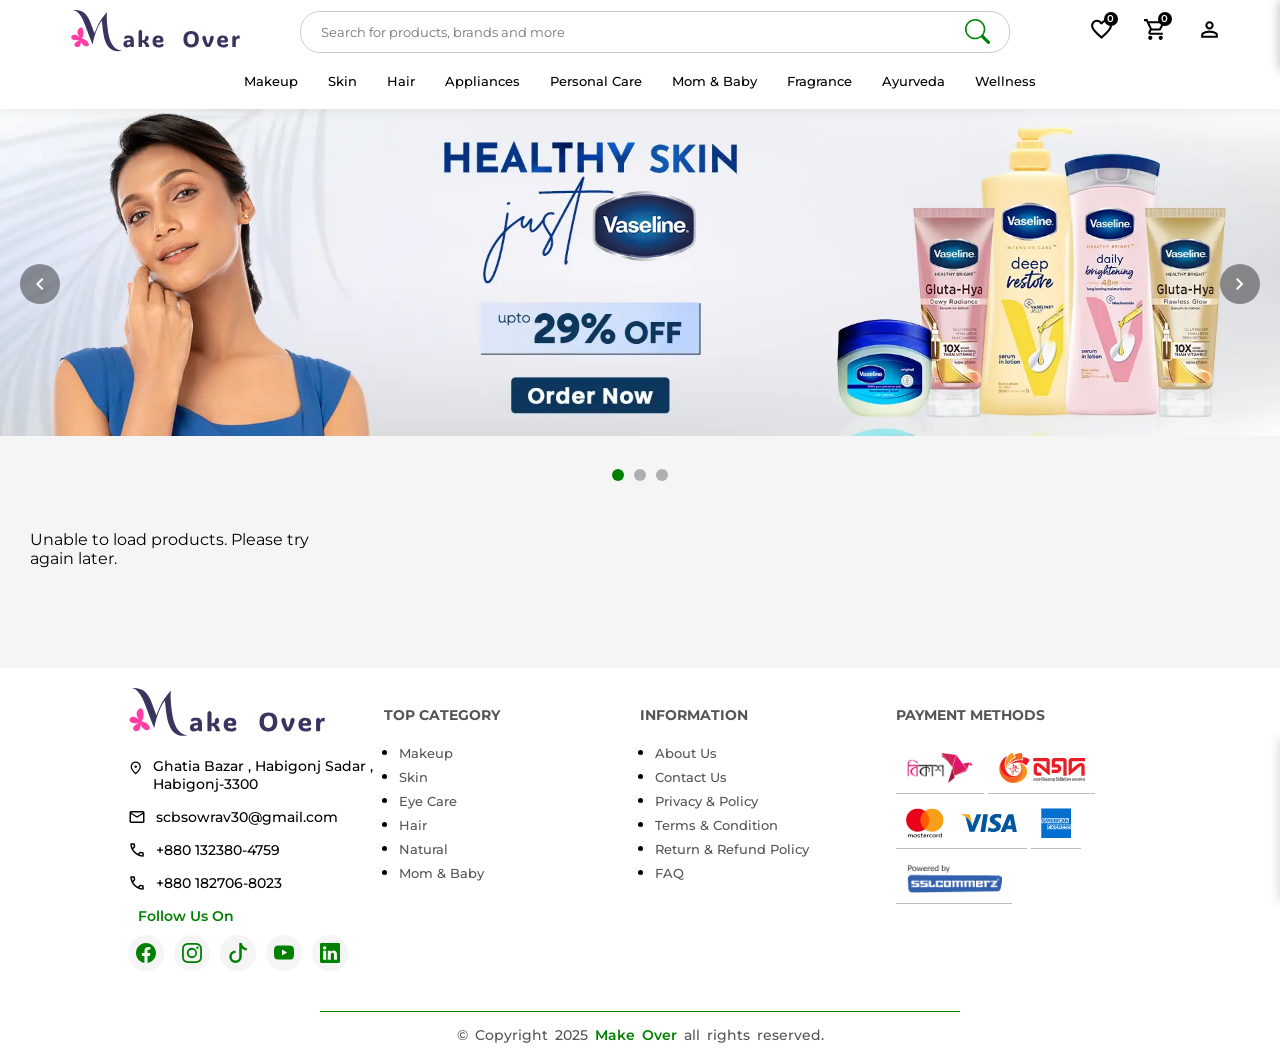
<file: Make-Over/index.html>
<!DOCTYPE html>
<html lang="en">

<head>
    <meta charset="UTF-8">
    <meta name="viewport" content="width=device-width, initial-scale=1.0">
    <title>Make Over</title>
    <link rel="icon" type="image/png" href="/assets/images/Group 2.png" sizes="16x16">
    <link rel="stylesheet" href="./styles/style.css">
    <link rel="stylesheet" href="../font.css">
    <link rel="stylesheet" href="./styles/responsive.css">
    <script src="./js/api.js"></script>
    <script src="./js/auth.js"></script>
    <script src="./js/products.js"></script>
</head>

<body>
    <section class="navbar" id="navbar">
        <div class="container">
            <div class="logo">
                <img src="/assets/svg/Group 4 (1).svg" alt="Make Over" title="Make Over">
            </div>
            <div class="searchbox">
                <input type="search" id="searchbox" placeholder="Search for products, brands and more">
                <svg xmlns="http://www.w3.org/2000/svg" width="16" height="16" fill="currentColor" class="bi bi-search"
                    viewBox="0 0 16 16">
                    <path
                        d="M11.742 10.344a6.5 6.5 0 1 0-1.397 1.398h-.001q.044.06.098.115l3.85 3.85a1 1 0 0 0 1.415-1.414l-3.85-3.85a1 1 0 0 0-.115-.1zM12 6.5a5.5 5.5 0 1 1-11 0 5.5 5.5 0 0 1 11 0" />
                </svg>
            </div>
            <div class="menu">
                <ul>
                    <li class="wish-icon" id="wishList">
                        <svg xmlns="http://www.w3.org/2000/svg" height="24px" viewBox="0 -960 960 960" width="24px"
                            fill="currentColor">
                            <path
                                d="m480-120-58-52q-101-91-167-157T150-447.5Q111-500 95.5-544T80-634q0-94 63-157t157-63q52 0 99 22t81 62q34-40 81-62t99-22q94 0 157 63t63 157q0 46-15.5 90T810-447.5Q771-395 705-329T538-172l-58 52Zm0-108q96-86 158-147.5t98-107q36-45.5 50-81t14-70.5q0-60-40-100t-100-40q-47 0-87 26.5T518-680h-76q-15-41-55-67.5T300-774q-60 0-100 40t-40 100q0 35 14 70.5t50 81q36 45.5 98 107T480-228Zm0-273Z" />
                        </svg>
                        <span class="wishList-count" id="wishlistCount">0</span>
                    </li>
                    <li class="cart-icon" id="cartIcon">
                        <svg xmlns="http://www.w3.org/2000/svg" height="24px" viewBox="0 -960 960 960" width="24px"
                            fill="currentColor">
                            <path
                                d="M280-80q-33 0-56.5-23.5T200-160q0-33 23.5-56.5T280-240q33 0 56.5 23.5T360-160q0 33-23.5 56.5T280-80Zm400 0q-33 0-56.5-23.5T600-160q0-33 23.5-56.5T680-240q33 0 56.5 23.5T760-160q0 33-23.5 56.5T680-80ZM246-720l96 200h280l110-200H246Zm-38-80h590q23 0 35 20.5t1 41.5L692-482q-11 20-29.5 31T622-440H324l-44 80h480v80H280q-45 0-68-39.5t-2-78.5l54-98-144-304H40v-80h130l38 80Zm134 280h280-280Z" />
                        </svg>
                        <span class="carry-conunt" id="carryConunt">0</span>
                    </li>
                    <li class="profile-icon" id="profileIcon">
                        <svg xmlns="http://www.w3.org/2000/svg" height="24px" viewBox="0 -960 960 960" width="24px"
                            fill="currentColor">
                            <path
                                d="M480-480q-66 0-113-47t-47-113q0-66 47-113t113-47q66 0 113 47t47 113q0 66-47 113t-113 47ZM160-160v-112q0-34 17.5-62.5T224-378q62-31 126-46.5T480-440q66 0 130 15.5T736-378q29 15 46.5 43.5T800-272v112H160Zm80-80h480v-32q0-11-5.5-20T700-306q-54-27-109-40.5T480-360q-56 0-111 13.5T260-306q-9 5-14.5 14t-5.5 20v32Zm240-320q33 0 56.5-23.5T560-640q0-33-23.5-56.5T480-720q-33 0-56.5 23.5T400-640q0 33 23.5 56.5T480-560Zm0-80Zm0 400Z" />
                        </svg>
                    </li>

                </ul>
            </div>
        </div>
        <div class="category" id="category">
            <div class="category-box">
                <div class="category-list">Makeup</div>
                <div class="dorpdown-box">
                    <ul>
                        <li>Face</li>
                        <li>Face Primer</li>
                        <li>Concealer</li>
                        <li>Foundation</li>
                        <li>Compact & Pressed Powder</li>
                        <li>Contour</li>
                        <li>Loose Powder</li>
                        <li>Blush</li>
                        <li>Bronzer</li>
                        <li>Tinted Moisturizer</li>
                        <li>BB & CC cream</li>
                        <li>Highlighters</li>
                        <li>Makeup Remover</li>
                        <li>Setting Spray</li>
                        <li>Face Pallete</li>
                    </ul>
                    <ul>
                        <li>Eyes</li>
                        <li>Kajal</li>
                        <li>Eyeliner</li>
                        <li>Mascara</li>
                        <li>Eye Shadow</li>
                        <li>Eye Brow Enhancers</li>
                        <li>Eye Primer</li>
                        <li>False Eyelashes</li>
                        <li>Eye Makeup Remover</li>
                        <li>Under Eye Concealer</li>
                    </ul>
                    <ul>
                        <li>Lips</li>
                        <li>Lipstick</li>
                        <li>Liquid Lipsticks</li>
                        <li>Lip Crayon</li>
                        <li>Lip Gloss</li>
                        <li>Lip Liner</li>
                        <li>Lip Plumper</li>
                        <li>Lip Stain</li>
                        <li>Lip Balm</li>
                        <li>Lip Exfoliator</li>
                    </ul>
                    <ul>
                        <li>Nails</li>
                    </ul>
                    <ul>
                        <li>Brushes & Tools</li>
                    </ul>

                </div>
            </div>
            <div class="category-box">
                <div class="category-list">Skin</div>
                <div class="dorpdown-box">
                    <ul>
                        <li>Skin</li>
                        <li>Face Primer</li>
                        <li>Concealer</li>
                        <li>Foundation</li>
                        <li>Compact & Pressed Powder</li>
                        <li>Contour</li>
                        <li>Loose Powder</li>
                        <li>Blush</li>
                        <li>Bronzer</li>
                        <li>Tinted Moisturizer</li>
                        <li>BB & CC cream</li>
                        <li>Highlighters</li>
                        <li>Makeup Remover</li>
                        <li>Setting Spray</li>
                        <li>Face Pallete</li>
                    </ul>
                    <ul>
                        <li>Eyes</li>
                        <li>Kajal</li>
                        <li>Eyeliner</li>
                        <li>Mascara</li>
                        <li>Eye Shadow</li>
                        <li>Eye Brow Enhancers</li>
                        <li>Eye Primer</li>
                        <li>False Eyelashes</li>
                        <li>Eye Makeup Remover</li>
                        <li>Under Eye Concealer</li>
                    </ul>
                    <ul>
                        <li>Lips</li>
                        <li>Lipstick</li>
                        <li>Liquid Lipsticks</li>
                        <li>Lip Crayon</li>
                        <li>Lip Gloss</li>
                        <li>Lip Liner</li>
                        <li>Lip Plumper</li>
                        <li>Lip Stain</li>
                        <li>Lip Balm</li>
                        <li>Lip Exfoliator</li>
                    </ul>
                    <ul>
                        <li>Nails</li>
                    </ul>
                    <ul>
                        <li>Brushes & Tools</li>
                    </ul>

                </div>
            </div>
            <div class="category-box">
                <div class="category-list">Hair</div>
                <div class="dorpdown-box">
                    <ul>
                        <li>Face</li>
                        <li>Face Primer</li>
                        <li>Concealer</li>
                        <li>Foundation</li>
                        <li>Compact & Pressed Powder</li>
                        <li>Contour</li>
                        <li>Loose Powder</li>
                        <li>Blush</li>
                        <li>Bronzer</li>
                        <li>Tinted Moisturizer</li>
                        <li>BB & CC cream</li>
                        <li>Highlighters</li>
                        <li>Makeup Remover</li>
                        <li>Setting Spray</li>
                        <li>Face Pallete</li>
                    </ul>
                </div>
            </div>
            <div class="category-box">
                <div class="category-list">Appliances</div>
                <div class="dorpdown-box">
                    <ul>
                        <li>Face</li>
                        <li>Face Primer</li>
                        <li>Concealer</li>
                        <li>Foundation</li>
                        <li>Compact & Pressed Powder</li>
                        <li>Contour</li>
                        <li>Loose Powder</li>
                        <li>Blush</li>
                        <li>Bronzer</li>
                        <li>Tinted Moisturizer</li>
                        <li>BB & CC cream</li>
                        <li>Highlighters</li>
                        <li>Makeup Remover</li>
                        <li>Setting Spray</li>
                        <li>Face Pallete</li>
                    </ul>
                    <ul>
                        <li>Eyes</li>
                        <li>Kajal</li>
                        <li>Eyeliner</li>
                        <li>Mascara</li>
                        <li>Eye Shadow</li>
                        <li>Eye Brow Enhancers</li>
                        <li>Eye Primer</li>
                        <li>False Eyelashes</li>
                        <li>Eye Makeup Remover</li>
                        <li>Under Eye Concealer</li>
                    </ul>
                    <ul>
                        <li>Lips</li>
                        <li>Lipstick</li>
                        <li>Liquid Lipsticks</li>
                        <li>Lip Crayon</li>
                        <li>Lip Gloss</li>
                        <li>Lip Liner</li>
                        <li>Lip Plumper</li>
                        <li>Lip Stain</li>
                        <li>Lip Balm</li>
                        <li>Lip Exfoliator</li>
                    </ul>
                    <ul>
                        <li>Nails</li>
                    </ul>
                    <ul>
                        <li>Brushes & Tools</li>
                    </ul>

                </div>
            </div>
            <div class="category-box">
                <div class="category-list">Personal Care</div>
            </div>
            <div class="category-box">
                <div class="category-list">Mom & Baby</div>
            </div>
            <div class="category-box">
                <div class="category-list">Fragrance</div>
            </div>
            <div class="category-box">
                <div class="category-list">Ayurveda</div>
            </div>
            <div class="category-box">
                <div class="category-list">Wellness</div>
                <div class="dorpdown-box">
                    <ul>
                        <li>Face</li>
                        <li>Face Primer</li>
                        <li>Concealer</li>
                        <li>Foundation</li>
                        <li>Compact & Pressed Powder</li>
                        <li>Contour</li>
                        <li>Loose Powder</li>
                        <li>Blush</li>
                        <li>Bronzer</li>
                        <li>Tinted Moisturizer</li>
                        <li>BB & CC cream</li>
                        <li>Highlighters</li>
                        <li>Makeup Remover</li>
                        <li>Setting Spray</li>
                        <li>Face Pallete</li>
                    </ul>
                    <ul>
                        <li>Eyes</li>
                        <li>Kajal</li>
                        <li>Eyeliner</li>
                        <li>Mascara</li>
                        <li>Eye Shadow</li>
                        <li>Eye Brow Enhancers</li>
                        <li>Eye Primer</li>
                        <li>False Eyelashes</li>
                        <li>Eye Makeup Remover</li>
                        <li>Under Eye Concealer</li>
                    </ul>
                </div>
            </div>
        </div>
    </section>
    <div class="slide-show" id="slide-show">

        <!-- WISHLIST CONT START -->
        <div class="wishlist-container" id="wishListBox">
            <div class="wishlist-header">
                <h2>Wishlist</h2>
                <span class="close-wishlist" id="closeWishlist">
                    <svg xmlns="http://www.w3.org/2000/svg" width="16" height="16" fill="currentColor" class="bi bi-x"
                        viewBox="0 0 16 16">
                        <path
                            d="M4.646 4.646a.5.5 0 0 1 .708 0L8 7.293l2.646-2.647a.5.5 0 0 1 .708.708L8.707 8l2.647 2.646a.5.5 0 0 1-.708.708L8 8.707l-2.646 2.647a.5.5 0 0 1-.708-.708L7.293 8 4.646 5.354a.5.5 0 0 1 0-.708" />
                    </svg>
                </span>
            </div>
            <div class="wishlist-body">
                <!-- the wishlist items will stre in there -->
            </div>
            <div class="wishlist-action-btn">
                <button>Remove All</button>
                <button>Add All To Cart</button>
            </div>

        </div>
        <!-- WISHLIST CONT END -->

        <!-- CART CONT START -->
        <div class="cart-container" id="cartBox">
            <div class="cart-header">
                <h2>Shopping cart</h2>
                <span class="close-cart" id="closeCart">
                    <svg xmlns="http://www.w3.org/2000/svg" width="16" height="16" fill="currentColor" class="bi bi-x"
                        viewBox="0 0 16 16">
                        <path
                            d="M4.646 4.646a.5.5 0 0 1 .708 0L8 7.293l2.646-2.647a.5.5 0 0 1 .708.708L8.707 8l2.647 2.646a.5.5 0 0 1-.708.708L8 8.707l-2.646 2.647a.5.5 0 0 1-.708-.708L7.293 8 4.646 5.354a.5.5 0 0 1 0-.708" />
                    </svg>
                </span>
            </div>
            <div class="cart-body">
                <!-- the cart items will store in there -->
            </div>
            <div class="cart-footer">
                <div class="cart-subtotal">
                    <span>Subtotal : </span>
                    <span id="cartSubtotal">৳. 0.00</span>
                </div>
                <div class="cart-action-btn">
                    <button>VIEW CART</button>
                    <button>CHECKOUT</button>
                </div>
            </div>
        </div>
        <!-- CART CONT END -->

        <!-- MENU CONT START -->
        <div class="menu-container" id="mobileCategoryBox">
            <div class="menu-header">
                <h2>Category</h2>
                <span class="close-menu" id="closeMenu">
                    <svg xmlns="http://www.w3.org/2000/svg" width="16" height="16" fill="currentColor" class="bi bi-x"
                        viewBox="0 0 16 16">
                        <path
                            d="M4.646 4.646a.5.5 0 0 1 .708 0L8 7.293l2.646-2.647a.5.5 0 0 1 .708.708L8.707 8l2.647 2.646a.5.5 0 0 1-.708.708L8 8.707l-2.646 2.647a.5.5 0 0 1-.708-.708L7.293 8 4.646 5.354a.5.5 0 0 1 0-.708" />
                    </svg>
                </span>
            </div>
        </div>
        <!-- MENU CONT END -->
    </div>

    <main>
        <section class="hero">
            <div class="slides">
                <div class="slide active">
                    <div class="content">
                        <!-- <h1>Welcome to My Portfolio</h1>
                        <p>Explore my projects and skills</p> -->
                        <img src="/assets/images/slide-1.webp" alt="">
                    </div>
                </div>
                <div class="slide">
                    <div class="content">
                        <img src="/assets/images/slide-2.webp" alt="">
                    </div>
                </div>
                <div class="slide">
                    <div class="content">
                        <img src="/assets/images/slide-3.webp" alt="">
                    </div>
                </div>
            </div>

            <!-- Navigation arrows -->
            <button class="prev">
                <svg xmlns="http://www.w3.org/2000/svg" height="24px" viewBox="0 -960 960 960" width="24px"
                    fill="currentcolor">
                    <path d="M560-240 320-480l240-240 56 56-184 184 184 184-56 56Z" />
                </svg>
            </button>
            <button class="next">
                <svg xmlns="http://www.w3.org/2000/svg" height="24px" viewBox="0 -960 960 960" width="24px"
                    fill="currentcolor">
                    <path d="M504-480 320-664l56-56 240 240-240 240-56-56 184-184Z" />
                </svg>
            </button>

            <!-- Dots for slide indicators -->
            <div class="dots"></div>
        </section>

        <div class="product-container" id="productContainer">
            <!-- Products will be dynamically inserted here -->
        </div>
        <div class="cart-message" id="cartMessage"></div>
    </main>

    <footer class="footer" id="footer">
        <div class="footer-top">
            <div class="contacts">
                <div class="logo">
                    <img src="/assets/svg/Group 4 (1).svg" alt="">
                </div>
                <div class="contact-box">
                    <svg xmlns="http://www.w3.org/2000/svg" height="24px" viewBox="0 -960 960 960" width="24px"
                        fill="currentcolor">
                        <path
                            d="M480-480q33 0 56.5-23.5T560-560q0-33-23.5-56.5T480-640q-33 0-56.5 23.5T400-560q0 33 23.5 56.5T480-480Zm0 294q122-112 181-203.5T720-552q0-109-69.5-178.5T480-800q-101 0-170.5 69.5T240-552q0 71 59 162.5T480-186Zm0 106Q319-217 239.5-334.5T160-552q0-150 96.5-239T480-880q127 0 223.5 89T800-552q0 100-79.5 217.5T480-80Zm0-480Z" />
                    </svg>
                    <span>Ghatia Bazar , Habigonj Sadar , Habigonj-3300</span>
                </div>
                <a href="mailto:scbsowrav30@gmail.com">
                    <svg xmlns="http://www.w3.org/2000/svg" height="24px" viewBox="0 -960 960 960" width="24px"
                        fill="currentcolor">
                        <path
                            d="M160-160q-33 0-56.5-23.5T80-240v-480q0-33 23.5-56.5T160-800h640q33 0 56.5 23.5T880-720v480q0 33-23.5 56.5T800-160H160Zm320-280L160-640v400h640v-400L480-440Zm0-80 320-200H160l320 200ZM160-640v-80 480-400Z" />
                    </svg>
                    <span>scbsowrav30@gmail.com</span>
                </a>
                <a href="tel:8801323804759">
                    <svg xmlns="http://www.w3.org/2000/svg" height="24px" viewBox="0 -960 960 960" width="24px"
                        fill="currentcolor">
                        <path
                            d="M798-120q-125 0-247-54.5T329-329Q229-429 174.5-551T120-798q0-18 12-30t30-12h162q14 0 25 9.5t13 22.5l26 140q2 16-1 27t-11 19l-97 98q20 37 47.5 71.5T387-386q31 31 65 57.5t72 48.5l94-94q9-9 23.5-13.5T670-390l138 28q14 4 23 14.5t9 23.5v162q0 18-12 30t-30 12ZM241-600l66-66-17-94h-89q5 41 14 81t26 79Zm358 358q39 17 79.5 27t81.5 13v-88l-94-19-67 67ZM241-600Zm358 358Z" />
                    </svg>
                    <span>+880 132380-4759</span>
                </a>
                <a href="tel:8801827068023">
                    <svg xmlns="http://www.w3.org/2000/svg" height="24px" viewBox="0 -960 960 960" width="24px"
                        fill="currentcolor">
                        <path
                            d="M798-120q-125 0-247-54.5T329-329Q229-429 174.5-551T120-798q0-18 12-30t30-12h162q14 0 25 9.5t13 22.5l26 140q2 16-1 27t-11 19l-97 98q20 37 47.5 71.5T387-386q31 31 65 57.5t72 48.5l94-94q9-9 23.5-13.5T670-390l138 28q14 4 23 14.5t9 23.5v162q0 18-12 30t-30 12ZM241-600l66-66-17-94h-89q5 41 14 81t26 79Zm358 358q39 17 79.5 27t81.5 13v-88l-94-19-67 67ZM241-600Zm358 358Z" />
                    </svg>
                    <span>+880 182706-8023</span>
                </a>
                <div class="social-box">
                    <h5>Follow Us On</h5>
                    <div class="social-medias">
                        <a href="https://www.facebook.com/profile.php?id=61575778544004" target="_blank">
                            <svg xmlns="http://www.w3.org/2000/svg" width="16" height="16" fill="currentColor"
                                class="bi bi-facebook" viewBox="0 0 16 16">
                                <path
                                    d="M16 8.049c0-4.446-3.582-8.05-8-8.05C3.58 0-.002 3.603-.002 8.05c0 4.017 2.926 7.347 6.75 7.951v-5.625h-2.03V8.05H6.75V6.275c0-2.017 1.195-3.131 3.022-3.131.876 0 1.791.157 1.791.157v1.98h-1.009c-.993 0-1.303.621-1.303 1.258v1.51h2.218l-.354 2.326H9.25V16c3.824-.604 6.75-3.934 6.75-7.951" />
                            </svg>
                        </a>
                        <a href="https://www.instagram.com/sowrav_59/" target="_blank">
                            <svg xmlns="http://www.w3.org/2000/svg" width="16" height="16" fill="currentColor"
                                class="bi bi-instagram" viewBox="0 0 16 16">
                                <path
                                    d="M8 0C5.829 0 5.556.01 4.703.048 3.85.088 3.269.222 2.76.42a3.9 3.9 0 0 0-1.417.923A3.9 3.9 0 0 0 .42 2.76C.222 3.268.087 3.85.048 4.7.01 5.555 0 5.827 0 8.001c0 2.172.01 2.444.048 3.297.04.852.174 1.433.372 1.942.205.526.478.972.923 1.417.444.445.89.719 1.416.923.51.198 1.09.333 1.942.372C5.555 15.99 5.827 16 8 16s2.444-.01 3.298-.048c.851-.04 1.434-.174 1.943-.372a3.9 3.9 0 0 0 1.416-.923c.445-.445.718-.891.923-1.417.197-.509.332-1.09.372-1.942C15.99 10.445 16 10.173 16 8s-.01-2.445-.048-3.299c-.04-.851-.175-1.433-.372-1.941a3.9 3.9 0 0 0-.923-1.417A3.9 3.9 0 0 0 13.24.42c-.51-.198-1.092-.333-1.943-.372C10.443.01 10.172 0 7.998 0zm-.717 1.442h.718c2.136 0 2.389.007 3.232.046.78.035 1.204.166 1.486.275.373.145.64.319.92.599s.453.546.598.92c.11.281.24.705.275 1.485.039.843.047 1.096.047 3.231s-.008 2.389-.047 3.232c-.035.78-.166 1.203-.275 1.485a2.5 2.5 0 0 1-.599.919c-.28.28-.546.453-.92.598-.28.11-.704.24-1.485.276-.843.038-1.096.047-3.232.047s-2.39-.009-3.233-.047c-.78-.036-1.203-.166-1.485-.276a2.5 2.5 0 0 1-.92-.598 2.5 2.5 0 0 1-.6-.92c-.109-.281-.24-.705-.275-1.485-.038-.843-.046-1.096-.046-3.233s.008-2.388.046-3.231c.036-.78.166-1.204.276-1.486.145-.373.319-.64.599-.92s.546-.453.92-.598c.282-.11.705-.24 1.485-.276.738-.034 1.024-.044 2.515-.045zm4.988 1.328a.96.96 0 1 0 0 1.92.96.96 0 0 0 0-1.92m-4.27 1.122a4.109 4.109 0 1 0 0 8.217 4.109 4.109 0 0 0 0-8.217m0 1.441a2.667 2.667 0 1 1 0 5.334 2.667 2.667 0 0 1 0-5.334" />
                            </svg>
                        </a>
                        <a href="#" target="_blank">
                            <svg xmlns="http://www.w3.org/2000/svg" width="16" height="16" fill="currentColor"
                                class="bi bi-tiktok" viewBox="0 0 16 16">
                                <path
                                    d="M9 0h1.98c.144.715.54 1.617 1.235 2.512C12.895 3.389 13.797 4 15 4v2c-1.753 0-3.07-.814-4-1.829V11a5 5 0 1 1-5-5v2a3 3 0 1 0 3 3z" />
                            </svg>
                        </a>
                        <a href="#" target="_blank">
                            <svg xmlns="http://www.w3.org/2000/svg" width="16" height="16" fill="currentColor"
                                class="bi bi-youtube" viewBox="0 0 16 16">
                                <path
                                    d="M8.051 1.999h.089c.822.003 4.987.033 6.11.335a2.01 2.01 0 0 1 1.415 1.42c.101.38.172.883.22 1.402l.01.104.022.26.008.104c.065.914.073 1.77.074 1.957v.075c-.001.194-.01 1.108-.082 2.06l-.008.105-.009.104c-.05.572-.124 1.14-.235 1.558a2.01 2.01 0 0 1-1.415 1.42c-1.16.312-5.569.334-6.18.335h-.142c-.309 0-1.587-.006-2.927-.052l-.17-.006-.087-.004-.171-.007-.171-.007c-1.11-.049-2.167-.128-2.654-.26a2.01 2.01 0 0 1-1.415-1.419c-.111-.417-.185-.986-.235-1.558L.09 9.82l-.008-.104A31 31 0 0 1 0 7.68v-.123c.002-.215.01-.958.064-1.778l.007-.103.003-.052.008-.104.022-.26.01-.104c.048-.519.119-1.023.22-1.402a2.01 2.01 0 0 1 1.415-1.42c.487-.13 1.544-.21 2.654-.26l.17-.007.172-.006.086-.003.171-.007A100 100 0 0 1 7.858 2zM6.4 5.209v4.818l4.157-2.408z" />
                            </svg>
                        </a>
                        <a href="#" target="_blank">
                            <svg xmlns="http://www.w3.org/2000/svg" width="16" height="16" fill="currentColor"
                                class="bi bi-linkedin" viewBox="0 0 16 16">
                                <path
                                    d="M0 1.146C0 .513.526 0 1.175 0h13.65C15.474 0 16 .513 16 1.146v13.708c0 .633-.526 1.146-1.175 1.146H1.175C.526 16 0 15.487 0 14.854zm4.943 12.248V6.169H2.542v7.225zm-1.2-8.212c.837 0 1.358-.554 1.358-1.248-.015-.709-.52-1.248-1.342-1.248S2.4 3.226 2.4 3.934c0 .694.521 1.248 1.327 1.248zm4.908 8.212V9.359c0-.216.016-.432.08-.586.173-.431.568-.878 1.232-.878.869 0 1.216.662 1.216 1.634v3.865h2.401V9.25c0-2.22-1.184-3.252-2.764-3.252-1.274 0-1.845.7-2.165 1.193v.025h-.016l.016-.025V6.169h-2.4c.03.678 0 7.225 0 7.225z" />
                            </svg>
                        </a>
                    </div>
                </div>
            </div>

            <div class="folink-box">
                <h4>TOP CATEGORY</h4>
                <ul>
                    <li><a href="#">Makeup</a></li>
                    <li><a href="#">Skin</a></li>
                    <li><a href="#">Eye Care</a></li>
                    <li><a href="#">Hair</a></li>
                    <li><a href="#">Natural</a></li>
                    <li><a href="#">Mom & Baby</a></li>
                </ul>
            </div>
            <!-- <div class="folink-box">
                <h4>QUICK LINKS</h4>
                <ul>
                    <li><a href="#">My Account</a></li>
                    <li><a href="#">My Cart</a></li>
                    <li><a href="#">Wishlist</a></li>
                    <li><a href="#">Treak Order</a></li>
                    <li><a href="#">Sitemap</a></li>
                </ul>
            </div> -->
            <div class="folink-box">
                <h4>INFORMATION</h4>
                <ul>
                    <li><a href="#">About Us</a></li>
                    <li><a href="#">Contact Us</a></li>
                    <li><a href="#">Privacy & Policy</a></li>
                    <li><a href="#">Terms & Condition</a></li>
                    <li><a href="#">Return & Refund Policy</a></li>
                    <li><a href="#">FAQ</a></li>
                </ul>
            </div>
            <div class="folink-box">
                <h4>PAYMENT METHODS</h4>
                <img src="/assets/images/bkash_logo.webp" alt="bkash">
                <img src="/assets/images/nagad_logo.webp" alt="nagad">
                <img src="/assets/images/credit_debit_card.svg" alt="credit_debit_card">
                <img src="/assets/images/american_express_logo.webp" alt="american_express_logo">
                <img src="/assets/images/ssl-logo.webp" alt="ssl-logo">
            </div>
        </div>
        <div class="footer-bottom">
            <div class="fline"></div>
            <div class="copyright">
                <p>© Copyright 2025 <a href="index.html">Make Over</a> all rights
                    reserved.</p>
            </div>
        </div>
    </footer>
    <div class="bottom-bar" id="bottomBar">
        <a href="index.html">
            <svg xmlns="http://www.w3.org/2000/svg" height="24px" viewBox="0 -960 960 960" width="24px" fill="#000000">
                <path
                    d="M240-200h120v-240h240v240h120v-360L480-740 240-560v360Zm-80 80v-480l320-240 320 240v480H520v-240h-80v240H160Zm320-350Z" />
            </svg>
            <span>Home</span>
        </a>
        <div id="mobileCategoryBtn">
            <svg xmlns="http://www.w3.org/2000/svg" height="24px" viewBox="0 -960 960 960" width="24px"
                fill="currentColor">
                <path
                    d="M520-600v-240h320v240H520ZM120-440v-400h320v400H120Zm400 320v-400h320v400H520Zm-400 0v-240h320v240H120Zm80-400h160v-240H200v240Zm400 320h160v-240H600v240Zm0-480h160v-80H600v80ZM200-200h160v-80H200v80Zm160-320Zm240-160Zm0 240ZM360-280Z" />
            </svg>
            <span>Category</span>
        </div>
        <a href="#">
            <svg xmlns="http://www.w3.org/2000/svg" height="24px" viewBox="0 -960 960 960" width="24px"
                fill="currentColor">
                <path
                    d="M480-480q-66 0-113-47t-47-113q0-66 47-113t113-47q66 0 113 47t47 113q0 66-47 113t-113 47ZM160-160v-112q0-34 17.5-62.5T224-378q62-31 126-46.5T480-440q66 0 130 15.5T736-378q29 15 46.5 43.5T800-272v112H160Zm80-80h480v-32q0-11-5.5-20T700-306q-54-27-109-40.5T480-360q-56 0-111 13.5T260-306q-9 5-14.5 14t-5.5 20v32Zm240-320q33 0 56.5-23.5T560-640q0-33-23.5-56.5T480-720q-33 0-56.5 23.5T400-640q0 33 23.5 56.5T480-560Zm0-80Zm0 400Z" />
            </svg>
            <span>Profile</span>
        </a>
    </div>
    <div class="overlay" id="overlay"></div>


    <script src="https://cdn.jsdelivr.net/npm/gsap@3.14.1/dist/gsap.min.js"></script>
    <script src="/Make-Over/js/script.js"></script>
    <script src="/Make-Over/js/details.js"></script>

</body>

</html>
</file>
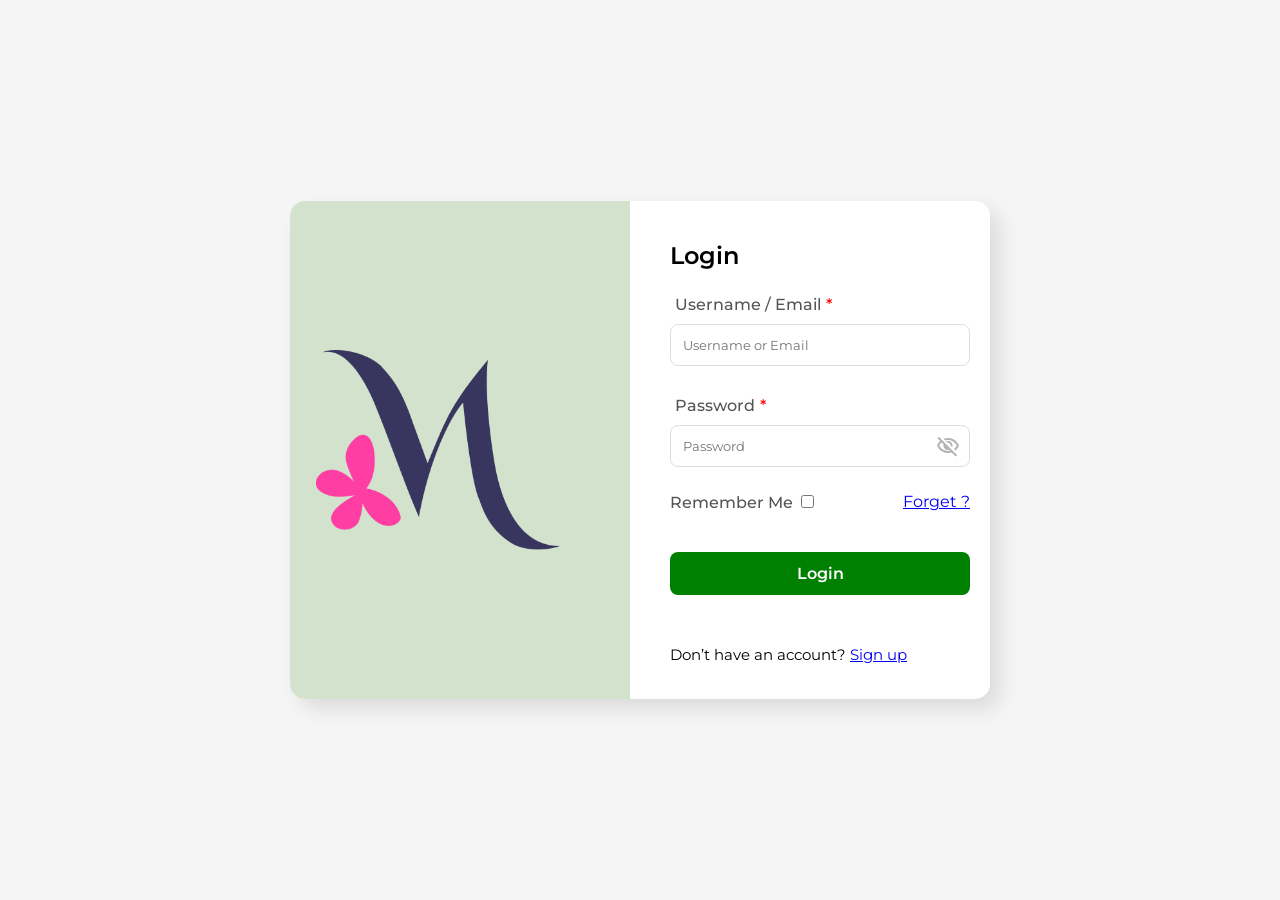
<file: admin/pages/adminlogin.html>
<!DOCTYPE html>
<html lang="en">

<head>
    <meta charset="UTF-8">
    <meta name="viewport" content="width=device-width, initial-scale=1.0">
    <title>admin Panel | Make Over</title>
    <link rel="icon" type="image/png" href="/assets/images/Group 2.png" sizes="16x16">
    <link rel="stylesheet" href="/admin/author.css">
    <link rel="stylesheet" href="/font.css">
</head>

<body>
    <div class="login-container">
        <div class="login-box">
            <div class="logo">
                <img src="/assets/images/logo.png" alt="">
            </div>
            <div class="login-body">
                <h2>Login</h2>
                <form id="loginForm">
                    <div class="form-group">
                        <label for="username">Username / Email</label>
                        <input type="text" id="username" placeholder="Username or Email" required />
                        <span id="mailEmptyError"></span>
                    </div>
                    <div class="form-group">
                        <label for="password">Password</label>
                        <input type="password" id="password" placeholder="Password" required />
                        <button>
                            <svg xmlns="http://www.w3.org/2000/svg" height="24px" viewBox="0 -960 960 960" width="24px"
                                fill="currentColor">
                                <path
                                    d="m644-428-58-58q9-47-27-88t-93-32l-58-58q17-8 34.5-12t37.5-4q75 0 127.5 52.5T660-500q0 20-4 37.5T644-428Zm128 126-58-56q38-29 67.5-63.5T832-500q-50-101-143.5-160.5T480-720q-29 0-57 4t-55 12l-62-62q41-17 84-25.5t90-8.5q151 0 269 83.5T920-500q-23 59-60.5 109.5T772-302Zm20 246L624-222q-35 11-70.5 16.5T480-200q-151 0-269-83.5T40-500q21-53 53-98.5t73-81.5L56-792l56-56 736 736-56 56ZM222-624q-29 26-53 57t-41 67q50 101 143.5 160.5T480-280q20 0 39-2.5t39-5.5l-36-38q-11 3-21 4.5t-21 1.5q-75 0-127.5-52.5T300-500q0-11 1.5-21t4.5-21l-84-82Zm319 93Zm-151 75Z" />
                            </svg>
                        </button>
                    </div>
                    <div class="form-group checkbox">
                        <div class="cb-box">
                            <label for="rememberMe">Remember Me</label>
                            <input type="checkbox" id="rememberMe">
                        </div>
                        <a href="#">Forget ?</a>
                    </div>
                    <button type="submit">Login</button>
                </form>
                <p id="message">
                    <span id="messageIcon"></span>
                    <span id="messageText"></span>
                </p>
                <p class="switch">Don’t have an account? <a href="adminsignup.html">Sign up</a></p>
            </div>
        </div>




        <script src="/admin/js/adminlogin.js"></script>
</body>

</html>
</file>
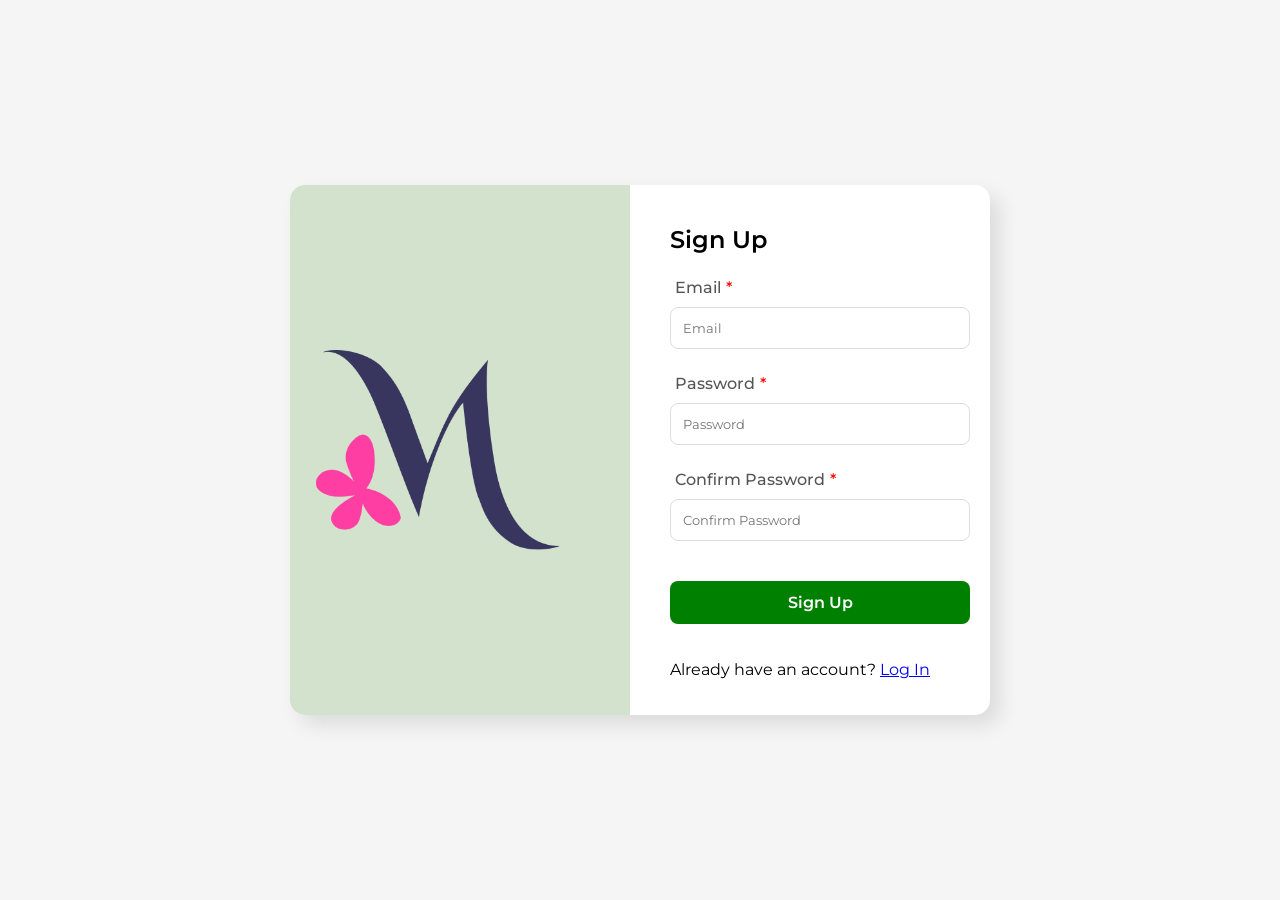
<file: admin/pages/adminsignup.html>
<!DOCTYPE html>
<html lang="en">

<head>
    <meta charset="UTF-8" />
    <meta name="viewport" content="width=device-width, initial-scale=1.0" />
    <title>Sign Up</title>
    <link rel="icon" type="image/png" href="/assets/images/Group 2.png" sizes="16x16">
    <link rel="stylesheet" href="/admin/author.css">
    <link rel="stylesheet" href="/font.css">
</head>

<body>
    <div class="login-container">

        <div class="signup-box">
            <div class="logo">
                <img src="/assets/images/logo.png" alt="">
            </div>
            <div class="signup-body">
                <h2>Sign Up</h2>
                <form id="signupForm">
                    <!-- <div class="new-from-group">
                        <label for="newUsername">User Name</label>
                        <input type="text" id="newUsername" placeholder="Username" required />
                    </div> -->
                    <div class="new-from-group">
                        <label for="newEmail">Email</label>
                        <input type="email" id="newEmail" placeholder="Email" required />
                    </div>
                    <div class="new-from-group">
                        <label for="newPassword">Password</label>
                        <input type="password" id="newPassword" placeholder="Password" required />
                    </div>
                    <div class="new-from-group">
                        <label for="newPasswordConfirm">Confirm Password</label>
                        <input type="password" id="newPasswordConfirm" placeholder="Confirm Password" required />
                    </div>
                    <button type="submit">Sign Up</button>
                </form>
                <p id="signupMessage"></p>
                <p class="switch">Already have an account? <a href="/admin/pages/adminlogin.html">Log In</a></p>
            </div>
        </div>
    </div>
    <script src="/admin/js/adminsignup.js"></script>
</body>

</html>
</file>
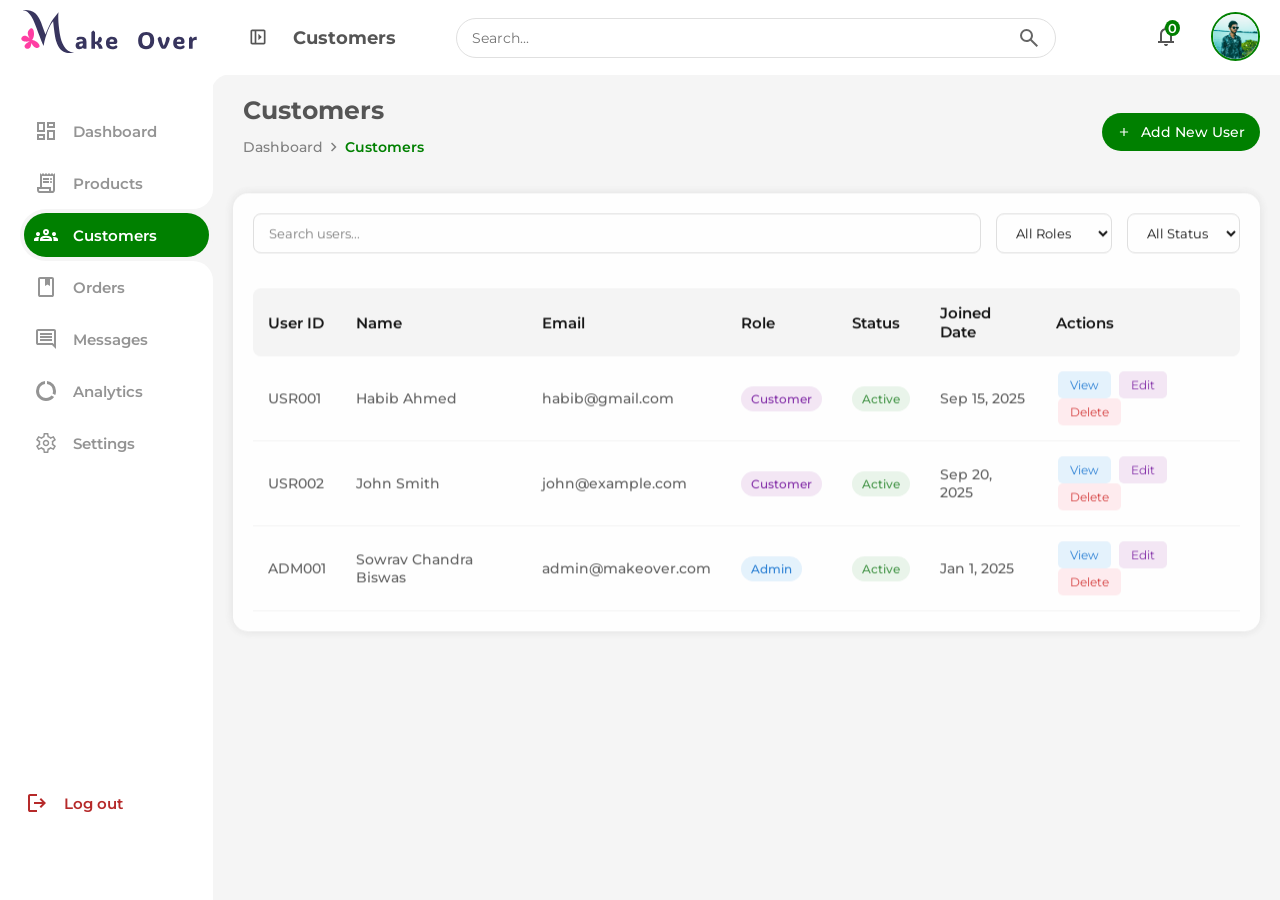
<file: admin/pages/customers.html>
<!DOCTYPE html>
<html lang="en">

<head>
    <meta charset="UTF-8">
    <meta name="viewport" content="width=device-width, initial-scale=1.0">
    <title>Users | Admin Panel</title>
    <link rel="icon" type="image/png" href="/assets/images/Group 2.png" sizes="16x16">
    <link rel="stylesheet" href="../admin.css">
    <link rel="stylesheet" href="../pages.css">
    <link rel="stylesheet" href="/font.css">
</head>

<body>
    <section class="admin-panel">
        <aside class="sidebar" id="sidebar">
            <!-- Sidebar content will be dynamically loaded -->
        </aside>

        <section class="main">
            <nav class="navbar" id="navbar">
                <!-- Navbar content will be dynamically loaded -->
            </nav>

            <main class="main-container">
                <div class="head-title">
                    <div class="left">
                        <h1>Customers</h1>
                        <ul class="breadcrumb">
                            <li><a href="/admin/pages/dashboard.html">Dashboard</a></li>
                            <li><svg xmlns="http://www.w3.org/2000/svg" height="24px" viewBox="0 -960 960 960"
                                    width="24px" fill="currentColor">
                                    <path d="M504-480 320-664l56-56 240 240-240 240-56-56 184-184Z" />
                                </svg></li>
                            <li><a href="#" class="active">Customers</a></li>
                        </ul>
                    </div>
                    <button class="add-btn" onclick="openAddUserModal()">
                        <svg xmlns="http://www.w3.org/2000/svg" height="24px" viewBox="0 -960 960 960" width="24px"
                            fill="currentColor">
                            <path d="M440-440H200v-80h240v-240h80v240h240v80H520v240h-80v-240Z" />
                        </svg>
                        Add New User</button>
                </div>

                <div class="users-container">
                    <div class="users-header">
                        <div class="search-filter">
                            <input type="search" id="userSearch" placeholder="Search users...">
                            <select id="roleFilter">
                                <option value="">All Roles</option>
                                <option value="admin">Admin</option>
                                <option value="customer">Customer</option>
                                <option value="vendor">Vendor</option>
                            </select>
                            <select id="statusFilter">
                                <option value="">All Status</option>
                                <option value="active">Active</option>
                                <option value="inactive">Inactive</option>
                                <option value="blocked">Blocked</option>
                            </select>
                        </div>
                    </div>

                    <div class="users-table">
                        <table>
                            <thead>
                                <tr>
                                    <th>User ID</th>
                                    <th>Name</th>
                                    <th>Email</th>
                                    <th>Role</th>
                                    <th>Status</th>
                                    <th>Joined Date</th>
                                    <th>Actions</th>
                                </tr>
                            </thead>
                            <tbody id="usersTableBody">
                                <!-- Users will be dynamically loaded here -->
                            </tbody>
                        </table>
                    </div>
                </div>

                <!-- Add/Edit User Modal -->
                <div class="modal" id="userModal">
                    <div class="modal-content">
                        <div class="modal-header">
                            <h2 id="modalTitle">Add New User</h2>
                            <button class="close-modal">&times;</button>
                        </div>
                        <div class="modal-body">
                            <form id="userForm">
                                <div class="form-group">
                                    <label for="userName">Full Name</label>
                                    <input type="text" id="userName" required>
                                </div>
                                <div class="form-group">
                                    <label for="userEmail">Email</label>
                                    <input type="email" id="userEmail" required>
                                </div>
                                <div class="form-group">
                                    <label for="userRole">Role</label>
                                    <select id="userRole" required>
                                        <option value="customer">Customer</option>
                                        <option value="admin">Admin</option>
                                        <option value="vendor">Vendor</option>
                                    </select>
                                </div>
                                <div class="form-group">
                                    <label for="userStatus">Status</label>
                                    <select id="userStatus" required>
                                        <option value="active">Active</option>
                                        <option value="inactive">Inactive</option>
                                        <option value="blocked">Blocked</option>
                                    </select>
                                </div>
                                <div class="form-group">
                                    <label for="userPassword">Password</label>
                                    <input type="password" id="userPassword" required>
                                </div>
                                <div class="form-actions">
                                    <button type="submit" class="save-btn">Save User</button>
                                    <button type="button" class="cancel-btn" onclick="closeUserModal()">Cancel</button>
                                </div>
                            </form>
                        </div>
                    </div>
                </div>

                <!-- User Details Modal -->
                <div class="modal" id="userDetailsModal">
                    <div class="modal-content">
                        <div class="modal-header">
                            <h2>User Details</h2>
                            <button class="close-modal">&times;</button>
                        </div>
                        <div class="modal-body">
                            <div id="userDetails">
                                <!-- User details will be loaded here -->
                            </div>
                        </div>
                    </div>
                </div>
            </main>
        </section>
    </section>


    <script src="https://cdn.jsdelivr.net/npm/gsap@3.14.1/dist/gsap.min.js"></script>
    <script src="../js/common.js"></script>
    <script src="../js/users.js"></script>
    <script src="/admin/js/notifications.js"></script>
</body>

</html>
</file>
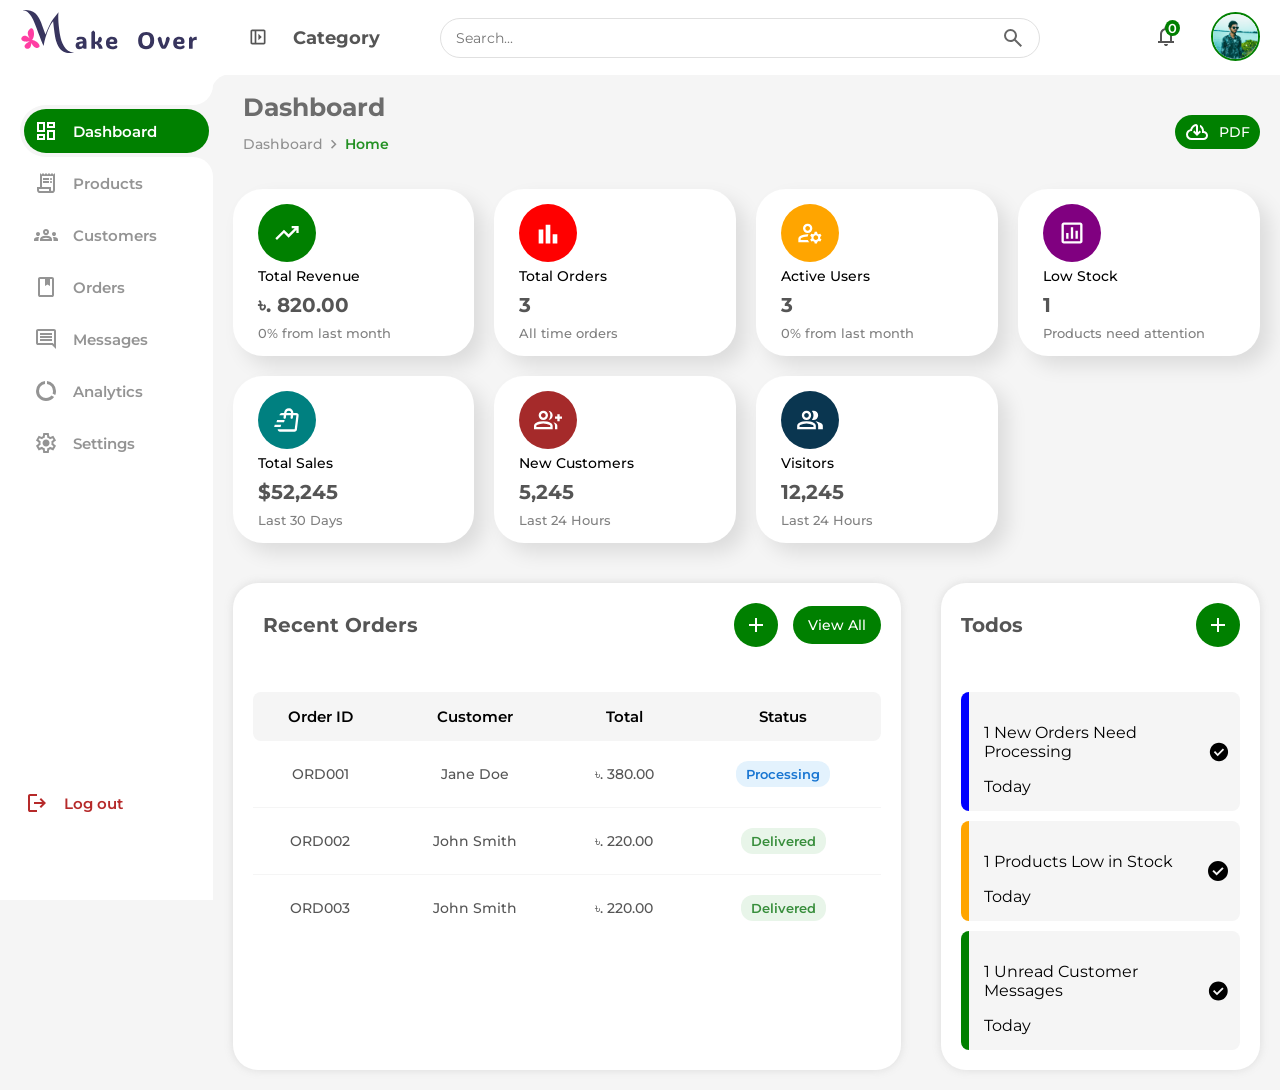
<file: admin/pages/dashboard.html>
<!DOCTYPE html>
<html lang="en">

<head>
    <meta charset="UTF-8">
    <meta name="viewport" content="width=device-width, initial-scale=1.0">
    <title>Admin panel | Make Over</title>
    <link rel="icon" type="image/png" href="/assets/images/Group 2.png" sizes="16x16">
    <link rel="stylesheet" href="/admin/admin.css">
    <link rel="stylesheet" href="/admin/modal.css">
    <link rel="stylesheet" href="/font.css">
</head>

<body>
    <section class="admin-panel">
        <!-- SIDE BAR START -->
        <aside class="sidebar" id="sidebar">
            <div class="logo">
                <img src="/assets/svg/Group 4 (1).svg" alt="">
            </div>
            <div class="action-btn">
                <div class="btn active">
                    <a href="/admin/pages/dashboard.html">
                        <svg xmlns="http://www.w3.org/2000/svg" height="24px" viewBox="0 -960 960 960" width="24px"
                            fill="currentColor">
                            <path
                                d="M520-600v-240h320v240H520ZM120-440v-400h320v400H120Zm400 320v-400h320v400H520Zm-400 0v-240h320v240H120Zm80-400h160v-240H200v240Zm400 320h160v-240H600v240Zm0-480h160v-80H600v80ZM200-200h160v-80H200v80Zm160-320Zm240-160Zm0 240ZM360-280Z" />
                        </svg>
                        <span>Dashboard</span>
                    </a>
                </div>
                <div class="btn">
                    <a href="/admin/pages/products.html">
                        <svg xmlns="http://www.w3.org/2000/svg" height="24px" viewBox="0 -960 960 960" width="24px"
                            fill="currentColor">
                            <path
                                d="M240-80q-50 0-85-35t-35-85v-120h120v-560l60 60 60-60 60 60 60-60 60 60 60-60 60 60 60-60 60 60 60-60v680q0 50-35 85t-85 35H240Zm480-80q17 0 28.5-11.5T760-200v-560H320v440h360v120q0 17 11.5 28.5T720-160ZM360-600v-80h240v80H360Zm0 120v-80h240v80H360Zm320-120q-17 0-28.5-11.5T640-640q0-17 11.5-28.5T680-680q17 0 28.5 11.5T720-640q0 17-11.5 28.5T680-600Zm0 120q-17 0-28.5-11.5T640-520q0-17 11.5-28.5T680-560q17 0 28.5 11.5T720-520q0 17-11.5 28.5T680-480ZM240-160h360v-80H200v40q0 17 11.5 28.5T240-160Zm-40 0v-80 80Z" />
                        </svg>
                        <span>Products</span>
                    </a>
                </div>
                <div class="btn">
                    <a href="/admin/pages/customers.html">
                        <svg xmlns="http://www.w3.org/2000/svg" height="24px" viewBox="0 -960 960 960" width="24px"
                            fill="currentColor">
                            <path
                                d="M0-240v-63q0-43 44-70t116-27q13 0 25 .5t23 2.5q-14 21-21 44t-7 48v65H0Zm240 0v-65q0-32 17.5-58.5T307-410q32-20 76.5-30t96.5-10q53 0 97.5 10t76.5 30q32 20 49 46.5t17 58.5v65H240Zm540 0v-65q0-26-6.5-49T754-397q11-2 22.5-2.5t23.5-.5q72 0 116 26.5t44 70.5v63H780Zm-455-80h311q-10-20-55.5-35T480-370q-55 0-100.5 15T325-320ZM160-440q-33 0-56.5-23.5T80-520q0-34 23.5-57t56.5-23q34 0 57 23t23 57q0 33-23 56.5T160-440Zm640 0q-33 0-56.5-23.5T720-520q0-34 23.5-57t56.5-23q34 0 57 23t23 57q0 33-23 56.5T800-440Zm-320-40q-50 0-85-35t-35-85q0-51 35-85.5t85-34.5q51 0 85.5 34.5T600-600q0 50-34.5 85T480-480Zm0-80q17 0 28.5-11.5T520-600q0-17-11.5-28.5T480-640q-17 0-28.5 11.5T440-600q0 17 11.5 28.5T480-560Zm1 240Zm-1-280Z" />
                        </svg>
                        <span>Customers</span>
                    </a>
                </div>
                <div class="btn">
                    <a href="/admin/pages/orders.html">
                        <svg xmlns="http://www.w3.org/2000/svg" height="24px" viewBox="0 -960 960 960" width="24px"
                            fill="currentColor">
                            <path
                                d="M240-80q-33 0-56.5-23.5T160-160v-640q0-33 23.5-56.5T240-880h480q33 0 56.5 23.5T800-800v640q0 33-23.5 56.5T720-80H240Zm0-80h480v-640h-80v280l-100-60-100 60v-280H240v640Zm0 0v-640 640Zm200-360 100-60 100 60-100-60-100 60Z" />
                        </svg>
                        <span>Orders</span>
                    </a>
                </div>
                <div class="btn">
                    <a href="/admin/pages/messages.html">
                        <svg xmlns="http://www.w3.org/2000/svg" height="24px" viewBox="0 -960 960 960" width="24px"
                            fill="currentColor">
                            <path d=" M240-400h480v-80H240v80Zm0-120h480v-80H240v80Zm0-120h480v-80H240v80ZM880-80
                            720-240H160q-33 0-56.5-23.5T80-320v-480q0-33 23.5-56.5T160-880h640q33 0 56.5
                            23.5T880-800v720ZM160-320h594l46 45v-525H160v480Zm0 0v-480 480Z" />
                        </svg>
                        <span>Messages</span>
                    </a>
                </div>
                <div class="btn">
                    <a href="/admin/pages/analytics.html">
                        <svg xmlns="http://www.w3.org/2000/svg" height="24px" viewBox="0 -960 960 960" width="24px"
                            fill="currentColor">
                            <path
                                d="M480-80q-83 0-156-31.5t-127-86Q143-252 111.5-325T80-480q0-157 104-270t256-128v120q-103 14-171.5 92.5T200-480q0 116 82 198t198 82q66 0 123.5-28t96.5-76l104 60q-54 75-139 119.5T480-80Zm366-238-104-60q9-24 13.5-49.5T760-480q0-107-68.5-185.5T520-758v-120q152 15 256 128t104 270q0 44-8 85t-26 77Z" />
                        </svg>
                        <span>Analytics</span>
                    </a>
                </div>
                <!-- <div class="btn">
                    <a href="/admin/pages/reports.html">
                        <svg xmlns="http://www.w3.org/2000/svg" height="24px" viewBox="0 -960 960 960" width="24px"
                            fill="currentColor">
                            <path
                                d="M480-280q17 0 28.5-11.5T520-320q0-17-11.5-28.5T480-360q-17 0-28.5 11.5T440-320q0 17 11.5 28.5T480-280Zm-40-160h80v-240h-80v240Zm40 360q-83 0-156-31.5T197-197q-54-54-85.5-127T80-480q0-83 31.5-156T197-763q54-54 127-85.5T480-880q83 0 156 31.5T763-763q54 54 85.5 127T880-480q0 83-31.5 156T763-197q-54 54-127 85.5T480-80Zm0-80q134 0 227-93t93-227q0-134-93-227t-227-93q-134 0-227 93t-93 227q0 134 93 227t227 93Zm0-320Z" />
                        </svg>
                        <span>Reports</span>
                    </a>
                </div> -->
                <div class="btn">
                    <a href="/admin/pages/settings.html">
                        <svg xmlns="http://www.w3.org/2000/svg" height="24px" viewBox="0 -960 960 960" width="24px"
                            fill="currentColor">
                            <path
                                d="m370-80-16-128q-13-5-24.5-12T307-235l-119 50L78-375l103-78q-1-7-1-13.5v-27q0-6.5 1-13.5L78-585l110-190 119 50q11-8 23-15t24-12l16-128h220l16 128q13 5 24.5 12t22.5 15l119-50 110 190-103 78q1 7 1 13.5v27q0 6.5-2 13.5l103 78-110 190-118-50q-11 8-23 15t-24 12L590-80H370Zm70-80h79l14-106q31-8 57.5-23.5T639-327l99 41 39-68-86-65q5-14 7-29.5t2-31.5q0-16-2-31.5t-7-29.5l86-65-39-68-99 42q-22-23-48.5-38.5T533-694l-13-106h-79l-14 106q-31 8-57.5 23.5T321-633l-99-41-39 68 86 64q-5 15-7 30t-2 32q0 16 2 31t7 30l-86 65 39 68 99-42q22 23 48.5 38.5T427-266l13 106Zm42-180q58 0 99-41t41-99q0-58-41-99t-99-41q-59 0-99.5 41T342-480q0 58 40.5 99t99.5 41Zm-2-140Z" />
                        </svg>
                        <span>Settings</span>
                    </a>
                </div>
            </div>
            <div class="logout-btn">
                <div class="btn">
                    <button id="logOutBtn">
                        <svg xmlns=" http://www.w3.org/2000/svg" height="24px" viewBox="0 -960 960 960" width="24px"
                            fill="currentColor">
                            <path
                                d="M200-120q-33 0-56.5-23.5T120-200v-560q0-33 23.5-56.5T200-840h280v80H200v560h280v80H200Zm440-160-55-58 102-102H360v-80h327L585-622l55-58 200 200-200 200Z" />
                        </svg>
                        <span>Log out</span>
                    </button>
                </div>
            </div>
        </aside>
        <!-- SIDE BAR END -->
        <section class="main">
            <!-- NAVBAR START -->
            <nav class="navbar" id="navbar">
                <div class=" nav-left">
                    <button class="menu-icon">
                        <svg xmlns="http://www.w3.org/2000/svg" height="24px" viewBox="0 -960 960 960" width="24px"
                            fill="currentcolor">
                            <path
                                d="M500-640v320l160-160-160-160ZM200-120q-33 0-56.5-23.5T120-200v-560q0-33 23.5-56.5T200-840h560q33 0 56.5 23.5T840-760v560q0 33-23.5 56.5T760-120H200Zm120-80v-560H200v560h120Zm80 0h360v-560H400v560Zm-80 0H200h120Z" />
                        </svg>
                    </button>
                    <h2 class="hadding">Category</h2>
                </div>
                <div class="search-box">
                    <input type="search" id="searchInput" placeholder="Search...">
                    <svg xmlns="http://www.w3.org/2000/svg" height="24px" viewBox="0 -960 960 960" width="24px"
                        fill="currentColor">
                        <path
                            d="M784-120 532-372q-30 24-69 38t-83 14q-109 0-184.5-75.5T120-580q0-109 75.5-184.5T380-840q109 0 184.5 75.5T640-580q0 44-14 83t-38 69l252 252-56 56ZM380-400q75 0 127.5-52.5T560-580q0-75-52.5-127.5T380-760q-75 0-127.5 52.5T200-580q0 75 52.5 127.5T380-400Z" />
                    </svg>
                </div>
                <div class="nav-right">
                    <div class="nav-notification">
                        <button id="notificationBtn">
                            <svg xmlns="http://www.w3.org/2000/svg" height="24px" viewBox="0 -960 960 960" width="24px"
                                fill="currentColor">
                                <path
                                    d="M160-200v-80h80v-280q0-83 50-147.5T420-792v-28q0-25 17.5-42.5T480-880q25 0 42.5 17.5T540-820v28q80 20 130 84.5T720-560v280h80v80H160Zm320-300Zm0 420q-33 0-56.5-23.5T400-160h160q0 33-23.5 56.5T480-80ZM320-280h320v-280q0-66-47-113t-113-47q-66 0-113 47t-47 113v280Z" />
                            </svg>
                            <span class="notif-count">0</span>
                        </button>
                        <div class="nav-notification-dropdown" id="notificationDropdown">
                            <!-- Notifications will be dynamically added here -->
                        </div>
                    </div>
                    <div class="profile-box">
                        <button class="profile-img" id="profileBtn">
                            <img src="/assets/images/profile pic.jpg" alt="profile picture" id="profileImg">
                        </button>

                        <div class="admin-profile" id="adminProfile">
                            <div class="profile-header">
                                <div class="profile-img">
                                    <img src="/assets/images/profile pic.jpg" alt="">
                                </div>
                                <div class="name-role">
                                    <span class="name">Sowrav Chandra Biswas</span>
                                    <span class="role">Admin</span>
                                </div>
                            </div>
                            <div class="profile-option">
                                <button>
                                    <svg xmlns="http://www.w3.org/2000/svg" height="24px" viewBox="0 -960 960 960"
                                        width="24px" fill="currentColor">
                                        <path
                                            d="M480-480q-66 0-113-47t-47-113q0-66 47-113t113-47q66 0 113 47t47 113q0 66-47 113t-113 47ZM160-160v-112q0-34 17.5-62.5T224-378q62-31 126-46.5T480-440q66 0 130 15.5T736-378q29 15 46.5 43.5T800-272v112H160Zm80-80h480v-32q0-11-5.5-20T700-306q-54-27-109-40.5T480-360q-56 0-111 13.5T260-306q-9 5-14.5 14t-5.5 20v32Zm240-320q33 0 56.5-23.5T560-640q0-33-23.5-56.5T480-720q-33 0-56.5 23.5T400-640q0 33 23.5 56.5T480-560Zm0-80Zm0 400Z" />
                                    </svg>
                                    <span>My Account</span>
                                </button>
                                <button>
                                    <svg xmlns="http://www.w3.org/2000/svg" height="24px" viewBox="0 -960 960 960"
                                        width="24px" fill="currentColor">
                                        <path
                                            d="m370-80-16-128q-13-5-24.5-12T307-235l-119 50L78-375l103-78q-1-7-1-13.5v-27q0-6.5 1-13.5L78-585l110-190 119 50q11-8 23-15t24-12l16-128h220l16 128q13 5 24.5 12t22.5 15l119-50 110 190-103 78q1 7 1 13.5v27q0 6.5-2 13.5l103 78-110 190-118-50q-11 8-23 15t-24 12L590-80H370Zm70-80h79l14-106q31-8 57.5-23.5T639-327l99 41 39-68-86-65q5-14 7-29.5t2-31.5q0-16-2-31.5t-7-29.5l86-65-39-68-99 42q-22-23-48.5-38.5T533-694l-13-106h-79l-14 106q-31 8-57.5 23.5T321-633l-99-41-39 68 86 64q-5 15-7 30t-2 32q0 16 2 31t7 30l-86 65 39 68 99-42q22 23 48.5 38.5T427-266l13 106Zm42-180q58 0 99-41t41-99q0-58-41-99t-99-41q-59 0-99.5 41T342-480q0 58 40.5 99t99.5 41Zm-2-140Z" />
                                    </svg>
                                    <span>Settings</span>
                                </button>
                                <button id="logOutBtn">
                                    <svg xmlns=" http://www.w3.org/2000/svg" height="24px" viewBox="0 -960 960 960"
                                        width="24px" fill="currentColor">
                                        <path
                                            d="M200-120q-33 0-56.5-23.5T120-200v-560q0-33 23.5-56.5T200-840h280v80H200v560h280v80H200Zm440-160-55-58 102-102H360v-80h327L585-622l55-58 200 200-200 200Z" />
                                    </svg>
                                    <span>Log out</span>
                                </button>
                            </div>
                        </div>
                    </div>
                </div>

            </nav>
            <!-- NAVBAR END -->
            <main class="main-container">
                <!-- DASHBOARD START -->
                <div class="head-title">
                    <div class="left">
                        <h1>Dashboard</h1>
                        <ul class="breadcrumb">
                            <li>
                                <a href="#">Dashboard</a>
                            </li>
                            <li>
                                <svg xmlns="http://www.w3.org/2000/svg" height="24px" viewBox="0 -960 960 960"
                                    width="24px" fill="currentColor">
                                    <path d="M504-480 320-664l56-56 240 240-240 240-56-56 184-184Z" />
                                </svg>
                            </li>
                            <li>
                                <a href="#" class="active">Home</a>
                            </li>
                        </ul>
                    </div>
                    <a href="#" class="download-btn" id="printPdf">
                        <svg xmlns="http://www.w3.org/2000/svg" height="24px" viewBox="0 -960 960 960" width="24px"
                            fill="currentColor">
                            <path
                                d="M260-160q-91 0-155.5-63T40-377q0-78 47-139t123-78q17-72 85-137t145-65q33 0 56.5 23.5T520-716v242l64-62 56 56-160 160-160-160 56-56 64 62v-242q-76 14-118 73.5T280-520h-20q-58 0-99 41t-41 99q0 58 41 99t99 41h480q42 0 71-29t29-71q0-42-29-71t-71-29h-60v-80q0-48-22-89.5T600-680v-93q74 35 117 103.5T760-520q69 8 114.5 59.5T920-340q0 75-52.5 127.5T740-160H260Zm220-358Z" />
                        </svg>
                        <span class="text">PDF</span>
                    </a>
                </div>

                <ul class="box-info">
                    <li>
                        <div class="info-left">
                            <div class="info-img">
                                <svg xmlns="http://www.w3.org/2000/svg" height="24px" viewBox="0 -960 960 960"
                                    width="24px" fill="currentColor">
                                    <path
                                        d="m136-240-56-56 296-298 160 160 208-206H640v-80h240v240h-80v-104L536-320 376-480 136-240Z" />
                                </svg>
                            </div>
                            <p>Total Revenue</p>
                            <span class="text">
                                <h3>৳. 0.00</h3>
                                <p>0% from last month</p>
                            </span>
                        </div>
                        <div class="info-rigth revenue-chart"></div>
                    </li>
                    <li>
                        <div class="info-left">
                            <div class="info-img">
                                <svg xmlns="http://www.w3.org/2000/svg" height="24px" viewBox="0 -960 960 960"
                                    width="24px" fill="currentColor">
                                    <path
                                        d="M160-120v-480h160v480H160Zm240 0v-640h160v640H400Zm240 0v-320h160v320H640Z" />
                                </svg>
                            </div>
                            <p>Total Orders</p>
                            <span class="text">
                                <h3>0</h3>
                                <p>All time orders</p>
                            </span>
                        </div>
                        <div class="info-rigth orders-chart"></div>
                    </li>
                    <li>
                        <div class="info-left">
                            <div class="info-img">
                                <svg xmlns="http://www.w3.org/2000/svg" height="24px" viewBox="0 -960 960 960"
                                    width="24px" fill="currentColor">
                                    <path
                                        d="M400-480q-66 0-113-47t-47-113q0-66 47-113t113-47q66 0 113 47t47 113q0 66-47 113t-113 47ZM80-160v-112q0-33 17-62t47-44q51-26 115-44t141-18h14q6 0 12 2-8 18-13.5 37.5T404-360h-4q-71 0-127.5 15.5T180-306q-9 5-14.5 14t-5.5 20v32h244q10 21 23 39t29 35H80Zm560 40-12-60q-12-5-22.5-10.5T584-204l-58 18-40-68 46-40q-2-14-2-26t2-26l-46-40 40-68 58 18q11-8 21.5-13.5T628-460l12-60h80l12 60q12 5 22.5 10.5T776-436l58-18 40 68-46 40q2 14 2 26t-2 26l46 40-40 68-58-18q-11 8-21.5 13.5T732-180l-12 60h-80Zm40-120q33 0 56.5-23.5T760-320q0-33-23.5-56.5T680-400q-33 0-56.5 23.5T600-320q0 33 23.5 56.5T680-240ZM400-560q33 0 56.5-23.5T480-640q0-33-23.5-56.5T400-720q-33 0-56.5 23.5T320-640q0 33 23.5 56.5T400-560Zm0-80Zm12 400Z" />
                                </svg>
                            </div>
                            <p>Active Users</p>
                            <span class="text">
                                <h3>0</h3>
                                <p>0% from last month</p>
                            </span>
                        </div>
                        <div class="info-rigth users-chart"></div>
                    </li>
                    <li>
                        <div class="info-left">
                            <div class="info-img">
                                <svg xmlns="http://www.w3.org/2000/svg" height="24px" viewBox="0 -960 960 960"
                                    width="24px" fill="currentColor">
                                    <path
                                        d="M280-280h80v-200h-80v200Zm160 0h80v-400h-80v400Zm160 0h80v-280h-80v280ZM200-120q-33 0-56.5-23.5T120-200v-560q0-33 23.5-56.5T200-840h560q33 0 56.5 23.5T840-760v560q0 33-23.5 56.5T760-120H200Zm0-80h560v-560H200v560Zm0-560v560-560Z" />
                                </svg>
                            </div>
                            <p>Low Stock</p>
                            <span class="text">
                                <h3>0</h3>
                                <p>Products need attention</p>
                            </span>
                        </div>
                        <div class="info-rigth stock-chart"></div>
                    </li>
                    <li>
                        <div class="info-left">
                            <div class="info-img">
                                <svg xmlns="http://www.w3.org/2000/svg" height="24px" viewBox="0 -960 960 960"
                                    width="24px" fill="currentColor">
                                    <path
                                        d="m40-240 20-80h220l-20 80H40Zm80-160 20-80h260l-20 80H120Zm623 240 20-160 29-240 10-79-59 479ZM240-80q-33 0-56.5-23.5T160-160h583l59-479H692l-11 85q-2 17-15 26.5t-30 7.5q-17-2-26.5-14.5T602-564l9-75H452l-11 84q-2 17-15 27t-30 8q-17-2-27-15t-8-30l9-74H220q4-34 26-57.5t54-23.5h80q8-75 51.5-117.5T550-880q64 0 106.5 47.5T698-720h102q36 1 60 28t19 63l-60 480q-4 30-26.5 49.5T740-80H240Zm220-640h159q1-33-22.5-56.5T540-800q-35 0-55.5 21.5T460-720Z" />
                                </svg>
                            </div>
                            <p>Total Sales</p>
                            <span class="text">
                                <h3>$52,245</h3>
                                <p>Last 30 Days</p>
                            </span>
                        </div>
                        <div class="info-rigth"></div>
                    </li>
                    <li>
                        <div class="info-left">
                            <div class="info-img">
                                <svg xmlns="http://www.w3.org/2000/svg" height="24px" viewBox="0 -960 960 960"
                                    width="24px" fill="currentColor">
                                    <path
                                        d="M500-482q29-32 44.5-73t15.5-85q0-44-15.5-85T500-798q60 8 100 53t40 105q0 60-40 105t-100 53Zm220 322v-120q0-36-16-68.5T662-406q51 18 94.5 46.5T800-280v120h-80Zm80-280v-80h-80v-80h80v-80h80v80h80v80h-80v80h-80Zm-480-40q-66 0-113-47t-47-113q0-66 47-113t113-47q66 0 113 47t47 113q0 66-47 113t-113 47ZM0-160v-112q0-34 17.5-62.5T64-378q62-31 126-46.5T320-440q66 0 130 15.5T576-378q29 15 46.5 43.5T640-272v112H0Zm320-400q33 0 56.5-23.5T400-640q0-33-23.5-56.5T320-720q-33 0-56.5 23.5T240-640q0 33 23.5 56.5T320-560ZM80-240h480v-32q0-11-5.5-20T540-306q-54-27-109-40.5T320-360q-56 0-111 13.5T100-306q-9 5-14.5 14T80-272v32Zm240-400Zm0 400Z" />
                                </svg>
                            </div>
                            <p>New Customers</p>
                            <span class="text">
                                <h3>5,245</h3>
                                <p>Last 24 Hours</p>
                            </span>
                        </div>
                        <div class="info-rigth"></div>
                    </li>
                    <li>
                        <div class="info-left">
                            <div class="info-img">
                                <svg xmlns="http://www.w3.org/2000/svg" height="24px" viewBox="0 -960 960 960"
                                    width="24px" fill="currentColor">
                                    <path d=" M40-160v-112q0-34 17.5-62.5T104-378q62-31 126-46.5T360-440q66 0 130 15.5T616-378q29
                            15 46.5 43.5T680-272v112H40Zm720 0v-120q0-44-24.5-84.5T666-434q51 6 96 20.5t84 35.5q36 20 55
                            44.5t19 53.5v120H760ZM360-480q-66 0-113-47t-47-113q0-66 47-113t113-47q66 0 113 47t47 113q0
                            66-47 113t-113 47Zm400-160q0 66-47 113t-113 47q-11 0-28-2.5t-28-5.5q27-32
                            41.5-71t14.5-81q0-42-14.5-81T544-792q14-5 28-6.5t28-1.5q66 0 113 47t47
                            113ZM120-240h480v-32q0-11-5.5-20T580-306q-54-27-109-40.5T360-360q-56 0-111 13.5T140-306q-9
                            5-14.5 14t-5.5 20v32Zm240-320q33 0 56.5-23.5T440-640q0-33-23.5-56.5T360-720q-33 0-56.5
                            23.5T280-640q0 33 23.5 56.5T360-560Zm0 320Zm0-400Z" />
                                </svg>
                            </div>
                            <p>Visitors</p>
                            <span class="text">
                                <h3>12,245</h3>
                                <p>Last 24 Hours</p>
                            </span>
                        </div>
                        <div class="info-rigth"></div>
                    </li>
                </ul>

                <div class="tables-data">
                    <div class="orders">
                        <div class="head">
                            <h3>Recent Orders</h3>
                            <div class="head-btn">
                                <button class="add-order-btn">
                                    <svg xmlns="http://www.w3.org/2000/svg" height="24px" viewBox="0 -960 960 960"
                                        width="24px" fill="currentColor">
                                        <path d="M440-440H200v-80h240v-240h80v240h240v80H520v240h-80v-240Z" />
                                    </svg>
                                </button>
                                <button class="view-all-orders-btn">View All</button>
                            </div>
                        </div>
                        <table>
                            <thead>
                                <tr>
                                    <th>Order ID</th>
                                    <th>Customer</th>
                                    <th>Total</th>
                                    <th>Status</th>
                                </tr>
                            </thead>
                            <tbody>
                                <!-- Order rows will be dynamically added here by JavaScript -->
                            </tbody>
                        </table>
                    </div>
                    <div class="todo">
                        <div class="head">
                            <h3>Todos</h3>
                            <div class="todo-btn">
                                <button class="add-todo-btn">
                                    <svg xmlns="http://www.w3.org/2000/svg" height="24px" viewBox="0 -960 960 960"
                                        width="24px" fill="currentColor">
                                        <path d="M440-440H200v-80h240v-240h80v240h240v80H520v240h-80v-240Z" />
                                    </svg>
                                </button>
                            </div>
                        </div>
                        <ul class="todo-list" id="todoList">
                            <!-- Todo items will be dynamically added here by JavaScript -->
                            <label>
                                <input type="checkbox">
                                <span class="text">Design new dashboard</span>
                            </label>
                            <a href="#">
                                <svg xmlns="http://www.w3.org/2000/svg" height="24px" viewBox="0 -960 960 960"
                                    width="24px" fill="currentColor">
                                    <path d="M120-120v-720h720v720H120Zm80-80h560v-560H200v560Zm80
                                    -480h400v-80H280v80Zm0 160h400v-80H280v80Zm0 160h400v-80H280v80Z" />
                                </svg>
                            </a>
                            </li>
                        </ul>
                    </div>
                </div>
                <!-- DASHBOARD END -->
            </main>
        </section>

    </section>




    <script src="https://cdn.jsdelivr.net/npm/gsap@3.14.1/dist/gsap.min.js"></script>
    <!-- Load utilities first -->
    <script src="/admin/js/utils.js"></script>

    <!-- Load core admin functionality -->
    <!-- <script src="/admin/js/admin.js"></script> -->

    <!-- Load feature-specific scripts -->
    <script src="/admin/js/search.js"></script>
    <script src="/admin/js/notifications.js"></script>

    <!-- Load page-specific script -->
    <script src="/admin/js/dashboard.js"></script>
    <script src="/admin/js/common.js"></script>


</body>

</html>
</file>
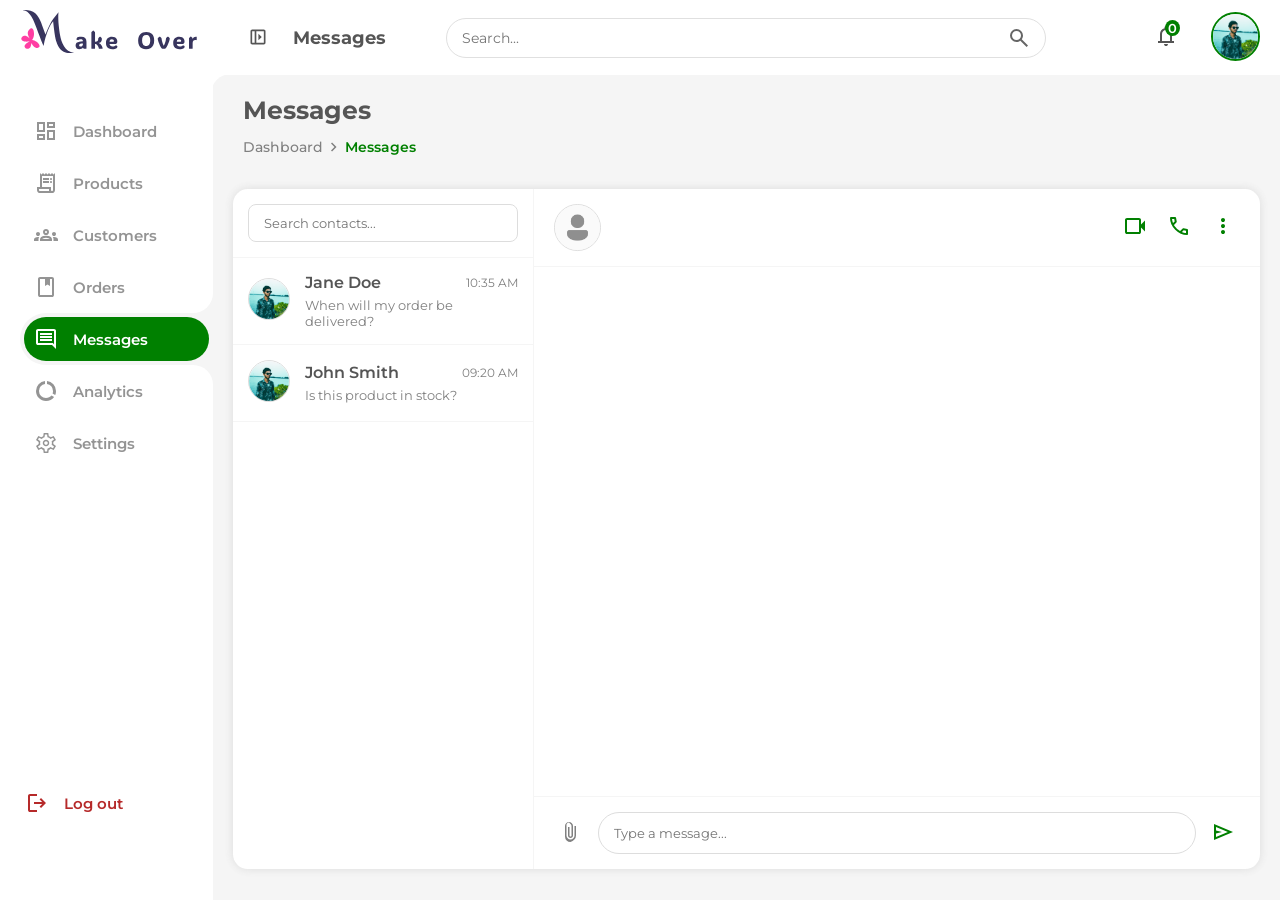
<file: admin/pages/messages.html>
<!DOCTYPE html>
<html lang="en">

<head>
    <meta charset="UTF-8">
    <meta name="viewport" content="width=device-width, initial-scale=1.0">
    <title>Messages | Admin Panel</title>
    <link rel="icon" type="image/png" href="/assets/images/Group 2.png" sizes="16x16">
    <link rel="stylesheet" href="../admin.css">
    <link rel="stylesheet" href="../pages.css">
    <link rel="stylesheet" href="/font.css">
</head>

<body>
    <section class="admin-panel">


        <!-- Include the sidebar -->
        <aside class="sidebar" id="sidebar">
            <!-- Sidebar content will be dynamically loaded -->
        </aside>
        <section class="main">
            <!-- Include the navbar -->
            <nav class="navbar" id="navbar">
                <!-- Navbar content will be dynamically loaded -->
            </nav>

            <main class="main-container">
                <div class="head-title">
                    <div class="left">
                        <h1>Messages</h1>
                        <ul>
                            <li><a href="/admin/pages/dashboard.html">Dashboard</a></li>
                            <li>
                                <svg xmlns="http://www.w3.org/2000/svg" height="24" viewBox="0 -960 960 960" width="24">
                                    <path fill="currentColor"
                                        d="M504-480 320-664l56-56 240 240-240 240-56-56 184-184Z" />
                                </svg>
                            </li>
                            <li><a href="#" class="active">Messages</a></li>
                        </ul>
                    </div>
                </div>

                <div class="chat-container">
                    <div class="chat-sidebar">
                        <div class="chat-search">
                            <input type="text" placeholder="Search contacts...">
                        </div>
                        <div class="contact-list" id="contactList">
                            <!-- Contacts will be populated by JavaScript -->
                        </div>
                    </div>
                    <div class="chat-main">
                        <div class="chat-header">
                            <div class="chat-contact-info">
                                <img src="/assets/svg/default-profile-img.png" alt="" id="activeChatImage"
                                    title="Profile Picture">
                                <div class="contact-details">
                                    <h4 id="activeChatName"></h4>
                                    <p id="activeChatStatus"></p>
                                </div>
                            </div>
                            <div class="chat-actions">
                                <button class="action-btn" title="Video Call">
                                    <svg xmlns="http://www.w3.org/2000/svg" height="24px" viewBox="0 -960 960 960"
                                        width="24px" fill="currentcolor">
                                        <path
                                            d="M160-160q-33 0-56.5-23.5T80-240v-480q0-33 23.5-56.5T160-800h480q33 0 56.5 23.5T720-720v180l160-160v440L720-420v180q0 33-23.5 56.5T640-160H160Zm0-80h480v-480H160v480Zm0 0v-480 480Z" />
                                    </svg>
                                </button>
                                <button class="action-btn" title="Voice Call">
                                    <svg xmlns="http://www.w3.org/2000/svg" height="24px" viewBox="0 -960 960 960"
                                        width="24px" fill="currentcolor">
                                        <path
                                            d="M798-120q-125 0-247-54.5T329-329Q229-429 174.5-551T120-798q0-18 12-30t30-12h162q14 0 25 9.5t13 22.5l26 140q2 16-1 27t-11 19l-97 98q20 37 47.5 71.5T387-386q31 31 65 57.5t72 48.5l94-94q9-9 23.5-13.5T670-390l138 28q14 4 23 14.5t9 23.5v162q0 18-12 30t-30 12ZM241-600l66-66-17-94h-89q5 41 14 81t26 79Zm358 358q39 17 79.5 27t81.5 13v-88l-94-19-67 67ZM241-600Zm358 358Z" />
                                    </svg>
                                </button>
                                <button class="action-btn" title="More Options">
                                    <svg xmlns="http://www.w3.org/2000/svg" height="24px" viewBox="0 -960 960 960"
                                        width="24px" fill="currentcolor">
                                        <path
                                            d="M480-160q-33 0-56.5-23.5T400-240q0-33 23.5-56.5T480-320q33 0 56.5 23.5T560-240q0 33-23.5 56.5T480-160Zm0-240q-33 0-56.5-23.5T400-480q0-33 23.5-56.5T480-560q33 0 56.5 23.5T560-480q0 33-23.5 56.5T480-400Zm0-240q-33 0-56.5-23.5T400-720q0-33 23.5-56.5T480-800q33 0 56.5 23.5T560-720q0 33-23.5 56.5T480-640Z" />
                                    </svg>
                                </button>
                            </div>
                        </div>
                        <div class="chat-messages" id="chatMessages">
                            <!-- Messages will be populated by JavaScript -->
                        </div>
                        <div class="chat-input">
                            <button class="attachment-btn">
                                <svg xmlns="http://www.w3.org/2000/svg" height="24" viewBox="0 -960 960 960" width="24">
                                    <path fill="currentColor"
                                        d="M460-80q-92 0-156-64t-64-156v-420q0-66 47-113t113-47q66 0 113 47t47 113v380q0 42-29 71t-71 29q-42 0-71-29t-29-71v-340h60v340q0 17 11.5 28.5T460-300q17 0 28.5-11.5T500-340v-380q0-42-29-71t-71-71q-42 0-71 29t-29 71v420q0 66 47 113t113 47q66 0 113-47t47-113v-380h60v380q0 92-64 156T460-80Z" />
                                </svg>
                            </button>
                            <input type="text" placeholder="Type a message..." id="messageInput">
                            <button class="send-btn" id="sendMessage">
                                <svg xmlns="http://www.w3.org/2000/svg" height="24" viewBox="0 -960 960 960" width="24">
                                    <path fill="currentColor"
                                        d="M120-160v-640l760 320-760 320Zm80-120 474-200-474-200v140l240 60-240 60v140Zm0 0v-400 400Z" />
                                </svg>
                            </button>
                        </div>
                    </div>
                </div>
                </div>
            </main>
        </section>

        <script src="https://cdn.jsdelivr.net/npm/gsap@3.14.1/dist/gsap.min.js"></script>
        <script src="../js/common.js"></script>
        <script src="../js/messages.js"></script>
        <script src="/admin/js/notifications.js"></script>
</body>

</html>
</file>
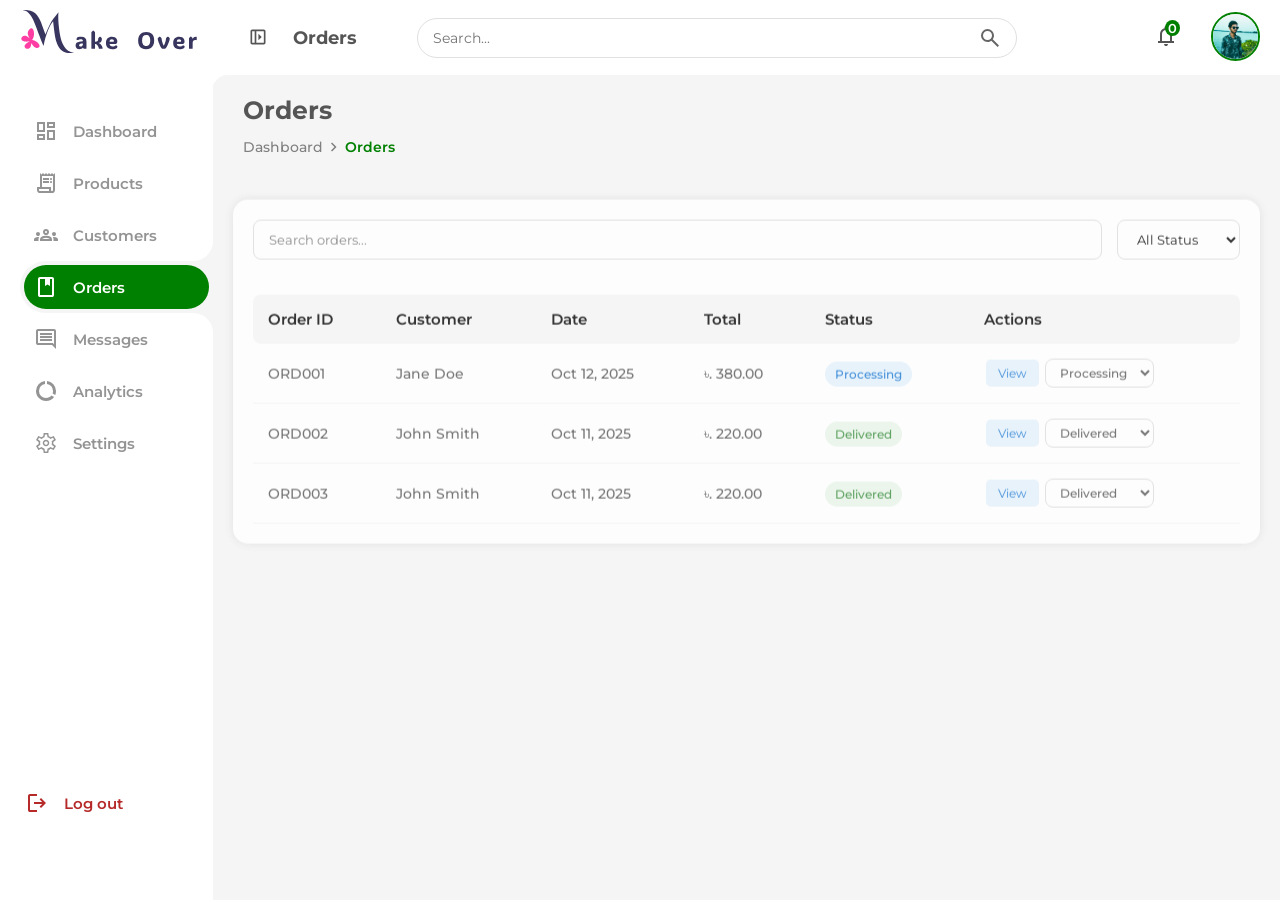
<file: admin/pages/orders.html>
<!DOCTYPE html>
<html lang="en">

<head>
    <meta charset="UTF-8">
    <meta name="viewport" content="width=device-width, initial-scale=1.0">
    <title>Orders | Admin Panel</title>
    <link rel="icon" type="image/png" href="/assets/images/Group 2.png" sizes="16x16">
    <link rel="stylesheet" href="../admin.css">
    <link rel="stylesheet" href="../pages.css">
    <link rel="stylesheet" href="/font.css">
</head>

<body>
    <section class="admin-panel">
        <aside class="sidebar" id="sidebar">
            <!-- Sidebar content will be dynamically loaded -->
        </aside>

        <section class="main">
            <nav class="navbar" id="navbar">
                <!-- Navbar content will be dynamically loaded -->
            </nav>

            <main class="main-container">
                <div class="head-title">
                    <div class="left">
                        <h1>Orders</h1>
                        <ul class="breadcrumb">
                            <li><a href="/admin/pages/dashboard.html">Dashboard</a></li>
                            <li><svg xmlns="http://www.w3.org/2000/svg" height="24px" viewBox="0 -960 960 960"
                                    width="24px" fill="currentColor">
                                    <path d="M504-480 320-664l56-56 240 240-240 240-56-56 184-184Z" />
                                </svg></li>
                            <li><a href="#" class="active">Orders</a></li>
                        </ul>
                    </div>
                </div>

                <div class="orders-container">
                    <div class="orders-header">
                        <div class="search-filter">
                            <input type="search" id="orderSearch" placeholder="Search orders...">
                            <select id="statusFilter">
                                <option value="">All Status</option>
                                <option value="pending">Pending</option>
                                <option value="processing">Processing</option>
                                <option value="shipped">Shipped</option>
                                <option value="delivered">Delivered</option>
                                <option value="cancelled">Cancelled</option>
                            </select>
                        </div>
                    </div>

                    <div class="orders-table">
                        <table>
                            <thead>
                                <tr>
                                    <th>Order ID</th>
                                    <th>Customer</th>
                                    <th>Date</th>
                                    <th>Total</th>
                                    <th>Status</th>
                                    <th>Actions</th>
                                </tr>
                            </thead>
                            <tbody id="ordersTableBody">
                                <!-- Orders will be dynamically loaded here -->
                            </tbody>
                        </table>
                    </div>
                </div>

                <!-- Order Details Modal -->
                <div class="modal" id="orderModal">
                    <div class="modal-content">
                        <div class="modal-header">
                            <h2>Order Details</h2>
                            <button class="close-modal">&times;</button>
                        </div>
                        <div class="modal-body">
                            <div id="orderDetails">
                                <!-- Order details will be loaded here -->
                            </div>
                        </div>
                    </div>
                </div>
            </main>
        </section>
    </section>


    <script src="https://cdn.jsdelivr.net/npm/gsap@3.14.1/dist/gsap.min.js"></script>
    <script src="../js/common.js"></script>
    <script src="../js/orders.js"></script>
    <script src="/admin/js/notifications.js"></script>
</body>

</html>
</file>
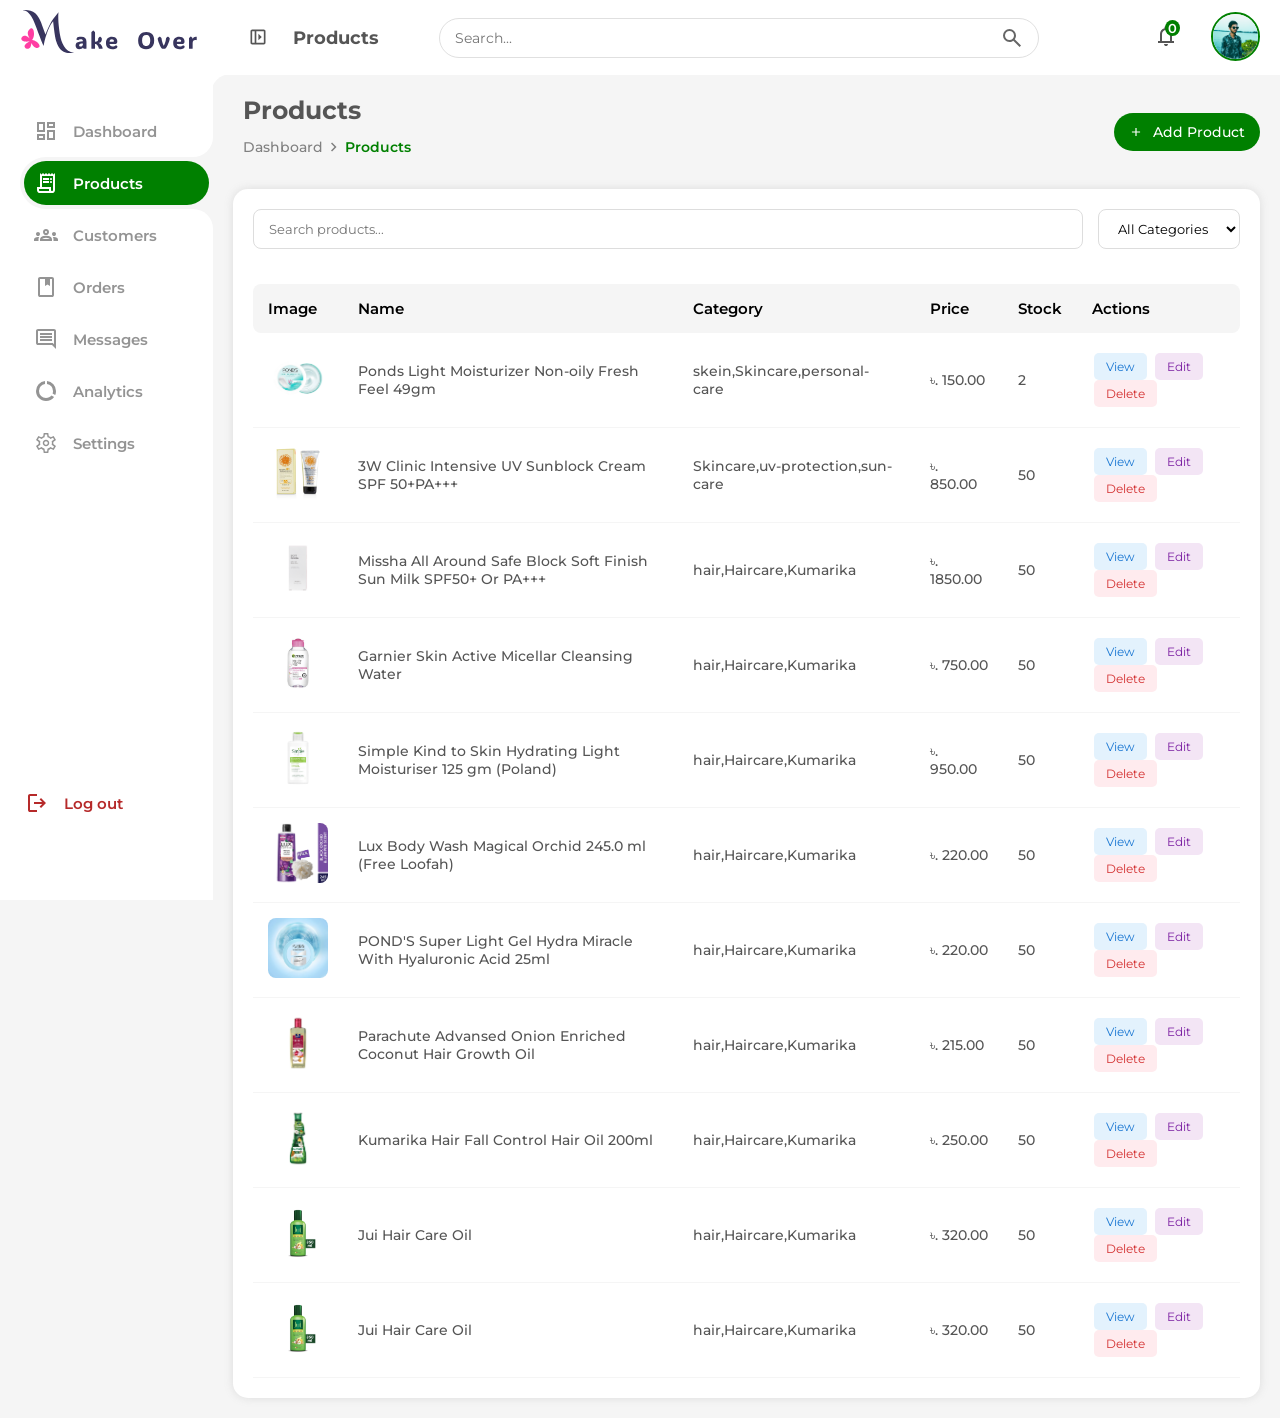
<file: admin/pages/products.html>
<!DOCTYPE html>
<html lang="en">

<head>
    <meta charset="UTF-8">
    <meta name="viewport" content="width=device-width, initial-scale=1.0">
    <title>Products | Admin Panel</title>
    <link rel="icon" type="image/png" href="/assets/images/Group 2.png" sizes="16x16">
    <link rel="stylesheet" href="../admin.css">
    <link rel="stylesheet" href="../pages.css">
    <link rel="stylesheet" href="/font.css">
    <link rel="stylesheet" href="/admin/theme-notifications.css">
</head>

<body>
    <section class="admin-panel">
        <!-- Include the sidebar -->
        <aside class="sidebar" id="sidebar">
            <!-- Sidebar content will be dynamically loaded -->
        </aside>

        <section class="main">
            <!-- Include the navbar -->
            <nav class="navbar" id="navbar">
                <!-- Navbar content will be dynamically loaded -->
            </nav>

            <main class="main-container">
                <div class="head-title">
                    <div class="left">
                        <h1>Products</h1>
                        <ul class="breadcrumb">
                            <li><a href="/admin/pages/dashboard.html">Dashboard</a></li>
                            <li><svg xmlns="http://www.w3.org/2000/svg" height="24px" viewBox="0 -960 960 960"
                                    width="24px" fill="currentColor">
                                    <path d="M504-480 320-664l56-56 240 240-240 240-56-56 184-184Z" />
                                </svg></li>
                            <li><a href="#" class="active">Products</a></li>
                        </ul>
                    </div>
                    <button class="add-btn" id="addProductBtn">
                        <svg xmlns="http://www.w3.org/2000/svg" height="24" viewBox="0 -960 960 960" width="24"
                            fill="currentColor">
                            <path d="M440-440H200v-80h240v-240h80v240h240v80H520v240h-80v-240Z" />
                        </svg>
                        Add Product
                    </button>
                </div>

                <div class="products-container">
                    <div class="products-header">
                        <div class="search-filter">
                            <input type="search" id="productSearch" placeholder="Search products...">
                            <select id="categoryFilter">
                                <option value="">All Categories</option>
                            </select>
                        </div>
                    </div>

                    <div class="products-table">
                        <table>
                            <thead>
                                <tr>
                                    <th>Image</th>
                                    <th>Name</th>
                                    <th>Category</th>
                                    <th>Price</th>
                                    <th>Stock</th>
                                    <th>Actions</th>
                                </tr>
                            </thead>
                            <tbody id="productsTableBody">
                                <!-- Products will be dynamically loaded here -->
                            </tbody>
                        </table>
                    </div>
                </div>
            </main>
        </section>
    </section>

    <!-- Add Product Modal -->
    <div class="modal" id="productModal">
        <div class="modal-content">
            <div class="modal-header">
                <h2>Add New Product</h2>
                <button class="close-modal">&times;</button>
            </div>
            <div class="modal-body">
                <form id="productForm">
                    <!-- image uoload section -->
                    <div class="form-group image-upload-section">
                        <label class="required">Product Images</label>
                        <div class="upload-area" id="uploadArea">
                            <div class="upload-icon">📷</div>
                            <div class="upload-text">Drag & drop images here</div>
                            <div class="upload-subtext">or click to browse</div>
                            <div class="upload-subtext">Supports JPG, PNG, WEBP (Max 5MB each)</div>
                            <button type="button" class="upload-btn"
                                onclick="document.getElementById('fileInput').click()">
                                Browse Files
                            </button>
                            <input type="file" id="fileInput" class="image-input" multiple accept="image/*">
                        </div>

                        <div class="image-preview-container" id="imagePreview">
                            <!-- Images will appear here -->
                            <div class="image-preview empty-state">
                                <div
                                    style="display: flex; flex-direction: column; align-items: center; justify-content: center; height: 100%; color: var(--hover-color); padding: 20px;">
                                    <div style="font-size: 32px; margin-bottom: 8px;">🖼️</div>
                                    <div style="font-size: 10px; text-align: center;">No images uploaded yet</div>
                                </div>
                            </div>
                        </div>
                    </div>

                    <!-- product name -->
                    <div class="form-group">
                        <label for="productName">Product Name</label>
                        <input type="text" id="productName" placeholder="e. Jui Hair Fall Oil" required>
                    </div>

                    <!-- product category -->
                    <div class="form-group">
                        <label for="productCategory">Category</label>
                        <div class="multi-select" id="productCategory">
                            <div class="selected-tags" id="selectedTags"></div>
                            <div class="dropdown-btn">Select Category ▼</div>
                            <div class="dropdown-list">
                                <label><input type="checkbox" value="hair"> Hair Care</label>
                                <label><input type="checkbox" value="skin"> Skin Care</label>
                                <label><input type="checkbox" value="makeup"> Makeup</label>
                                <label><input type="checkbox" value="fragrance"> Fragrance</label>
                                <label><input type="checkbox" value="body"> Body Care</label>
                            </div>
                        </div>
                    </div>

                    <!-- Product Brand & weight -->
                    <div class="weight-brand-field">
                        <div class="form-group">
                            <label for="productBrand">Brand</label>
                            <input type="text" id="productBrand" placeholder="e. Jui" required>
                            <div class="helper">Product Brand</div>
                        </div>
                        <div class="form-group">
                            <label for="productWeight">Weight (in gm)</label>
                            <input type="number" id="productWeight" placeholder="e. 100" required>
                            <div class="helper">Product Weight</div>
                        </div>
                    </div>

                    <div class="form-group">
                        <label for="productDescription">Description</label>
                        <textarea id="productDescription" rows="4" required></textarea>
                    </div>

                    <div class="form-group">
                        <label for="ProductFeatures">Features</label>
                        <input type="text" id="ProductFeatures" placeholder="e. Paraben Free, Sulfate Free" required>
                    </div>


                    <h5 class="pricing-inventory-section-header">Pricing & inventory</h5>
                    <div class="pricing-inventory-section">
                        <div class="form-group">
                            <label for="productPrice">Price</label>
                            <input type="number" id="productPrice" placeholder="e. 250" required>
                            <div class="helper">Product Price</div>
                        </div>

                        <div class="form-group">
                            <label for="productDiscount">Discount (%)</label>
                            <input type="number" id="productDiscount" placeholder="e. 10" required>
                            <div class="helper">0-100 %</div>
                        </div>

                        <div class="form-group">
                            <label for="productStock">Stock</label>
                            <input type="number" id="productStock" placeholder="e. 100" required>
                            <div class="helper">Available Units</div>
                        </div>
                    </div>

                    <div class="form-actions">
                        <button type="button" class="cancel-btn">Cancel</button>
                        <button type="submit" class="submit-btn">Save Product</button>
                    </div>
                </form>
            </div>
        </div>
    </div>



    <div class="modal" id="productViewModal">

    </div>



    <script src="https://cdn.jsdelivr.net/npm/gsap@3.14.1/dist/gsap.min.js"></script>
    <script src="../js/common.js"></script>
    <script src="../js/products.js"></script>
    <script src="/admin/js/notifications.js"></script>
</body>

</html>
</file>
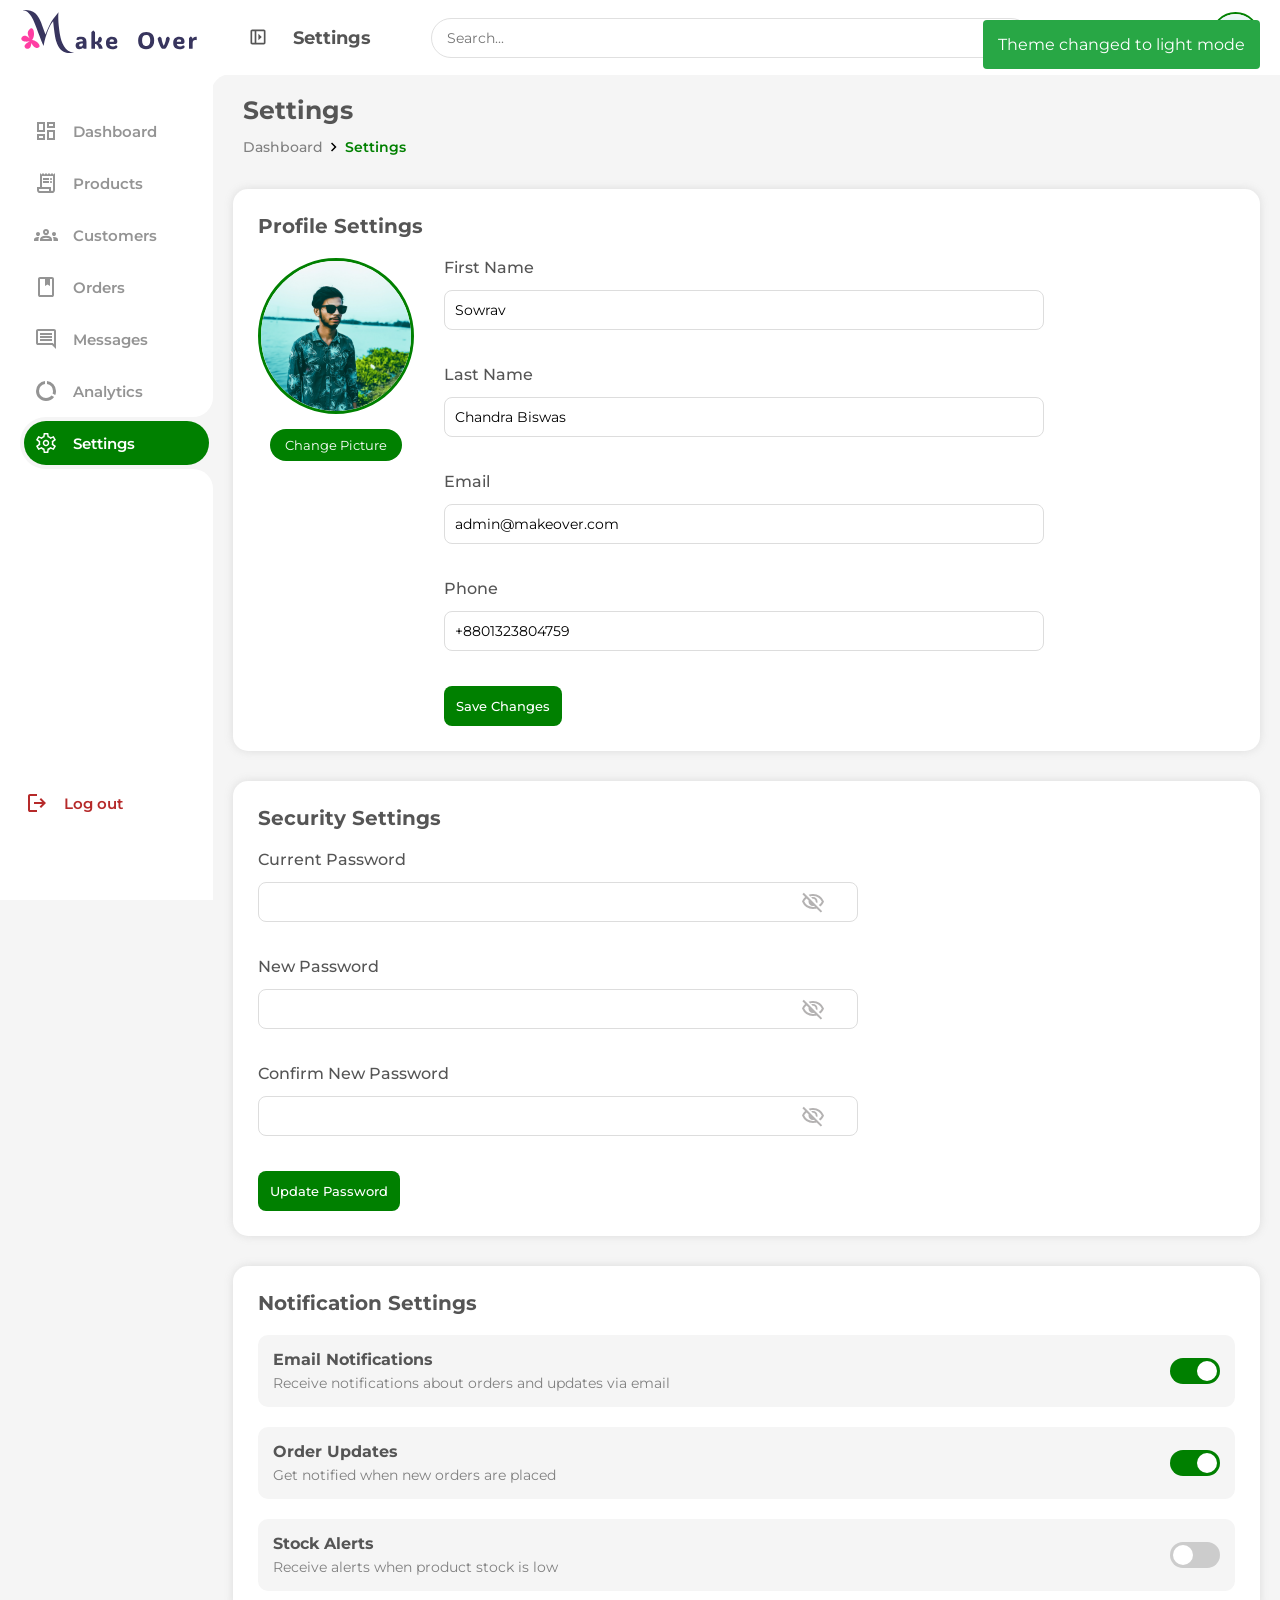
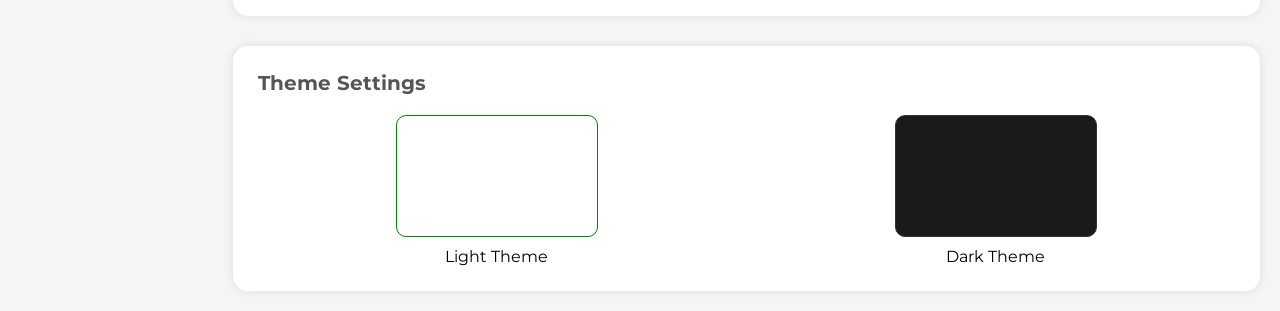
<file: admin/pages/settings.html>
<!DOCTYPE html>
<html lang="en">

<head>
    <meta charset="UTF-8">
    <meta name="viewport" content="width=device-width, initial-scale=1.0">
    <title>Settings | Admin Panel</title>
    <link rel="icon" type="image/png" href="/assets/images/Group 2.png" sizes="16x16">
    <link rel="stylesheet" href="../admin.css">
    <link rel="stylesheet" href="../analytics-advanced.css">
    <link rel="stylesheet" href="/font.css">
    <link rel="stylesheet" href="/admin/settings.css">
    <link rel="stylesheet" href="/admin/theme-notifications.css">
</head>

<body>
    <section class="admin-panel">
        <!-- Include the sidebar -->
        <aside class="sidebar" id="sidebar">
            <!-- Sidebar content will be dynamically loaded -->
        </aside>

        <section class="main">
            <!-- Include the navbar -->
            <nav class="navbar" id="navbar">
                <!-- Navbar content will be dynamically loaded -->
            </nav>

            <main class="main-container">
                <div class="head-title">
                    <div class="left">
                        <h1>Settings</h1>
                        <ul class="breadcrumb">
                            <li><a href="/admin/pages/dashboard.html">Dashboard</a></li>
                            <li><svg xmlns="http://www.w3.org/2000/svg" height="24px" viewBox="0 -960 960 960"
                                    width="24px">
                                    <path d="M504-480 320-664l56-56 240 240-240 240-56-56 184-184Z" />
                                </svg></li>
                            <li><a href="#" class="active">Settings</a></li>
                        </ul>
                    </div>
                </div>

                <div class="settings-container">
                    <div class="settings-section">
                        <h2>Profile Settings</h2>
                        <div class="profile-settings">
                            <div class="avatar-section">
                                <img src="/assets/svg/default-profile-img.png" alt="Profile Picture"
                                    id="profilePicture">
                                <button class="change-avatar-btn">Change Picture</button>
                            </div>
                            <form id="profileForm" class="settings-form">
                                <div class="form-group">
                                    <label for="firstName">First Name</label>
                                    <input type="text" id="firstName" name="firstName" required>
                                </div>
                                <div class="form-group">
                                    <label for="lastName">Last Name</label>
                                    <input type="text" id="lastName" name="lastName" required>
                                </div>
                                <div class="form-group">
                                    <label for="email">Email</label>
                                    <input type="email" id="email" name="email" required>
                                </div>
                                <div class="form-group">
                                    <label for="phone">Phone</label>
                                    <input type="tel" id="phone" name="phone" required>
                                </div>
                                <button type="submit" class="save-btn">Save Changes</button>
                            </form>
                        </div>
                    </div>

                    <div class="settings-section">
                        <h2>Security Settings</h2>
                        <form id="securityForm" class="settings-form">
                            <div class="form-group">
                                <label for="currentPassword">Current Password</label>
                                <input type="password" id="currentPassword" name="currentPassword" required>
                                <button id="currentPassVisibleIcon" type="button">
                                    <svg xmlns="http://www.w3.org/2000/svg" height="24px" viewBox="0 -960 960 960"
                                        width="24px" fill="currentColor">
                                        <path d=" m644-428-58-58q9-47-27-88t-93-32l-58-58q17-8 34.5-12t37.5-4q75 0 127.5
                                        52.5T660-500q0 20-4 37.5T644-428Zm128 126-58-56q38-29
                                        67.5-63.5T832-500q-50-101-143.5-160.5T480-720q-29 0-57 4t-55 12l-62-62q41-17
                                        84-25.5t90-8.5q151 0 269 83.5T920-500q-23 59-60.5 109.5T772-302Zm20
                                        246L624-222q-35 11-70.5 16.5T480-200q-151 0-269-83.5T40-500q21-53
                                        53-98.5t73-81.5L56-792l56-56 736 736-56 56ZM222-624q-29 26-53 57t-41 67q50 101
                                        143.5 160.5T480-280q20 0 39-2.5t39-5.5l-36-38q-11 3-21 4.5t-21 1.5q-75
                                        0-127.5-52.5T300-500q0-11 1.5-21t4.5-21l-84-82Zm319 93Zm-151 75Z" />
                                    </svg>
                                </button>
                            </div>
                            <div class="form-group">
                                <label for="newPassword">New Password</label>
                                <input type="password" id="newPassword" name="newPassword" required>
                                <button id="newPassVisibleIcon" type="button">
                                    <svg xmlns="http://www.w3.org/2000/svg" height="24px" viewBox="0 -960 960 960"
                                        width="24px" fill="currentColor">
                                        <path d=" m644-428-58-58q9-47-27-88t-93-32l-58-58q17-8 34.5-12t37.5-4q75 0 127.5
                                        52.5T660-500q0 20-4 37.5T644-428Zm128 126-58-56q38-29
                                        67.5-63.5T832-500q-50-101-143.5-160.5T480-720q-29 0-57 4t-55 12l-62-62q41-17
                                        84-25.5t90-8.5q151 0 269 83.5T920-500q-23 59-60.5 109.5T772-302Zm20
                                        246L624-222q-35 11-70.5 16.5T480-200q-151 0-269-83.5T40-500q21-53
                                        53-98.5t73-81.5L56-792l56-56 736 736-56 56ZM222-624q-29 26-53 57t-41 67q50 101
                                        143.5 160.5T480-280q20 0 39-2.5t39-5.5l-36-38q-11 3-21 4.5t-21 1.5q-75
                                        0-127.5-52.5T300-500q0-11 1.5-21t4.5-21l-84-82Zm319 93Zm-151 75Z" />
                                    </svg>
                                </button>
                            </div>
                            <div class="form-group">
                                <label for="confirmPassword">Confirm New Password</label>
                                <input type="password" id="confirmPassword" name="confirmPassword" required>
                                <button id="ConfirmPassVisibleIcon" type="button">
                                    <svg xmlns="http://www.w3.org/2000/svg" height="24px" viewBox="0 -960 960 960"
                                        width="24px" fill="currentColor">
                                        <path d=" m644-428-58-58q9-47-27-88t-93-32l-58-58q17-8 34.5-12t37.5-4q75 0 127.5
                                        52.5T660-500q0 20-4 37.5T644-428Zm128 126-58-56q38-29
                                        67.5-63.5T832-500q-50-101-143.5-160.5T480-720q-29 0-57 4t-55 12l-62-62q41-17
                                        84-25.5t90-8.5q151 0 269 83.5T920-500q-23 59-60.5 109.5T772-302Zm20
                                        246L624-222q-35 11-70.5 16.5T480-200q-151 0-269-83.5T40-500q21-53
                                        53-98.5t73-81.5L56-792l56-56 736 736-56 56ZM222-624q-29 26-53 57t-41 67q50 101
                                        143.5 160.5T480-280q20 0 39-2.5t39-5.5l-36-38q-11 3-21 4.5t-21 1.5q-75
                                        0-127.5-52.5T300-500q0-11 1.5-21t4.5-21l-84-82Zm319 93Zm-151 75Z" />
                                    </svg>
                                </button>
                            </div>
                            <button type="submit" class="save-btn">Update Password</button>
                        </form>
                    </div>

                    <div class="settings-section">
                        <h2>Notification Settings</h2>
                        <div class="notification-settings">
                            <div class="setting-item">
                                <div class="setting-info">
                                    <h3>Email Notifications</h3>
                                    <p>Receive notifications about orders and updates via email</p>
                                </div>
                                <label class="switch">
                                    <input type="checkbox" id="emailNotifications" checked>
                                    <span class="slider"></span>
                                </label>
                            </div>
                            <div class="setting-item">
                                <div class="setting-info">
                                    <h3>Order Updates</h3>
                                    <p>Get notified when new orders are placed</p>
                                </div>
                                <label class="switch">
                                    <input type="checkbox" id="orderNotifications" checked>
                                    <span class="slider"></span>
                                </label>
                            </div>
                            <div class="setting-item">
                                <div class="setting-info">
                                    <h3>Stock Alerts</h3>
                                    <p>Receive alerts when product stock is low</p>
                                </div>
                                <label class="switch">
                                    <input type="checkbox" id="stockNotifications">
                                    <span class="slider"></span>
                                </label>
                            </div>
                        </div>
                    </div>

                    <div class="settings-section">
                        <h2>Theme Settings</h2>
                        <div class="theme-settings">
                            <div class="theme-option">
                                <input type="radio" id="lightTheme" name="theme" value="light" checked>
                                <label for="lightTheme">
                                    <div class="theme-preview light"></div>
                                    <span>Light Theme</span>
                                </label>
                            </div>
                            <div class="theme-option">
                                <input type="radio" id="darkTheme" name="theme" value="dark">
                                <label for="darkTheme">
                                    <div class="theme-preview dark"></div>
                                    <span>Dark Theme</span>
                                </label>
                            </div>
                        </div>
                    </div>
                </div>
            </main>
        </section>
    </section>


    <script src="https://cdn.jsdelivr.net/npm/gsap@3.14.1/dist/gsap.min.js"></script>
    <script src="../js/common.js"></script>
    <script src="../js/settings.js"></script>
    <script src="/admin/js/notifications.js"></script>
</body>

</html>
</file>
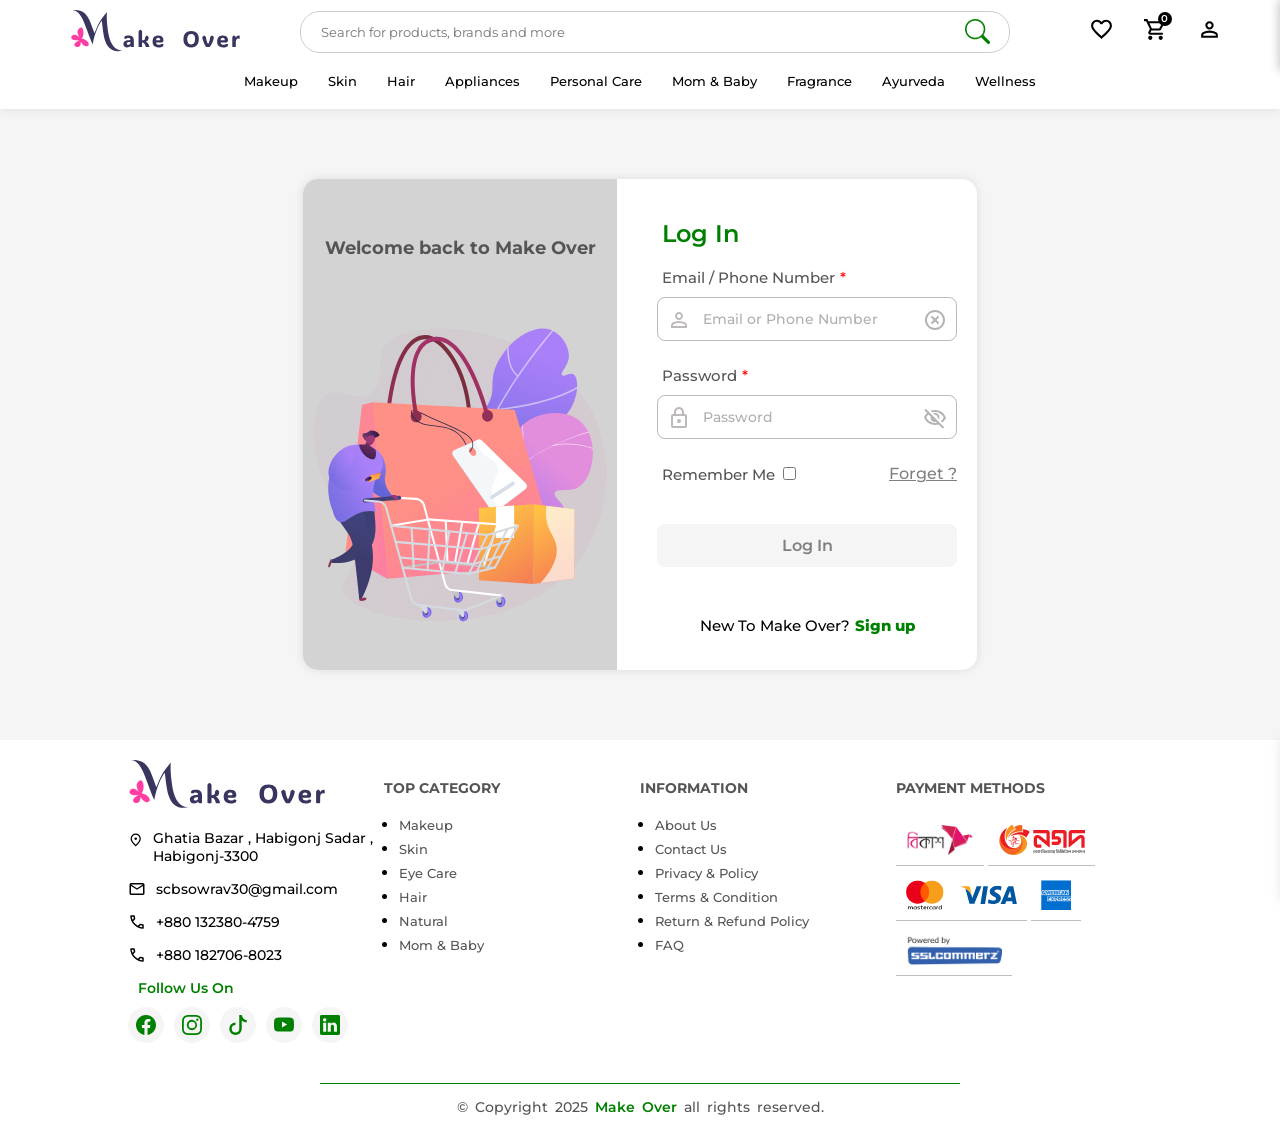
<file: Make-Over/pages/account.html>
<!DOCTYPE html>
<html lang="en">

<head>
    <meta charset="UTF-8">
    <meta name="viewport" content="width=device-width, initial-scale=1.0">
    <title>My Account | Make Over</title>
    <link rel="icon" type="image/png" href="/assets/images/Group 2.png" sizes="16x16">
    <link rel="stylesheet" href="../styles/style.css">
    <link rel="stylesheet" href="../styles/account.css">
    <link rel="stylesheet" href="../../font.css">
    <link rel="stylesheet" href="../styles/responsive.css">
    <script src="../js/api.js"></script>
    <script src="../js/auth.js"></script>
    <script src="../js/account.js"></script>

<body>
    <!-- Reuse your existing navbar and footer structure -->
    <main>
        <div class="account-container">
            <div class="account-sidebar">
                <div class="user-info">
                    <div class="user-avatar">
                        <img src="/assets/svg/default-profile-img.png" alt="Profile" id="userAvatar">
                    </div>
                    <h3 id="userName">Loading...</h3>
                    <p id="userEmail">Loading...</p>
                </div>
                <div class="sidebar-menu">
                    <button class="active" data-section="profile">
                        <svg xmlns="http://www.w3.org/2000/svg" height="24px" viewBox="0 -960 960 960" width="24px"
                            fill="currentcolor">
                            <path
                                d="M480-480q-66 0-113-47t-47-113q0-66 47-113t113-47q66 0 113 47t47 113q0 66-47 113t-113 47ZM160-160v-112q0-34 17.5-62.5T224-378q62-31 126-46.5T480-440q66 0 130 15.5T736-378q29 15 46.5 43.5T800-272v112H160Zm80-80h480v-32q0-11-5.5-20T700-306q-54-27-109-40.5T480-360q-56 0-111 13.5T260-306q-9 5-14.5 14t-5.5 20v32Zm240-320q33 0 56.5-23.5T560-640q0-33-23.5-56.5T480-720q-33 0-56.5 23.5T400-640q0 33 23.5 56.5T480-560Zm0-80Zm0 400Z" />
                        </svg>
                        <span>Profile</span>
                    </button>
                    <button data-section="orders">
                        <svg xmlns="http://www.w3.org/2000/svg" height="24px" viewBox="0 -960 960 960" width="24px"
                            fill="currentcolor">
                            <path
                                d="M240-80q-50 0-85-35t-35-85v-120h120v-560h600v680q0 50-35 85t-85 35H240Zm480-80q17 0 28.5-11.5T760-200v-600H320v480h360v120q0 17 11.5 28.5T720-160ZM360-600v-80h360v80H360Zm0 120v-80h360v80H360ZM240-160h360v-80H200v40q0 17 11.5 28.5T240-160Zm0 0h-40 400-360Z" />
                        </svg>
                        <span>My Orders</span>
                    </button>
                    <button data-section="wishlist">
                        <svg xmlns="http://www.w3.org/2000/svg" height="24px" viewBox="0 -960 960 960" width="24px"
                            fill="currentcolor">
                            <path
                                d="m480-120-58-52q-101-91-167-157T150-447.5Q111-500 95.5-544T80-634q0-94 63-157t157-63q52 0 99 22t81 62q34-40 81-62t99-22q94 0 157 63t63 157q0 46-15.5 90T810-447.5Q771-395 705-329T538-172l-58 52Zm0-108q96-86 158-147.5t98-107q36-45.5 50-81t14-70.5q0-60-40-100t-100-40q-47 0-87 26.5T518-680h-76q-15-41-55-67.5T300-774q-60 0-100 40t-40 100q0 35 14 70.5t50 81q36 45.5 98 107T480-228Zm0-273Z" />
                        </svg>
                        <span>Wishlist</span>
                    </button>
                    <button data-section="settings">
                        <svg xmlns="http://www.w3.org/2000/svg" height="24px" viewBox="0 -960 960 960" width="24px"
                            fill="currentcolor">
                            <path
                                d="m370-80-16-128q-13-5-24.5-12T307-235l-119 50L78-375l103-78q-1-7-1-13.5v-27q0-6.5 1-13.5L78-585l110-190 119 50q11-8 23-15t24-12l16-128h220l16 128q13 5 24.5 12t22.5 15l119-50 110 190-103 78q1 7 1 13.5v27q0 6.5-2 13.5l103 78-110 190-118-50q-11 8-23 15t-24 12L590-80H370Zm70-80h79l14-106q31-8 57.5-23.5T639-327l99 41 39-68-86-65q5-14 7-29.5t2-31.5q0-16-2-31.5t-7-29.5l86-65-39-68-99 42q-22-23-48.5-38.5T533-694l-13-106h-79l-14 106q-31 8-57.5 23.5T321-633l-99-41-39 68 86 64q-5 15-7 30t-2 32q0 16 2 31t7 30l-86 65 39 68 99-42q22 23 48.5 38.5T427-266l13 106Zm42-180q58 0 99-41t41-99q0-58-41-99t-99-41q-59 0-99.5 41T342-480q0 58 40.5 99t99.5 41Zm-2-140Z" />
                        </svg>
                        <span>Settings</span>
                    </button>
                    <button id="logoutBtn">
                        <svg xmlns="http://www.w3.org/2000/svg" height="24px" viewBox="0 -960 960 960" width="24px"
                            fill="currentcolor">
                            <path
                                d="M200-120q-33 0-56.5-23.5T120-200v-560q0-33 23.5-56.5T200-840h280v80H200v560h280v80H200Zm440-160-55-58 102-102H360v-80h327L585-622l55-58 200 200-200 200Z" />
                        </svg>
                        <span>Logout</span>
                    </button>
                </div>
            </div>
            <div class="account-content">
                <section id="profile" class="account-section active">
                    <h2>My Profile</h2>
                    <div class="profile-details">
                        <div class="name-box">
                            <div class="detail-group">
                                <label>First Name</label>
                                <p id="firstName">Loading...</p>
                            </div>
                            <div class="detail-group">
                                <label>Last Name</label>
                                <p id="lastName">Loading...</p>
                            </div>
                        </div>
                        <div class="detail-group">
                            <label>Email</label>
                            <p id="profileEmail">Loading...</p>
                        </div>
                        <div class="detail-group">
                            <label>Phone</label>
                            <p id="profilePhone">Loading...</p>
                        </div>
                        <div class="detail-group">
                            <label>Address</label>
                            <p id="profileAddress">Loading...</p>
                        </div>
                        <button id="editProfileBtn">Edit Profile</button>
                    </div>
                </section>

                <section id="orders" class="account-section">
                    <h2>My Orders</h2>
                    <div id="ordersList" class="orders-list">
                        <!-- Orders will be populated here -->
                    </div>
                </section>

                <section id="wishlist" class="account-section">
                    <h2>My Wishlist</h2>
                    <div id="wishlistItems" class="wishlist-items">
                        <!-- Wishlist items will be populated here -->
                    </div>
                </section>

                <section id="settings" class="account-section">
                    <h2>Account Settings</h2>
                    <div class="settings-options">
                        <div class="setting-group">
                            <h3>Change Password</h3>
                            <form id="changePasswordForm">
                                <div class="cp-group">
                                    <label>Current Password</label>
                                    <input type="password" placeholder="Current Password" id="currentPassword">
                                    <button id="currPassShow" type="button">
                                        <svg xmlns="http://www.w3.org/2000/svg" height="24px" viewBox="0 -960 960 960"
                                            width="24px" fill="currentColor">
                                            <path d=" m644-428-58-58q9-47-27-88t-93-32l-58-58q17-8 34.5-12t37.5-4q75 0 127.5
                                        52.5T660-500q0 20-4 37.5T644-428Zm128 126-58-56q38-29
                                        67.5-63.5T832-500q-50-101-143.5-160.5T480-720q-29 0-57 4t-55 12l-62-62q41-17
                                        84-25.5t90-8.5q151 0 269 83.5T920-500q-23 59-60.5 109.5T772-302Zm20
                                        246L624-222q-35 11-70.5 16.5T480-200q-151 0-269-83.5T40-500q21-53
                                        53-98.5t73-81.5L56-792l56-56 736 736-56 56ZM222-624q-29 26-53 57t-41 67q50 101
                                        143.5 160.5T480-280q20 0 39-2.5t39-5.5l-36-38q-11 3-21 4.5t-21 1.5q-75
                                        0-127.5-52.5T300-500q0-11 1.5-21t4.5-21l-84-82Zm319 93Zm-151 75Z" />
                                        </svg>
                                    </button>
                                </div>
                                <div class="cp-group">
                                    <label>New Password</label>
                                    <input type="password" placeholder="New Password" id="newPassword" required>
                                    <button id="newPassShow" type="button">
                                        <svg xmlns="http://www.w3.org/2000/svg" height="24px" viewBox="0 -960 960 960"
                                            width="24px" fill="currentColor">
                                            <path d=" m644-428-58-58q9-47-27-88t-93-32l-58-58q17-8 34.5-12t37.5-4q75 0 127.5
                                        52.5T660-500q0 20-4 37.5T644-428Zm128 126-58-56q38-29
                                        67.5-63.5T832-500q-50-101-143.5-160.5T480-720q-29 0-57 4t-55 12l-62-62q41-17
                                        84-25.5t90-8.5q151 0 269 83.5T920-500q-23 59-60.5 109.5T772-302Zm20
                                        246L624-222q-35 11-70.5 16.5T480-200q-151 0-269-83.5T40-500q21-53
                                        53-98.5t73-81.5L56-792l56-56 736 736-56 56ZM222-624q-29 26-53 57t-41 67q50 101
                                        143.5 160.5T480-280q20 0 39-2.5t39-5.5l-36-38q-11 3-21 4.5t-21 1.5q-75
                                        0-127.5-52.5T300-500q0-11 1.5-21t4.5-21l-84-82Zm319 93Zm-151 75Z" />
                                        </svg>
                                    </button>
                                </div>
                                <div class="cp-group">
                                    <label>Confirm New Password</label>
                                    <input type="password" placeholder="Confirm New Password" id="confirmNewPassword"
                                        required>
                                    <button class="confNewPassShow" type="button">
                                        <svg xmlns="http://www.w3.org/2000/svg" height="24px" viewBox="0 -960 960 960"
                                            width="24px" fill="currentColor">
                                            <path d=" m644-428-58-58q9-47-27-88t-93-32l-58-58q17-8 34.5-12t37.5-4q75 0 127.5
                                        52.5T660-500q0 20-4 37.5T644-428Zm128 126-58-56q38-29
                                        67.5-63.5T832-500q-50-101-143.5-160.5T480-720q-29 0-57 4t-55 12l-62-62q41-17
                                        84-25.5t90-8.5q151 0 269 83.5T920-500q-23 59-60.5 109.5T772-302Zm20
                                        246L624-222q-35 11-70.5 16.5T480-200q-151 0-269-83.5T40-500q21-53
                                        53-98.5t73-81.5L56-792l56-56 736 736-56 56ZM222-624q-29 26-53 57t-41 67q50 101
                                        143.5 160.5T480-280q20 0 39-2.5t39-5.5l-36-38q-11 3-21 4.5t-21 1.5q-75
                                        0-127.5-52.5T300-500q0-11 1.5-21t4.5-21l-84-82Zm319 93Zm-151 75Z" />
                                        </svg>
                                    </button>
                                </div>
                                <button type="submit">Update Password</button>
                            </form>
                        </div>
                        <div class="setting-group">
                            <h3>Notification Preferences</h3>
                            <div class="notification-settings">
                                <div class="account-setting-item">
                                    <div class="as-info">
                                        <label class="notif-label">
                                            <div class="notif-text">
                                                <h4>Email Notifications</h4>
                                                <p>Receive notifications about orders and updates via email</p>
                                            </div>
                                            <div class="switch">
                                                <input type="checkbox" id="emailNotif">
                                                <span class="slider round"></span>
                                            </div>
                                        </label>
                                    </div>
                                </div>
                                <div class="account-setting-item">
                                    <div class="as-info">
                                        <label class="notif-label">
                                            <div class="notif-text">
                                                <h4>Order Updates</h4>
                                                <p>Get notified when new orders are placed</p>
                                            </div>
                                            <div class="switch">
                                                <input type="checkbox" id="orderUpdates">
                                                <span class="slider"></span>
                                            </div>
                                        </label>
                                    </div>
                                </div>
                                <div class="account-setting-item">
                                    <div class="as-info">
                                        <label class="notif-label">
                                            <div class="notif-text">
                                                <h4>Promotional Offers</h4>
                                                <p>Get the Promotional notifications</p>
                                            </div>
                                            <div class="switch">
                                                <input type="checkbox" id="promotions">
                                                <span class="slider"></span>
                                            </div>
                                        </label>
                                    </div>
                                </div>
                            </div>
                        </div>
                    </div>
                </section>
            </div>
        </div>
    </main>
</body>

</html>
</file>
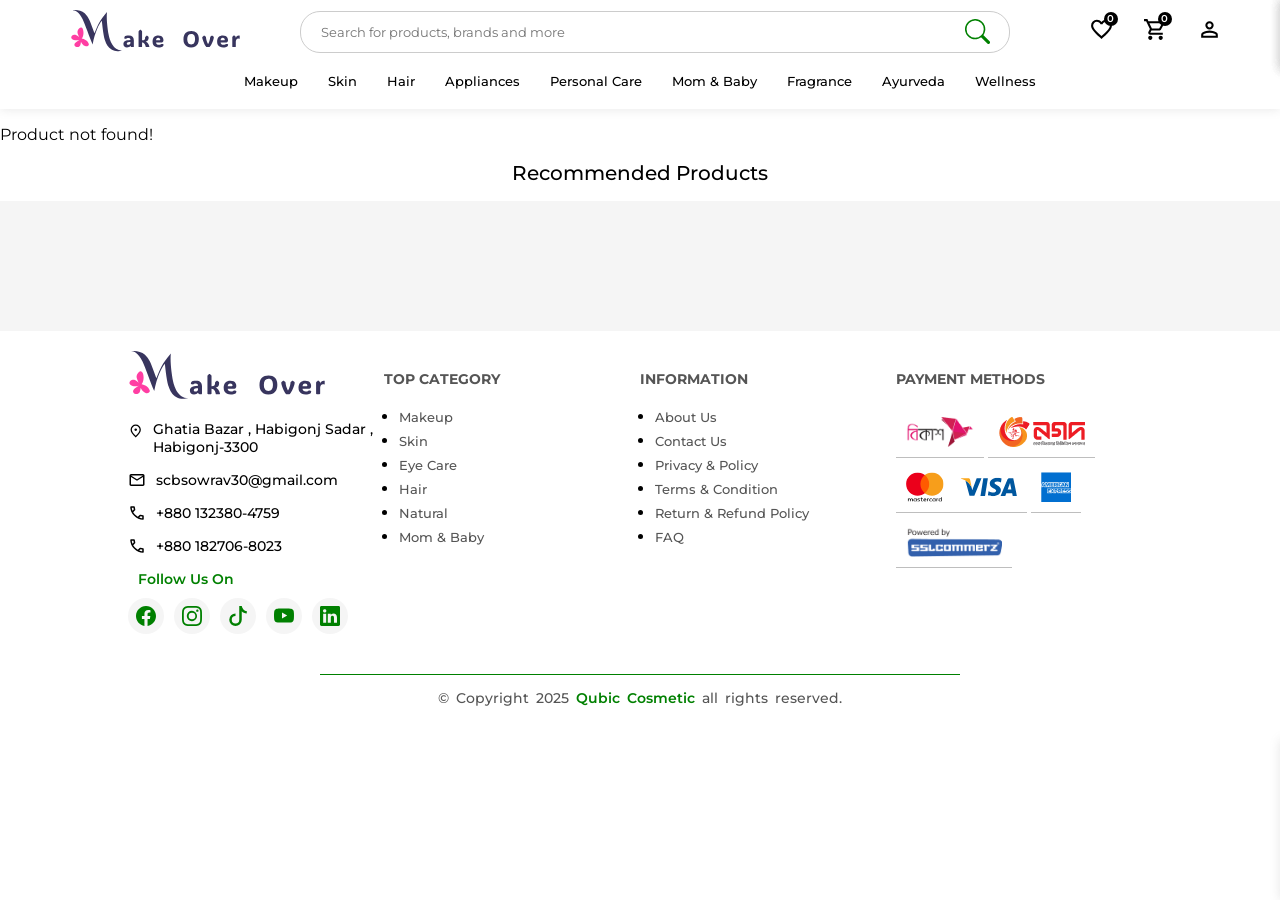
<file: Make-Over/pages/details.html>
<!DOCTYPE html>
<html lang="en">

<head>
    <meta charset="UTF-8">
    <meta name="viewport" content="width=device-width, initial-scale=1.0">
    <title>Product Details</title>
    <link rel="icon" type="image/png" href="/assets/images/Group 2.png" sizes="16x16">
    <link rel="stylesheet" href="/Make-Over/styles/style.css">
    <link rel="stylesheet" href="/font.css">
    <link rel="stylesheet" href="/Make-Over/styles/responsive.css">
</head>

<body>
    <section class="navbar" id="navbar">
        <div class="container">
            <div class="logo">
                <img src="/assets/svg/Group 4 (1).svg" alt="">
            </div>
            <div class="searchbox">
                <input type="search" id="searchbox" placeholder="Search for products, brands and more">
                <svg xmlns="http://www.w3.org/2000/svg" width="16" height="16" fill="currentColor" class="bi bi-search"
                    viewBox="0 0 16 16">
                    <path
                        d="M11.742 10.344a6.5 6.5 0 1 0-1.397 1.398h-.001q.044.06.098.115l3.85 3.85a1 1 0 0 0 1.415-1.414l-3.85-3.85a1 1 0 0 0-.115-.1zM12 6.5a5.5 5.5 0 1 1-11 0 5.5 5.5 0 0 1 11 0" />
                </svg>
            </div>
            <div class="menu">
                <ul>
                    <li class="wish-icon" id="wishList">
                        <svg xmlns="http://www.w3.org/2000/svg" height="24px" viewBox="0 -960 960 960" width="24px"
                            fill="currentColor">
                            <path
                                d="m480-120-58-52q-101-91-167-157T150-447.5Q111-500 95.5-544T80-634q0-94 63-157t157-63q52 0 99 22t81 62q34-40 81-62t99-22q94 0 157 63t63 157q0 46-15.5 90T810-447.5Q771-395 705-329T538-172l-58 52Zm0-108q96-86 158-147.5t98-107q36-45.5 50-81t14-70.5q0-60-40-100t-100-40q-47 0-87 26.5T518-680h-76q-15-41-55-67.5T300-774q-60 0-100 40t-40 100q0 35 14 70.5t50 81q36 45.5 98 107T480-228Zm0-273Z" />
                        </svg>
                        <span class="wishList-count" id="wishlistCount">0</span>
                    </li>
                    <li class="cart-icon" id="cartIcon">
                        <svg xmlns="http://www.w3.org/2000/svg" height="24px" viewBox="0 -960 960 960" width="24px"
                            fill="currentColor">
                            <path
                                d="M280-80q-33 0-56.5-23.5T200-160q0-33 23.5-56.5T280-240q33 0 56.5 23.5T360-160q0 33-23.5 56.5T280-80Zm400 0q-33 0-56.5-23.5T600-160q0-33 23.5-56.5T680-240q33 0 56.5 23.5T760-160q0 33-23.5 56.5T680-80ZM246-720l96 200h280l110-200H246Zm-38-80h590q23 0 35 20.5t1 41.5L692-482q-11 20-29.5 31T622-440H324l-44 80h480v80H280q-45 0-68-39.5t-2-78.5l54-98-144-304H40v-80h130l38 80Zm134 280h280-280Z" />
                        </svg>
                        <span class="carry-conunt" id="carryConunt">0</span>
                    </li>
                    <li class="profile-icon" id="profileIcon">
                        <svg xmlns="http://www.w3.org/2000/svg" height="24px" viewBox="0 -960 960 960" width="24px"
                            fill="currentColor">
                            <path
                                d="M480-480q-66 0-113-47t-47-113q0-66 47-113t113-47q66 0 113 47t47 113q0 66-47 113t-113 47ZM160-160v-112q0-34 17.5-62.5T224-378q62-31 126-46.5T480-440q66 0 130 15.5T736-378q29 15 46.5 43.5T800-272v112H160Zm80-80h480v-32q0-11-5.5-20T700-306q-54-27-109-40.5T480-360q-56 0-111 13.5T260-306q-9 5-14.5 14t-5.5 20v32Zm240-320q33 0 56.5-23.5T560-640q0-33-23.5-56.5T480-720q-33 0-56.5 23.5T400-640q0 33 23.5 56.5T480-560Zm0-80Zm0 400Z" />
                        </svg>
                    </li>

                </ul>
            </div>
        </div>
        <div class="category" id="category">
            <div class="category-box">
                <div class="category-list">Makeup</div>
                <div class="dorpdown-box">
                    <ul>
                        <li>Face</li>
                        <li>Face Primer</li>
                        <li>Concealer</li>
                        <li>Foundation</li>
                        <li>Compact & Pressed Powder</li>
                        <li>Contour</li>
                        <li>Loose Powder</li>
                        <li>Blush</li>
                        <li>Bronzer</li>
                        <li>Tinted Moisturizer</li>
                        <li>BB & CC cream</li>
                        <li>Highlighters</li>
                        <li>Makeup Remover</li>
                        <li>Setting Spray</li>
                        <li>Face Pallete</li>
                    </ul>
                    <ul>
                        <li>Eyes</li>
                        <li>Kajal</li>
                        <li>Eyeliner</li>
                        <li>Mascara</li>
                        <li>Eye Shadow</li>
                        <li>Eye Brow Enhancers</li>
                        <li>Eye Primer</li>
                        <li>False Eyelashes</li>
                        <li>Eye Makeup Remover</li>
                        <li>Under Eye Concealer</li>
                    </ul>
                    <ul>
                        <li>Lips</li>
                        <li>Lipstick</li>
                        <li>Liquid Lipsticks</li>
                        <li>Lip Crayon</li>
                        <li>Lip Gloss</li>
                        <li>Lip Liner</li>
                        <li>Lip Plumper</li>
                        <li>Lip Stain</li>
                        <li>Lip Balm</li>
                        <li>Lip Exfoliator</li>
                    </ul>
                    <ul>
                        <li>Nails</li>
                    </ul>
                    <ul>
                        <li>Brushes & Tools</li>
                    </ul>

                </div>
            </div>
            <div class="category-box">
                <div class="category-list">Skin</div>
                <div class="dorpdown-box">
                    <ul>
                        <li>Skin</li>
                        <li>Face Primer</li>
                        <li>Concealer</li>
                        <li>Foundation</li>
                        <li>Compact & Pressed Powder</li>
                        <li>Contour</li>
                        <li>Loose Powder</li>
                        <li>Blush</li>
                        <li>Bronzer</li>
                        <li>Tinted Moisturizer</li>
                        <li>BB & CC cream</li>
                        <li>Highlighters</li>
                        <li>Makeup Remover</li>
                        <li>Setting Spray</li>
                        <li>Face Pallete</li>
                    </ul>
                    <ul>
                        <li>Eyes</li>
                        <li>Kajal</li>
                        <li>Eyeliner</li>
                        <li>Mascara</li>
                        <li>Eye Shadow</li>
                        <li>Eye Brow Enhancers</li>
                        <li>Eye Primer</li>
                        <li>False Eyelashes</li>
                        <li>Eye Makeup Remover</li>
                        <li>Under Eye Concealer</li>
                    </ul>
                    <ul>
                        <li>Lips</li>
                        <li>Lipstick</li>
                        <li>Liquid Lipsticks</li>
                        <li>Lip Crayon</li>
                        <li>Lip Gloss</li>
                        <li>Lip Liner</li>
                        <li>Lip Plumper</li>
                        <li>Lip Stain</li>
                        <li>Lip Balm</li>
                        <li>Lip Exfoliator</li>
                    </ul>
                    <ul>
                        <li>Nails</li>
                    </ul>
                    <ul>
                        <li>Brushes & Tools</li>
                    </ul>

                </div>
            </div>
            <div class="category-box">
                <div class="category-list">Hair</div>
                <div class="dorpdown-box">
                    <ul>
                        <li>Face</li>
                        <li>Face Primer</li>
                        <li>Concealer</li>
                        <li>Foundation</li>
                        <li>Compact & Pressed Powder</li>
                        <li>Contour</li>
                        <li>Loose Powder</li>
                        <li>Blush</li>
                        <li>Bronzer</li>
                        <li>Tinted Moisturizer</li>
                        <li>BB & CC cream</li>
                        <li>Highlighters</li>
                        <li>Makeup Remover</li>
                        <li>Setting Spray</li>
                        <li>Face Pallete</li>
                    </ul>
                </div>
            </div>
            <div class="category-box">
                <div class="category-list">Appliances</div>
                <div class="dorpdown-box">
                    <ul>
                        <li>Face</li>
                        <li>Face Primer</li>
                        <li>Concealer</li>
                        <li>Foundation</li>
                        <li>Compact & Pressed Powder</li>
                        <li>Contour</li>
                        <li>Loose Powder</li>
                        <li>Blush</li>
                        <li>Bronzer</li>
                        <li>Tinted Moisturizer</li>
                        <li>BB & CC cream</li>
                        <li>Highlighters</li>
                        <li>Makeup Remover</li>
                        <li>Setting Spray</li>
                        <li>Face Pallete</li>
                    </ul>
                    <ul>
                        <li>Eyes</li>
                        <li>Kajal</li>
                        <li>Eyeliner</li>
                        <li>Mascara</li>
                        <li>Eye Shadow</li>
                        <li>Eye Brow Enhancers</li>
                        <li>Eye Primer</li>
                        <li>False Eyelashes</li>
                        <li>Eye Makeup Remover</li>
                        <li>Under Eye Concealer</li>
                    </ul>
                    <ul>
                        <li>Lips</li>
                        <li>Lipstick</li>
                        <li>Liquid Lipsticks</li>
                        <li>Lip Crayon</li>
                        <li>Lip Gloss</li>
                        <li>Lip Liner</li>
                        <li>Lip Plumper</li>
                        <li>Lip Stain</li>
                        <li>Lip Balm</li>
                        <li>Lip Exfoliator</li>
                    </ul>
                    <ul>
                        <li>Nails</li>
                    </ul>
                    <ul>
                        <li>Brushes & Tools</li>
                    </ul>

                </div>
            </div>
            <div class="category-box">
                <div class="category-list">Personal Care</div>
            </div>
            <div class="category-box">
                <div class="category-list">Mom & Baby</div>
            </div>
            <div class="category-box">
                <div class="category-list">Fragrance</div>
            </div>
            <div class="category-box">
                <div class="category-list">Ayurveda</div>
            </div>
            <div class="category-box">
                <div class="category-list">Wellness</div>
                <div class="dorpdown-box">
                    <ul>
                        <li>Face</li>
                        <li>Face Primer</li>
                        <li>Concealer</li>
                        <li>Foundation</li>
                        <li>Compact & Pressed Powder</li>
                        <li>Contour</li>
                        <li>Loose Powder</li>
                        <li>Blush</li>
                        <li>Bronzer</li>
                        <li>Tinted Moisturizer</li>
                        <li>BB & CC cream</li>
                        <li>Highlighters</li>
                        <li>Makeup Remover</li>
                        <li>Setting Spray</li>
                        <li>Face Pallete</li>
                    </ul>
                    <ul>
                        <li>Eyes</li>
                        <li>Kajal</li>
                        <li>Eyeliner</li>
                        <li>Mascara</li>
                        <li>Eye Shadow</li>
                        <li>Eye Brow Enhancers</li>
                        <li>Eye Primer</li>
                        <li>False Eyelashes</li>
                        <li>Eye Makeup Remover</li>
                        <li>Under Eye Concealer</li>
                    </ul>
                </div>
            </div>
        </div>
    </section>

    <div class="slide-show" id="slide-show">

        <!-- WISHLIST CONT START -->
        <div class="wishlist-container" id="wishListBox">
            <div class="wishlist-header">
                <h2>Wishlist</h2>
                <span class="close-wishlist" id="closeWishlist">
                    <svg xmlns="http://www.w3.org/2000/svg" width="16" height="16" fill="currentColor" class="bi bi-x"
                        viewBox="0 0 16 16">
                        <path
                            d="M4.646 4.646a.5.5 0 0 1 .708 0L8 7.293l2.646-2.647a.5.5 0 0 1 .708.708L8.707 8l2.647 2.646a.5.5 0 0 1-.708.708L8 8.707l-2.646 2.647a.5.5 0 0 1-.708-.708L7.293 8 4.646 5.354a.5.5 0 0 1 0-.708" />
                    </svg>
                </span>
            </div>
            <div class="wishlist-body">
                <!-- the wishlist items will stre in there -->
            </div>
        </div>
        <!-- WISHLIST CONT END -->

        <!-- CART CONT START -->
        <div class="cart-container" id="cartBox">
            <div class="cart-header">
                <h2>Shopping cart</h2>
                <span class="close-cart" id="closeCart">
                    <svg xmlns="http://www.w3.org/2000/svg" width="16" height="16" fill="currentColor" class="bi bi-x"
                        viewBox="0 0 16 16">
                        <path
                            d="M4.646 4.646a.5.5 0 0 1 .708 0L8 7.293l2.646-2.647a.5.5 0 0 1 .708.708L8.707 8l2.647 2.646a.5.5 0 0 1-.708.708L8 8.707l-2.646 2.647a.5.5 0 0 1-.708-.708L7.293 8 4.646 5.354a.5.5 0 0 1 0-.708" />
                    </svg>
                </span>
            </div>
            <div class="cart-body">
                <!-- the cart items will store in there -->
            </div>
            <div class="cart-footer">
                <div class="cart-subtotal">
                    <span>Subtotal : </span>
                    <span id="cartSubtotal">৳. 0.00</span>
                </div>
                <div class="cart-action-btn">
                    <button>VIEW CART</button>
                    <button>CHECKOUT</button>
                </div>
            </div>
        </div>
        <!-- CART CONT END -->

        <!-- MENU CONT START -->
        <div class="menu-container" id="mobileCategoryBox">
            <div class="menu-header">
                <h2>Category</h2>
                <span class="close-menu" id="closeMenu">
                    <svg xmlns="http://www.w3.org/2000/svg" width="16" height="16" fill="currentColor" class="bi bi-x"
                        viewBox="0 0 16 16">
                        <path
                            d="M4.646 4.646a.5.5 0 0 1 .708 0L8 7.293l2.646-2.647a.5.5 0 0 1 .708.708L8.707 8l2.647 2.646a.5.5 0 0 1-.708.708L8 8.707l-2.646 2.647a.5.5 0 0 1-.708-.708L7.293 8 4.646 5.354a.5.5 0 0 1 0-.708" />
                    </svg>
                </span>
            </div>
        </div>
        <!-- MENU CONT END -->
    </div>

    <div class="cart-message" id="cartMessage"></div>

    <main>
        <div class="product-detail-container" id="productDetailContainer">
            <!-- Product details will be dynamically inserted here -->
        </div>

        <h2 class="recommended-title">Recommended Products</h2>
        <div class="recommended-products" id="recommendedProducts">
            <!-- Recommended products will be dynamically inserted here -->
        </div>
    </main>

    <footer class="footer" id="footer">
        <div class="footer-top">
            <div class="contacts">
                <div class="logo">
                    <img src="/assets/svg/Group 4 (1).svg" alt="">
                </div>
                <div class="contact-box">
                    <svg xmlns="http://www.w3.org/2000/svg" height="24px" viewBox="0 -960 960 960" width="24px"
                        fill="currentcolor">
                        <path
                            d="M480-480q33 0 56.5-23.5T560-560q0-33-23.5-56.5T480-640q-33 0-56.5 23.5T400-560q0 33 23.5 56.5T480-480Zm0 294q122-112 181-203.5T720-552q0-109-69.5-178.5T480-800q-101 0-170.5 69.5T240-552q0 71 59 162.5T480-186Zm0 106Q319-217 239.5-334.5T160-552q0-150 96.5-239T480-880q127 0 223.5 89T800-552q0 100-79.5 217.5T480-80Zm0-480Z" />
                    </svg>
                    <span>Ghatia Bazar , Habigonj Sadar , Habigonj-3300</span>
                </div>
                <a href="mailto:scbsowrav30@gmail.com">
                    <svg xmlns="http://www.w3.org/2000/svg" height="24px" viewBox="0 -960 960 960" width="24px"
                        fill="currentcolor">
                        <path
                            d="M160-160q-33 0-56.5-23.5T80-240v-480q0-33 23.5-56.5T160-800h640q33 0 56.5 23.5T880-720v480q0 33-23.5 56.5T800-160H160Zm320-280L160-640v400h640v-400L480-440Zm0-80 320-200H160l320 200ZM160-640v-80 480-400Z" />
                    </svg>
                    <span>scbsowrav30@gmail.com</span>
                </a>
                <a href="tel:8801323804759">
                    <svg xmlns="http://www.w3.org/2000/svg" height="24px" viewBox="0 -960 960 960" width="24px"
                        fill="currentcolor">
                        <path
                            d="M798-120q-125 0-247-54.5T329-329Q229-429 174.5-551T120-798q0-18 12-30t30-12h162q14 0 25 9.5t13 22.5l26 140q2 16-1 27t-11 19l-97 98q20 37 47.5 71.5T387-386q31 31 65 57.5t72 48.5l94-94q9-9 23.5-13.5T670-390l138 28q14 4 23 14.5t9 23.5v162q0 18-12 30t-30 12ZM241-600l66-66-17-94h-89q5 41 14 81t26 79Zm358 358q39 17 79.5 27t81.5 13v-88l-94-19-67 67ZM241-600Zm358 358Z" />
                    </svg>
                    <span>+880 132380-4759</span>
                </a>
                <a href="tel:8801827068023">
                    <svg xmlns="http://www.w3.org/2000/svg" height="24px" viewBox="0 -960 960 960" width="24px"
                        fill="currentcolor">
                        <path
                            d="M798-120q-125 0-247-54.5T329-329Q229-429 174.5-551T120-798q0-18 12-30t30-12h162q14 0 25 9.5t13 22.5l26 140q2 16-1 27t-11 19l-97 98q20 37 47.5 71.5T387-386q31 31 65 57.5t72 48.5l94-94q9-9 23.5-13.5T670-390l138 28q14 4 23 14.5t9 23.5v162q0 18-12 30t-30 12ZM241-600l66-66-17-94h-89q5 41 14 81t26 79Zm358 358q39 17 79.5 27t81.5 13v-88l-94-19-67 67ZM241-600Zm358 358Z" />
                    </svg>
                    <span>+880 182706-8023</span>
                </a>
                <div class="social-box">
                    <h5>Follow Us On</h5>
                    <div class="social-medias">
                        <a href="https://www.facebook.com/profile.php?id=61575778544004" target="_blank">
                            <svg xmlns="http://www.w3.org/2000/svg" width="16" height="16" fill="currentColor"
                                class="bi bi-facebook" viewBox="0 0 16 16">
                                <path
                                    d="M16 8.049c0-4.446-3.582-8.05-8-8.05C3.58 0-.002 3.603-.002 8.05c0 4.017 2.926 7.347 6.75 7.951v-5.625h-2.03V8.05H6.75V6.275c0-2.017 1.195-3.131 3.022-3.131.876 0 1.791.157 1.791.157v1.98h-1.009c-.993 0-1.303.621-1.303 1.258v1.51h2.218l-.354 2.326H9.25V16c3.824-.604 6.75-3.934 6.75-7.951" />
                            </svg>
                        </a>
                        <a href="https://www.instagram.com/sowrav_59/" target="_blank">
                            <svg xmlns="http://www.w3.org/2000/svg" width="16" height="16" fill="currentColor"
                                class="bi bi-instagram" viewBox="0 0 16 16">
                                <path
                                    d="M8 0C5.829 0 5.556.01 4.703.048 3.85.088 3.269.222 2.76.42a3.9 3.9 0 0 0-1.417.923A3.9 3.9 0 0 0 .42 2.76C.222 3.268.087 3.85.048 4.7.01 5.555 0 5.827 0 8.001c0 2.172.01 2.444.048 3.297.04.852.174 1.433.372 1.942.205.526.478.972.923 1.417.444.445.89.719 1.416.923.51.198 1.09.333 1.942.372C5.555 15.99 5.827 16 8 16s2.444-.01 3.298-.048c.851-.04 1.434-.174 1.943-.372a3.9 3.9 0 0 0 1.416-.923c.445-.445.718-.891.923-1.417.197-.509.332-1.09.372-1.942C15.99 10.445 16 10.173 16 8s-.01-2.445-.048-3.299c-.04-.851-.175-1.433-.372-1.941a3.9 3.9 0 0 0-.923-1.417A3.9 3.9 0 0 0 13.24.42c-.51-.198-1.092-.333-1.943-.372C10.443.01 10.172 0 7.998 0zm-.717 1.442h.718c2.136 0 2.389.007 3.232.046.78.035 1.204.166 1.486.275.373.145.64.319.92.599s.453.546.598.92c.11.281.24.705.275 1.485.039.843.047 1.096.047 3.231s-.008 2.389-.047 3.232c-.035.78-.166 1.203-.275 1.485a2.5 2.5 0 0 1-.599.919c-.28.28-.546.453-.92.598-.28.11-.704.24-1.485.276-.843.038-1.096.047-3.232.047s-2.39-.009-3.233-.047c-.78-.036-1.203-.166-1.485-.276a2.5 2.5 0 0 1-.92-.598 2.5 2.5 0 0 1-.6-.92c-.109-.281-.24-.705-.275-1.485-.038-.843-.046-1.096-.046-3.233s.008-2.388.046-3.231c.036-.78.166-1.204.276-1.486.145-.373.319-.64.599-.92s.546-.453.92-.598c.282-.11.705-.24 1.485-.276.738-.034 1.024-.044 2.515-.045zm4.988 1.328a.96.96 0 1 0 0 1.92.96.96 0 0 0 0-1.92m-4.27 1.122a4.109 4.109 0 1 0 0 8.217 4.109 4.109 0 0 0 0-8.217m0 1.441a2.667 2.667 0 1 1 0 5.334 2.667 2.667 0 0 1 0-5.334" />
                            </svg>
                        </a>
                        <a href="#" target="_blank">
                            <svg xmlns="http://www.w3.org/2000/svg" width="16" height="16" fill="currentColor"
                                class="bi bi-tiktok" viewBox="0 0 16 16">
                                <path
                                    d="M9 0h1.98c.144.715.54 1.617 1.235 2.512C12.895 3.389 13.797 4 15 4v2c-1.753 0-3.07-.814-4-1.829V11a5 5 0 1 1-5-5v2a3 3 0 1 0 3 3z" />
                            </svg>
                        </a>
                        <a href="#" target="_blank">
                            <svg xmlns="http://www.w3.org/2000/svg" width="16" height="16" fill="currentColor"
                                class="bi bi-youtube" viewBox="0 0 16 16">
                                <path
                                    d="M8.051 1.999h.089c.822.003 4.987.033 6.11.335a2.01 2.01 0 0 1 1.415 1.42c.101.38.172.883.22 1.402l.01.104.022.26.008.104c.065.914.073 1.77.074 1.957v.075c-.001.194-.01 1.108-.082 2.06l-.008.105-.009.104c-.05.572-.124 1.14-.235 1.558a2.01 2.01 0 0 1-1.415 1.42c-1.16.312-5.569.334-6.18.335h-.142c-.309 0-1.587-.006-2.927-.052l-.17-.006-.087-.004-.171-.007-.171-.007c-1.11-.049-2.167-.128-2.654-.26a2.01 2.01 0 0 1-1.415-1.419c-.111-.417-.185-.986-.235-1.558L.09 9.82l-.008-.104A31 31 0 0 1 0 7.68v-.123c.002-.215.01-.958.064-1.778l.007-.103.003-.052.008-.104.022-.26.01-.104c.048-.519.119-1.023.22-1.402a2.01 2.01 0 0 1 1.415-1.42c.487-.13 1.544-.21 2.654-.26l.17-.007.172-.006.086-.003.171-.007A100 100 0 0 1 7.858 2zM6.4 5.209v4.818l4.157-2.408z" />
                            </svg>
                        </a>
                        <a href="#" target="_blank">
                            <svg xmlns="http://www.w3.org/2000/svg" width="16" height="16" fill="currentColor"
                                class="bi bi-linkedin" viewBox="0 0 16 16">
                                <path
                                    d="M0 1.146C0 .513.526 0 1.175 0h13.65C15.474 0 16 .513 16 1.146v13.708c0 .633-.526 1.146-1.175 1.146H1.175C.526 16 0 15.487 0 14.854zm4.943 12.248V6.169H2.542v7.225zm-1.2-8.212c.837 0 1.358-.554 1.358-1.248-.015-.709-.52-1.248-1.342-1.248S2.4 3.226 2.4 3.934c0 .694.521 1.248 1.327 1.248zm4.908 8.212V9.359c0-.216.016-.432.08-.586.173-.431.568-.878 1.232-.878.869 0 1.216.662 1.216 1.634v3.865h2.401V9.25c0-2.22-1.184-3.252-2.764-3.252-1.274 0-1.845.7-2.165 1.193v.025h-.016l.016-.025V6.169h-2.4c.03.678 0 7.225 0 7.225z" />
                            </svg>
                        </a>
                    </div>
                </div>
            </div>

            <div class="folink-box">
                <h4>TOP CATEGORY</h4>
                <ul>
                    <li><a href="#">Makeup</a></li>
                    <li><a href="#">Skin</a></li>
                    <li><a href="#">Eye Care</a></li>
                    <li><a href="#">Hair</a></li>
                    <li><a href="#">Natural</a></li>
                    <li><a href="#">Mom & Baby</a></li>
                </ul>
            </div>
            <!-- <div class="folink-box">
                <h4>QUICK LINKS</h4>
                <ul>
                    <li><a href="#">My Account</a></li>
                    <li><a href="#">My Cart</a></li>
                    <li><a href="#">Wishlist</a></li>
                    <li><a href="#">Treak Order</a></li>
                    <li><a href="#">Sitemap</a></li>
                </ul>
            </div> -->
            <div class="folink-box">
                <h4>INFORMATION</h4>
                <ul>
                    <li><a href="#">About Us</a></li>
                    <li><a href="#">Contact Us</a></li>
                    <li><a href="#">Privacy & Policy</a></li>
                    <li><a href="#">Terms & Condition</a></li>
                    <li><a href="#">Return & Refund Policy</a></li>
                    <li><a href="#">FAQ</a></li>
                </ul>
            </div>
            <div class="folink-box">
                <h4>PAYMENT METHODS</h4>
                <img src="/assets/images/bkash_logo.webp" alt="bkash">
                <img src="/assets/images/nagad_logo.webp" alt="nagad">
                <img src="/assets/images/credit_debit_card.svg" alt="credit_debit_card">
                <img src="/assets/images/american_express_logo.webp" alt="american_express_logo">
                <img src="/assets/images/ssl-logo.webp" alt="ssl-logo">
            </div>
        </div>
        <div class="footer-bottom">
            <div class="fline"></div>
            <div class="copyright">
                <p>© Copyright 2025 <a href="index.html">Qubic Cosmetic</a> all rights
                    reserved.</p>
            </div>
        </div>
    </footer>
    <div class="bottom-bar" id="bottomBar">
        <a href="index.html">
            <svg xmlns="http://www.w3.org/2000/svg" height="24px" viewBox="0 -960 960 960" width="24px" fill="#000000">
                <path
                    d="M240-200h120v-240h240v240h120v-360L480-740 240-560v360Zm-80 80v-480l320-240 320 240v480H520v-240h-80v240H160Zm320-350Z" />
            </svg>
            <span>Home</span>
        </a>
        <div id="mobileCategoryBtn">
            <svg xmlns="http://www.w3.org/2000/svg" height="24px" viewBox="0 -960 960 960" width="24px"
                fill="currentColor">
                <path
                    d="M520-600v-240h320v240H520ZM120-440v-400h320v400H120Zm400 320v-400h320v400H520Zm-400 0v-240h320v240H120Zm80-400h160v-240H200v240Zm400 320h160v-240H600v240Zm0-480h160v-80H600v80ZM200-200h160v-80H200v80Zm160-320Zm240-160Zm0 240ZM360-280Z" />
            </svg>
            <span>Category</span>
        </div>
        <a href="index.html">
            <svg xmlns="http://www.w3.org/2000/svg" height="24px" viewBox="0 -960 960 960" width="24px"
                fill="currentColor">
                <path
                    d="M480-480q-66 0-113-47t-47-113q0-66 47-113t113-47q66 0 113 47t47 113q0 66-47 113t-113 47ZM160-160v-112q0-34 17.5-62.5T224-378q62-31 126-46.5T480-440q66 0 130 15.5T736-378q29 15 46.5 43.5T800-272v112H160Zm80-80h480v-32q0-11-5.5-20T700-306q-54-27-109-40.5T480-360q-56 0-111 13.5T260-306q-9 5-14.5 14t-5.5 20v32Zm240-320q33 0 56.5-23.5T560-640q0-33-23.5-56.5T480-720q-33 0-56.5 23.5T400-640q0 33 23.5 56.5T480-560Zm0-80Zm0 400Z" />
            </svg>
            <span>Profile</span>
        </a>
    </div>
    <div class="overlay" id="overlay"></div>
    <script src="/Make-Over/js/script.js"></script>
    <script src="/Make-Over/js/details.js"></script>
    <script src="/Make-Over/js/auth.js"></script>
    <!-- <script src="/Make-Over/js/public.js"></script> -->
</body>

</html>
</file>
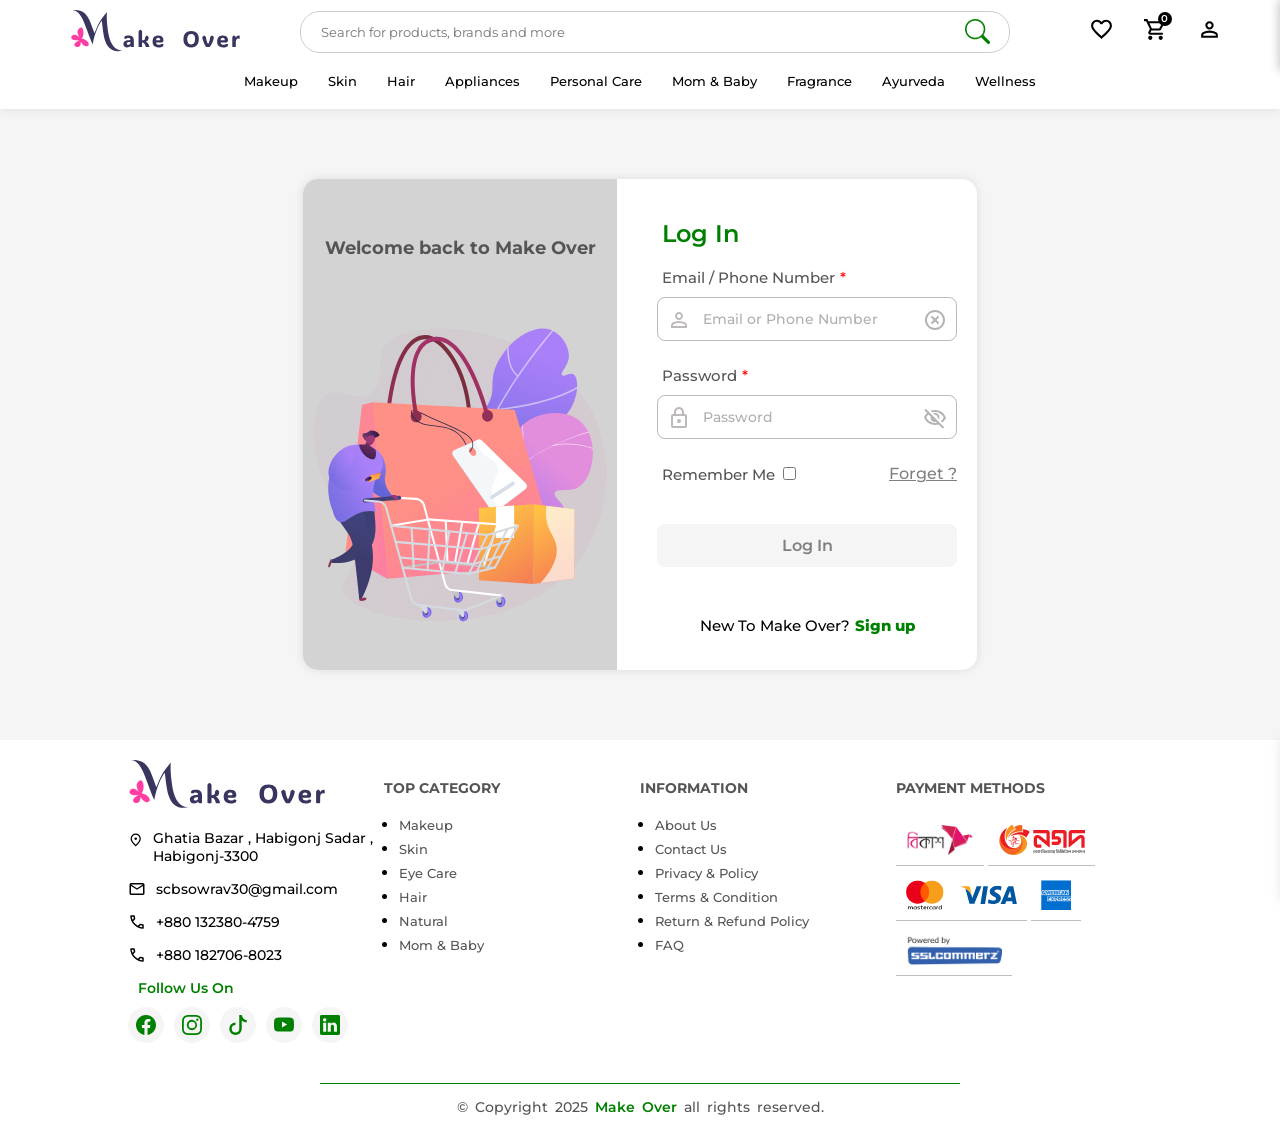
<file: Make-Over/pages/login.html>
<!DOCTYPE html>
<html lang="en">

<head>
    <meta charset="UTF-8">
    <meta name="viewport" content="width=device-width, initial-scale=1.0">
    <title>Login | Make Over</title>
    <link rel="icon" type="image/png" href="/assets/images/Group 2.png" sizes="16x16">
    <link rel="stylesheet" href="../styles/login.css">
    <link rel="stylesheet" href="../../font.css">
    <link rel="stylesheet" href="../styles/style.css">
    <link rel="stylesheet" href="../styles/responsive.css">
    <script src="../js/api.js"></script>
    <script>
        // Wait for ApiService to be available
        if (typeof ApiService === 'undefined') {
            console.error('ApiService is not loaded');
        }
    </script>
    <script src="../js/auth.js"></script>
    <script>
        // Wait for auth to be available
        if (typeof auth === 'undefined') {
            console.error('Auth module is not loaded');
        }
    </script>
    <script src="../js/login.js"></script>
</head>

<body>
    <section class="navbar" id="navbar">
        <div class="container">
            <div class="logo">
                <img src="/assets/svg/Group 4 (1).svg" alt="">
            </div>
            <div class="searchbox">
                <input type="search" id="searchbox" placeholder="Search for products, brands and more">
                <svg xmlns="http://www.w3.org/2000/svg" width="16" height="16" fill="currentColor" class="bi bi-search"
                    viewBox="0 0 16 16">
                    <path
                        d="M11.742 10.344a6.5 6.5 0 1 0-1.397 1.398h-.001q.044.06.098.115l3.85 3.85a1 1 0 0 0 1.415-1.414l-3.85-3.85a1 1 0 0 0-.115-.1zM12 6.5a5.5 5.5 0 1 1-11 0 5.5 5.5 0 0 1 11 0" />
                </svg>
            </div>
            <div class="menu">
                <ul>
                    <li class="wish-icon" id="wishList">
                        <svg xmlns="http://www.w3.org/2000/svg" height="24px" viewBox="0 -960 960 960" width="24px"
                            fill="currentColor">
                            <path
                                d="m480-120-58-52q-101-91-167-157T150-447.5Q111-500 95.5-544T80-634q0-94 63-157t157-63q52 0 99 22t81 62q34-40 81-62t99-22q94 0 157 63t63 157q0 46-15.5 90T810-447.5Q771-395 705-329T538-172l-58 52Zm0-108q96-86 158-147.5t98-107q36-45.5 50-81t14-70.5q0-60-40-100t-100-40q-47 0-87 26.5T518-680h-76q-15-41-55-67.5T300-774q-60 0-100 40t-40 100q0 35 14 70.5t50 81q36 45.5 98 107T480-228Zm0-273Z" />
                        </svg>
                    </li>
                    <li class="cart-icon" id="cartIcon">
                        <svg xmlns="http://www.w3.org/2000/svg" height="24px" viewBox="0 -960 960 960" width="24px"
                            fill="currentColor">
                            <path
                                d="M280-80q-33 0-56.5-23.5T200-160q0-33 23.5-56.5T280-240q33 0 56.5 23.5T360-160q0 33-23.5 56.5T280-80Zm400 0q-33 0-56.5-23.5T600-160q0-33 23.5-56.5T680-240q33 0 56.5 23.5T760-160q0 33-23.5 56.5T680-80ZM246-720l96 200h280l110-200H246Zm-38-80h590q23 0 35 20.5t1 41.5L692-482q-11 20-29.5 31T622-440H324l-44 80h480v80H280q-45 0-68-39.5t-2-78.5l54-98-144-304H40v-80h130l38 80Zm134 280h280-280Z" />
                        </svg>
                        <span class="carry-conunt" id="carryConunt">0</span>
                    </li>
                    <li class="profile-icon" id="profileIcon">
                        <svg xmlns="http://www.w3.org/2000/svg" height="24px" viewBox="0 -960 960 960" width="24px"
                            fill="currentColor">
                            <path
                                d="M480-480q-66 0-113-47t-47-113q0-66 47-113t113-47q66 0 113 47t47 113q0 66-47 113t-113 47ZM160-160v-112q0-34 17.5-62.5T224-378q62-31 126-46.5T480-440q66 0 130 15.5T736-378q29 15 46.5 43.5T800-272v112H160Zm80-80h480v-32q0-11-5.5-20T700-306q-54-27-109-40.5T480-360q-56 0-111 13.5T260-306q-9 5-14.5 14t-5.5 20v32Zm240-320q33 0 56.5-23.5T560-640q0-33-23.5-56.5T480-720q-33 0-56.5 23.5T400-640q0 33 23.5 56.5T480-560Zm0-80Zm0 400Z" />
                        </svg>
                    </li>

                </ul>
            </div>
        </div>
        <div class="category" id="category">
            <div class="category-box">
                <div class="category-list">Makeup</div>
                <div class="dorpdown-box">
                    <ul>
                        <li>Face</li>
                        <li>Face Primer</li>
                        <li>Concealer</li>
                        <li>Foundation</li>
                        <li>Compact & Pressed Powder</li>
                        <li>Contour</li>
                        <li>Loose Powder</li>
                        <li>Blush</li>
                        <li>Bronzer</li>
                        <li>Tinted Moisturizer</li>
                        <li>BB & CC cream</li>
                        <li>Highlighters</li>
                        <li>Makeup Remover</li>
                        <li>Setting Spray</li>
                        <li>Face Pallete</li>
                    </ul>
                    <ul>
                        <li>Eyes</li>
                        <li>Kajal</li>
                        <li>Eyeliner</li>
                        <li>Mascara</li>
                        <li>Eye Shadow</li>
                        <li>Eye Brow Enhancers</li>
                        <li>Eye Primer</li>
                        <li>False Eyelashes</li>
                        <li>Eye Makeup Remover</li>
                        <li>Under Eye Concealer</li>
                    </ul>
                    <ul>
                        <li>Lips</li>
                        <li>Lipstick</li>
                        <li>Liquid Lipsticks</li>
                        <li>Lip Crayon</li>
                        <li>Lip Gloss</li>
                        <li>Lip Liner</li>
                        <li>Lip Plumper</li>
                        <li>Lip Stain</li>
                        <li>Lip Balm</li>
                        <li>Lip Exfoliator</li>
                    </ul>
                    <ul>
                        <li>Nails</li>
                    </ul>
                    <ul>
                        <li>Brushes & Tools</li>
                    </ul>

                </div>
            </div>
            <div class="category-box">
                <div class="category-list">Skin</div>
                <div class="dorpdown-box">
                    <ul>
                        <li>Skin</li>
                        <li>Face Primer</li>
                        <li>Concealer</li>
                        <li>Foundation</li>
                        <li>Compact & Pressed Powder</li>
                        <li>Contour</li>
                        <li>Loose Powder</li>
                        <li>Blush</li>
                        <li>Bronzer</li>
                        <li>Tinted Moisturizer</li>
                        <li>BB & CC cream</li>
                        <li>Highlighters</li>
                        <li>Makeup Remover</li>
                        <li>Setting Spray</li>
                        <li>Face Pallete</li>
                    </ul>
                    <ul>
                        <li>Eyes</li>
                        <li>Kajal</li>
                        <li>Eyeliner</li>
                        <li>Mascara</li>
                        <li>Eye Shadow</li>
                        <li>Eye Brow Enhancers</li>
                        <li>Eye Primer</li>
                        <li>False Eyelashes</li>
                        <li>Eye Makeup Remover</li>
                        <li>Under Eye Concealer</li>
                    </ul>
                    <ul>
                        <li>Lips</li>
                        <li>Lipstick</li>
                        <li>Liquid Lipsticks</li>
                        <li>Lip Crayon</li>
                        <li>Lip Gloss</li>
                        <li>Lip Liner</li>
                        <li>Lip Plumper</li>
                        <li>Lip Stain</li>
                        <li>Lip Balm</li>
                        <li>Lip Exfoliator</li>
                    </ul>
                    <ul>
                        <li>Nails</li>
                    </ul>
                    <ul>
                        <li>Brushes & Tools</li>
                    </ul>

                </div>
            </div>
            <div class="category-box">
                <div class="category-list">Hair</div>
                <div class="dorpdown-box">
                    <ul>
                        <li>Face</li>
                        <li>Face Primer</li>
                        <li>Concealer</li>
                        <li>Foundation</li>
                        <li>Compact & Pressed Powder</li>
                        <li>Contour</li>
                        <li>Loose Powder</li>
                        <li>Blush</li>
                        <li>Bronzer</li>
                        <li>Tinted Moisturizer</li>
                        <li>BB & CC cream</li>
                        <li>Highlighters</li>
                        <li>Makeup Remover</li>
                        <li>Setting Spray</li>
                        <li>Face Pallete</li>
                    </ul>
                </div>
            </div>
            <div class="category-box">
                <div class="category-list">Appliances</div>
                <div class="dorpdown-box">
                    <ul>
                        <li>Face</li>
                        <li>Face Primer</li>
                        <li>Concealer</li>
                        <li>Foundation</li>
                        <li>Compact & Pressed Powder</li>
                        <li>Contour</li>
                        <li>Loose Powder</li>
                        <li>Blush</li>
                        <li>Bronzer</li>
                        <li>Tinted Moisturizer</li>
                        <li>BB & CC cream</li>
                        <li>Highlighters</li>
                        <li>Makeup Remover</li>
                        <li>Setting Spray</li>
                        <li>Face Pallete</li>
                    </ul>
                    <ul>
                        <li>Eyes</li>
                        <li>Kajal</li>
                        <li>Eyeliner</li>
                        <li>Mascara</li>
                        <li>Eye Shadow</li>
                        <li>Eye Brow Enhancers</li>
                        <li>Eye Primer</li>
                        <li>False Eyelashes</li>
                        <li>Eye Makeup Remover</li>
                        <li>Under Eye Concealer</li>
                    </ul>
                    <ul>
                        <li>Lips</li>
                        <li>Lipstick</li>
                        <li>Liquid Lipsticks</li>
                        <li>Lip Crayon</li>
                        <li>Lip Gloss</li>
                        <li>Lip Liner</li>
                        <li>Lip Plumper</li>
                        <li>Lip Stain</li>
                        <li>Lip Balm</li>
                        <li>Lip Exfoliator</li>
                    </ul>
                    <ul>
                        <li>Nails</li>
                    </ul>
                    <ul>
                        <li>Brushes & Tools</li>
                    </ul>

                </div>
            </div>
            <div class="category-box">
                <div class="category-list">Personal Care</div>
            </div>
            <div class="category-box">
                <div class="category-list">Mom & Baby</div>
            </div>
            <div class="category-box">
                <div class="category-list">Fragrance</div>
            </div>
            <div class="category-box">
                <div class="category-list">Ayurveda</div>
            </div>
            <div class="category-box">
                <div class="category-list">Wellness</div>
                <div class="dorpdown-box">
                    <ul>
                        <li>Face</li>
                        <li>Face Primer</li>
                        <li>Concealer</li>
                        <li>Foundation</li>
                        <li>Compact & Pressed Powder</li>
                        <li>Contour</li>
                        <li>Loose Powder</li>
                        <li>Blush</li>
                        <li>Bronzer</li>
                        <li>Tinted Moisturizer</li>
                        <li>BB & CC cream</li>
                        <li>Highlighters</li>
                        <li>Makeup Remover</li>
                        <li>Setting Spray</li>
                        <li>Face Pallete</li>
                    </ul>
                    <ul>
                        <li>Eyes</li>
                        <li>Kajal</li>
                        <li>Eyeliner</li>
                        <li>Mascara</li>
                        <li>Eye Shadow</li>
                        <li>Eye Brow Enhancers</li>
                        <li>Eye Primer</li>
                        <li>False Eyelashes</li>
                        <li>Eye Makeup Remover</li>
                        <li>Under Eye Concealer</li>
                    </ul>
                </div>
            </div>
        </div>
    </section>

    <div class="slide-show" id="slide-show">

        <!-- WISHLIST CONT START -->
        <div class="wishlist-container" id="wishListBox">
            <div class="wishlist-header">
                <h2>Wishlist</h2>
                <span class="close-wishlist" id="closeWishlist">
                    <svg xmlns="http://www.w3.org/2000/svg" width="16" height="16" fill="currentColor" class="bi bi-x"
                        viewBox="0 0 16 16">
                        <path
                            d="M4.646 4.646a.5.5 0 0 1 .708 0L8 7.293l2.646-2.647a.5.5 0 0 1 .708.708L8.707 8l2.647 2.646a.5.5 0 0 1-.708.708L8 8.707l-2.646 2.647a.5.5 0 0 1-.708-.708L7.293 8 4.646 5.354a.5.5 0 0 1 0-.708" />
                    </svg>
                </span>
            </div>
        </div>
        <!-- WISHLIST CONT END -->

        <!-- CART CONT START -->
        <div class="cart-container" id="cartBox">
            <div class="cart-header">
                <h2>Shopping cart</h2>
                <span class="close-cart" id="closeCart">
                    <svg xmlns="http://www.w3.org/2000/svg" width="16" height="16" fill="currentColor" class="bi bi-x"
                        viewBox="0 0 16 16">
                        <path
                            d="M4.646 4.646a.5.5 0 0 1 .708 0L8 7.293l2.646-2.647a.5.5 0 0 1 .708.708L8.707 8l2.647 2.646a.5.5 0 0 1-.708.708L8 8.707l-2.646 2.647a.5.5 0 0 1-.708-.708L7.293 8 4.646 5.354a.5.5 0 0 1 0-.708" />
                    </svg>
                </span>
            </div>
            <div class="cart-body">
                <!-- the cart items will store in there -->
            </div>
            <div class="cart-footer">
                <div class="cart-subtotal">
                    <span>Subtotal : </span>
                    <span id="cartSubtotal">৳. 0.00</span>
                </div>
                <div class="cart-action-btn">
                    <button>VIEW CART</button>
                    <button>CHECKOUT</button>
                </div>
            </div>
        </div>
        <!-- CART CONT END -->

        <!-- MENU CONT START -->
        <div class="menu-container" id="mobileCategoryBox">
            <div class="menu-header">
                <h2>Category</h2>
                <span class="close-menu" id="closeMenu">
                    <svg xmlns="http://www.w3.org/2000/svg" width="16" height="16" fill="currentColor" class="bi bi-x"
                        viewBox="0 0 16 16">
                        <path
                            d="M4.646 4.646a.5.5 0 0 1 .708 0L8 7.293l2.646-2.647a.5.5 0 0 1 .708.708L8.707 8l2.647 2.646a.5.5 0 0 1-.708.708L8 8.707l-2.646 2.647a.5.5 0 0 1-.708-.708L7.293 8 4.646 5.354a.5.5 0 0 1 0-.708" />
                    </svg>
                </span>
            </div>
        </div>
        <!-- MENU CONT END -->
    </div>

    <div class="cart-message" id="cartMessage"></div>

    <main>
        <div class="login-container">
            <div class="login-left">
                <h4>Welcome back to Make Over</h4>
                <div class="logo">
                    <img src="/assets/svg/sign-in-img.svg" alt="">
                </div>
            </div>
            <div class="login-body">
                <h2>Log In</h2>
                <form id="loginForm">
                    <div class="form-group">
                        <svg class="svg1" xmlns="http://www.w3.org/2000/svg" height="24px" viewBox="0 -960 960 960"
                            width="24px" fill="currentColor">
                            <path
                                d="M480-480q-66 0-113-47t-47-113q0-66 47-113t113-47q66 0 113 47t47 113q0 66-47 113t-113 47ZM160-160v-112q0-34 17.5-62.5T224-378q62-31 126-46.5T480-440q66 0 130 15.5T736-378q29 15 46.5 43.5T800-272v112H160Zm80-80h480v-32q0-11-5.5-20T700-306q-54-27-109-40.5T480-360q-56 0-111 13.5T260-306q-9 5-14.5 14t-5.5 20v32Zm240-320q33 0 56.5-23.5T560-640q0-33-23.5-56.5T480-720q-33 0-56.5 23.5T400-640q0 33 23.5 56.5T480-560Zm0-80Zm0 400Z" />
                        </svg>
                        <label for="loginUserName">Email / Phone Number</label>
                        <input type="email" id="loginUserName" placeholder="Email or Phone Number" />
                        <button type="button" id="clearUserInput">
                            <svg xmlns="http://www.w3.org/2000/svg" height="24px" width="24px" viewBox="0 0 24 24"
                                fill="currentColor">
                                <path
                                    d="M12 22C6.47715 22 2 17.5228 2 12C2 6.47715 6.47715 2 12 2C17.5228 2 22 6.47715 22 12C22 17.5228 17.5228 22 12 22ZM12 20C16.4183 20 20 16.4183 20 12C20 7.58172 16.4183 4 12 4C7.58172 4 4 7.58172 4 12C4 16.4183 7.58172 20 12 20ZM12 10.5858L14.8284 7.75736L16.2426 9.17157L13.4142 12L16.2426 14.8284L14.8284 16.2426L12 13.4142L9.17157 16.2426L7.75736 14.8284L10.5858 12L7.75736 9.17157L9.17157 7.75736L12 10.5858Z">
                                </path>
                            </svg>
                        </button>
                        <span id="errorEmail"></span>
                    </div>
                    <div class="form-group">
                        <svg class="svg1" xmlns="http://www.w3.org/2000/svg" height="24px" viewBox="0 -960 960 960"
                            width="24px" fill="currentcolor">
                            <path
                                d="M240-80q-33 0-56.5-23.5T160-160v-400q0-33 23.5-56.5T240-640h40v-80q0-83 58.5-141.5T480-920q83 0 141.5 58.5T680-720v80h40q33 0 56.5 23.5T800-560v400q0 33-23.5 56.5T720-80H240Zm0-80h480v-400H240v400Zm240-120q33 0 56.5-23.5T560-360q0-33-23.5-56.5T480-440q-33 0-56.5 23.5T400-360q0 33 23.5 56.5T480-280ZM360-640h240v-80q0-50-35-85t-85-35q-50 0-85 35t-35 85v80ZM240-160v-400 400Z" />
                        </svg>
                        <label for="loginPassword">Password</label>
                        <input type="password" id="loginPassword" placeholder="Password" />
                        <button type="button" id="showPassInput">
                            <svg xmlns="http://www.w3.org/2000/svg" height="24px" viewBox="0 -960 960 960" width="24px"
                                fill="currentColor">
                                <path
                                    d="m644-428-58-58q9-47-27-88t-93-32l-58-58q17-8 34.5-12t37.5-4q75 0 127.5 52.5T660-500q0 20-4 37.5T644-428Zm128 126-58-56q38-29 67.5-63.5T832-500q-50-101-143.5-160.5T480-720q-29 0-57 4t-55 12l-62-62q41-17 84-25.5t90-8.5q151 0 269 83.5T920-500q-23 59-60.5 109.5T772-302Zm20 246L624-222q-35 11-70.5 16.5T480-200q-151 0-269-83.5T40-500q21-53 53-98.5t73-81.5L56-792l56-56 736 736-56 56ZM222-624q-29 26-53 57t-41 67q50 101 143.5 160.5T480-280q20 0 39-2.5t39-5.5l-36-38q-11 3-21 4.5t-21 1.5q-75 0-127.5-52.5T300-500q0-11 1.5-21t4.5-21l-84-82Zm319 93Zm-151 75Z" />
                            </svg>
                        </button>
                        <span id="errorPassword"></span>
                    </div>
                    <div class="form-group checkbox">
                        <div class="cb-box">
                            <label for="rememberMe">Remember Me</label>
                            <input type="checkbox" id="rememberMe">
                        </div>
                        <a href="#">Forget ?</a>
                    </div>
                    <button type="submit">Log In</button>
                </form>
                <p id="message">
                    <span id="messageIcon"></span>
                    <span id="messageText"></span>
                </p>
                <p class="switch">New To Make Over? <a href="/Make-Over/pages/signup.html"> Sign up</a></p>
            </div>
        </div>

    </main>

    <footer class="footer" id="footer">
        <div class="footer-top">
            <div class="contacts">
                <div class="logo">
                    <img src="/assets/svg/Group 4 (1).svg" alt="">
                </div>
                <div class="contact-box">
                    <svg xmlns="http://www.w3.org/2000/svg" height="24px" viewBox="0 -960 960 960" width="24px"
                        fill="currentcolor">
                        <path
                            d="M480-480q33 0 56.5-23.5T560-560q0-33-23.5-56.5T480-640q-33 0-56.5 23.5T400-560q0 33 23.5 56.5T480-480Zm0 294q122-112 181-203.5T720-552q0-109-69.5-178.5T480-800q-101 0-170.5 69.5T240-552q0 71 59 162.5T480-186Zm0 106Q319-217 239.5-334.5T160-552q0-150 96.5-239T480-880q127 0 223.5 89T800-552q0 100-79.5 217.5T480-80Zm0-480Z" />
                    </svg>
                    <span>Ghatia Bazar , Habigonj Sadar , Habigonj-3300</span>
                </div>
                <a href="mailto:scbsowrav30@gmail.com">
                    <svg xmlns="http://www.w3.org/2000/svg" height="24px" viewBox="0 -960 960 960" width="24px"
                        fill="currentcolor">
                        <path
                            d="M160-160q-33 0-56.5-23.5T80-240v-480q0-33 23.5-56.5T160-800h640q33 0 56.5 23.5T880-720v480q0 33-23.5 56.5T800-160H160Zm320-280L160-640v400h640v-400L480-440Zm0-80 320-200H160l320 200ZM160-640v-80 480-400Z" />
                    </svg>
                    <span>scbsowrav30@gmail.com</span>
                </a>
                <a href="tel:8801323804759">
                    <svg xmlns="http://www.w3.org/2000/svg" height="24px" viewBox="0 -960 960 960" width="24px"
                        fill="currentcolor">
                        <path
                            d="M798-120q-125 0-247-54.5T329-329Q229-429 174.5-551T120-798q0-18 12-30t30-12h162q14 0 25 9.5t13 22.5l26 140q2 16-1 27t-11 19l-97 98q20 37 47.5 71.5T387-386q31 31 65 57.5t72 48.5l94-94q9-9 23.5-13.5T670-390l138 28q14 4 23 14.5t9 23.5v162q0 18-12 30t-30 12ZM241-600l66-66-17-94h-89q5 41 14 81t26 79Zm358 358q39 17 79.5 27t81.5 13v-88l-94-19-67 67ZM241-600Zm358 358Z" />
                    </svg>
                    <span>+880 132380-4759</span>
                </a>
                <a href="tel:8801827068023">
                    <svg xmlns="http://www.w3.org/2000/svg" height="24px" viewBox="0 -960 960 960" width="24px"
                        fill="currentcolor">
                        <path
                            d="M798-120q-125 0-247-54.5T329-329Q229-429 174.5-551T120-798q0-18 12-30t30-12h162q14 0 25 9.5t13 22.5l26 140q2 16-1 27t-11 19l-97 98q20 37 47.5 71.5T387-386q31 31 65 57.5t72 48.5l94-94q9-9 23.5-13.5T670-390l138 28q14 4 23 14.5t9 23.5v162q0 18-12 30t-30 12ZM241-600l66-66-17-94h-89q5 41 14 81t26 79Zm358 358q39 17 79.5 27t81.5 13v-88l-94-19-67 67ZM241-600Zm358 358Z" />
                    </svg>
                    <span>+880 182706-8023</span>
                </a>
                <div class="social-box">
                    <h5>Follow Us On</h5>
                    <div class="social-medias">
                        <a href="https://www.facebook.com/profile.php?id=61575778544004" target="_blank">
                            <svg xmlns="http://www.w3.org/2000/svg" width="16" height="16" fill="currentColor"
                                class="bi bi-facebook" viewBox="0 0 16 16">
                                <path
                                    d="M16 8.049c0-4.446-3.582-8.05-8-8.05C3.58 0-.002 3.603-.002 8.05c0 4.017 2.926 7.347 6.75 7.951v-5.625h-2.03V8.05H6.75V6.275c0-2.017 1.195-3.131 3.022-3.131.876 0 1.791.157 1.791.157v1.98h-1.009c-.993 0-1.303.621-1.303 1.258v1.51h2.218l-.354 2.326H9.25V16c3.824-.604 6.75-3.934 6.75-7.951" />
                            </svg>
                        </a>
                        <a href="https://www.instagram.com/sowrav_59/" target="_blank">
                            <svg xmlns="http://www.w3.org/2000/svg" width="16" height="16" fill="currentColor"
                                class="bi bi-instagram" viewBox="0 0 16 16">
                                <path
                                    d="M8 0C5.829 0 5.556.01 4.703.048 3.85.088 3.269.222 2.76.42a3.9 3.9 0 0 0-1.417.923A3.9 3.9 0 0 0 .42 2.76C.222 3.268.087 3.85.048 4.7.01 5.555 0 5.827 0 8.001c0 2.172.01 2.444.048 3.297.04.852.174 1.433.372 1.942.205.526.478.972.923 1.417.444.445.89.719 1.416.923.51.198 1.09.333 1.942.372C5.555 15.99 5.827 16 8 16s2.444-.01 3.298-.048c.851-.04 1.434-.174 1.943-.372a3.9 3.9 0 0 0 1.416-.923c.445-.445.718-.891.923-1.417.197-.509.332-1.09.372-1.942C15.99 10.445 16 10.173 16 8s-.01-2.445-.048-3.299c-.04-.851-.175-1.433-.372-1.941a3.9 3.9 0 0 0-.923-1.417A3.9 3.9 0 0 0 13.24.42c-.51-.198-1.092-.333-1.943-.372C10.443.01 10.172 0 7.998 0zm-.717 1.442h.718c2.136 0 2.389.007 3.232.046.78.035 1.204.166 1.486.275.373.145.64.319.92.599s.453.546.598.92c.11.281.24.705.275 1.485.039.843.047 1.096.047 3.231s-.008 2.389-.047 3.232c-.035.78-.166 1.203-.275 1.485a2.5 2.5 0 0 1-.599.919c-.28.28-.546.453-.92.598-.28.11-.704.24-1.485.276-.843.038-1.096.047-3.232.047s-2.39-.009-3.233-.047c-.78-.036-1.203-.166-1.485-.276a2.5 2.5 0 0 1-.92-.598 2.5 2.5 0 0 1-.6-.92c-.109-.281-.24-.705-.275-1.485-.038-.843-.046-1.096-.046-3.233s.008-2.388.046-3.231c.036-.78.166-1.204.276-1.486.145-.373.319-.64.599-.92s.546-.453.92-.598c.282-.11.705-.24 1.485-.276.738-.034 1.024-.044 2.515-.045zm4.988 1.328a.96.96 0 1 0 0 1.92.96.96 0 0 0 0-1.92m-4.27 1.122a4.109 4.109 0 1 0 0 8.217 4.109 4.109 0 0 0 0-8.217m0 1.441a2.667 2.667 0 1 1 0 5.334 2.667 2.667 0 0 1 0-5.334" />
                            </svg>
                        </a>
                        <a href="#" target="_blank">
                            <svg xmlns="http://www.w3.org/2000/svg" width="16" height="16" fill="currentColor"
                                class="bi bi-tiktok" viewBox="0 0 16 16">
                                <path
                                    d="M9 0h1.98c.144.715.54 1.617 1.235 2.512C12.895 3.389 13.797 4 15 4v2c-1.753 0-3.07-.814-4-1.829V11a5 5 0 1 1-5-5v2a3 3 0 1 0 3 3z" />
                            </svg>
                        </a>
                        <a href="#" target="_blank">
                            <svg xmlns="http://www.w3.org/2000/svg" width="16" height="16" fill="currentColor"
                                class="bi bi-youtube" viewBox="0 0 16 16">
                                <path
                                    d="M8.051 1.999h.089c.822.003 4.987.033 6.11.335a2.01 2.01 0 0 1 1.415 1.42c.101.38.172.883.22 1.402l.01.104.022.26.008.104c.065.914.073 1.77.074 1.957v.075c-.001.194-.01 1.108-.082 2.06l-.008.105-.009.104c-.05.572-.124 1.14-.235 1.558a2.01 2.01 0 0 1-1.415 1.42c-1.16.312-5.569.334-6.18.335h-.142c-.309 0-1.587-.006-2.927-.052l-.17-.006-.087-.004-.171-.007-.171-.007c-1.11-.049-2.167-.128-2.654-.26a2.01 2.01 0 0 1-1.415-1.419c-.111-.417-.185-.986-.235-1.558L.09 9.82l-.008-.104A31 31 0 0 1 0 7.68v-.123c.002-.215.01-.958.064-1.778l.007-.103.003-.052.008-.104.022-.26.01-.104c.048-.519.119-1.023.22-1.402a2.01 2.01 0 0 1 1.415-1.42c.487-.13 1.544-.21 2.654-.26l.17-.007.172-.006.086-.003.171-.007A100 100 0 0 1 7.858 2zM6.4 5.209v4.818l4.157-2.408z" />
                            </svg>
                        </a>
                        <a href="#" target="_blank">
                            <svg xmlns="http://www.w3.org/2000/svg" width="16" height="16" fill="currentColor"
                                class="bi bi-linkedin" viewBox="0 0 16 16">
                                <path
                                    d="M0 1.146C0 .513.526 0 1.175 0h13.65C15.474 0 16 .513 16 1.146v13.708c0 .633-.526 1.146-1.175 1.146H1.175C.526 16 0 15.487 0 14.854zm4.943 12.248V6.169H2.542v7.225zm-1.2-8.212c.837 0 1.358-.554 1.358-1.248-.015-.709-.52-1.248-1.342-1.248S2.4 3.226 2.4 3.934c0 .694.521 1.248 1.327 1.248zm4.908 8.212V9.359c0-.216.016-.432.08-.586.173-.431.568-.878 1.232-.878.869 0 1.216.662 1.216 1.634v3.865h2.401V9.25c0-2.22-1.184-3.252-2.764-3.252-1.274 0-1.845.7-2.165 1.193v.025h-.016l.016-.025V6.169h-2.4c.03.678 0 7.225 0 7.225z" />
                            </svg>
                        </a>
                    </div>
                </div>
            </div>

            <div class="folink-box">
                <h4>TOP CATEGORY</h4>
                <ul>
                    <li><a href="#">Makeup</a></li>
                    <li><a href="#">Skin</a></li>
                    <li><a href="#">Eye Care</a></li>
                    <li><a href="#">Hair</a></li>
                    <li><a href="#">Natural</a></li>
                    <li><a href="#">Mom & Baby</a></li>
                </ul>
            </div>
            <!-- <div class="folink-box">
                <h4>QUICK LINKS</h4>
                <ul>
                    <li><a href="#">My Account</a></li>
                    <li><a href="#">My Cart</a></li>
                    <li><a href="#">Wishlist</a></li>
                    <li><a href="#">Treak Order</a></li>
                    <li><a href="#">Sitemap</a></li>
                </ul>
            </div> -->
            <div class="folink-box">
                <h4>INFORMATION</h4>
                <ul>
                    <li><a href="#">About Us</a></li>
                    <li><a href="#">Contact Us</a></li>
                    <li><a href="#">Privacy & Policy</a></li>
                    <li><a href="#">Terms & Condition</a></li>
                    <li><a href="#">Return & Refund Policy</a></li>
                    <li><a href="#">FAQ</a></li>
                </ul>
            </div>
            <div class="folink-box">
                <h4>PAYMENT METHODS</h4>
                <img src="/assets/images/bkash_logo.webp" alt="bkash">
                <img src="/assets/images/nagad_logo.webp" alt="nagad">
                <img src="/assets/images/credit_debit_card.svg" alt="credit_debit_card">
                <img src="/assets/images/american_express_logo.webp" alt="american_express_logo">
                <img src="/assets/images/ssl-logo.webp" alt="ssl-logo">
            </div>
        </div>
        <div class="footer-bottom">
            <div class="fline"></div>
            <div class="copyright">
                <p>© Copyright 2025 <a href="/Make-Over/index.html">Make Over</a> all rights
                    reserved.</p>
            </div>
        </div>
    </footer>
    <div class="bottom-bar" id="bottomBar">
        <a href="index.html">
            <svg xmlns="http://www.w3.org/2000/svg" height="24px" viewBox="0 -960 960 960" width="24px" fill="#000000">
                <path
                    d="M240-200h120v-240h240v240h120v-360L480-740 240-560v360Zm-80 80v-480l320-240 320 240v480H520v-240h-80v240H160Zm320-350Z" />
            </svg>
            <span>Home</span>
        </a>
        <div id="mobileCategoryBtn">
            <svg xmlns="http://www.w3.org/2000/svg" height="24px" viewBox="0 -960 960 960" width="24px"
                fill="currentColor">
                <path
                    d="M520-600v-240h320v240H520ZM120-440v-400h320v400H120Zm400 320v-400h320v400H520Zm-400 0v-240h320v240H120Zm80-400h160v-240H200v240Zm400 320h160v-240H600v240Zm0-480h160v-80H600v80ZM200-200h160v-80H200v80Zm160-320Zm240-160Zm0 240ZM360-280Z" />
            </svg>
            <span>Category</span>
        </div>
        <a href="index.html">
            <svg xmlns="http://www.w3.org/2000/svg" height="24px" viewBox="0 -960 960 960" width="24px"
                fill="currentColor">
                <path
                    d="M480-480q-66 0-113-47t-47-113q0-66 47-113t113-47q66 0 113 47t47 113q0 66-47 113t-113 47ZM160-160v-112q0-34 17.5-62.5T224-378q62-31 126-46.5T480-440q66 0 130 15.5T736-378q29 15 46.5 43.5T800-272v112H160Zm80-80h480v-32q0-11-5.5-20T700-306q-54-27-109-40.5T480-360q-56 0-111 13.5T260-306q-9 5-14.5 14t-5.5 20v32Zm240-320q33 0 56.5-23.5T560-640q0-33-23.5-56.5T480-720q-33 0-56.5 23.5T400-640q0 33 23.5 56.5T480-560Zm0-80Zm0 400Z" />
            </svg>
            <span>Profile</span>
        </a>
    </div>
    <div class="overlay" id="overlay"></div>
    <script src="/Make-Over/js/script.js"></script>
    <script src="/Make-Over/js/login.js"></script>

</body>

</html>
</file>
<file: Make-Over/styles/style.css>
/*  {
    margin: 0;
    padding: 0;
    box-sizing: border-box;
    font-family: 'Montserrat', sans-serif;
    background: #fff;
} */

body {
    margin: 0;
    padding: 0;
    box-sizing: border-box;
    font-family: 'Montserrat', sans-serif;
    background: #fff;
}

:root {
    --font: 'Montserrat', sans-serif;

    --bg-primary-color: #fff;
    --bg-sec-color: #f5f5f5;
    --bg-third-color: black;

    --primary-color: #008000;

    --hover-bg-pri-color: #555;
    --hover-bg-sec-color: #006400;
    --hover-color: #808080;

    --shadow: 10px 10px 20px rgba(0, 0, 0, 0.1);
    --shadow-1: 0 0 10px 0 rgba(129, 129, 129, .2)
}

.navbar {
    position: sticky;
    top: 0;
    display: flex;
    flex-direction: column;
    justify-content: space-between;
    align-items: center;
    padding: 0px 20px 10px 20px;
    z-index: 5;
    color: black;
    background: #fff;
    box-shadow: var(--shadow-1)
}

.navbar .container {
    display: grid;
    grid-template-columns: 280px repeat(1, 1fr) 250px;
    align-items: center;
    width: 100%;
}

.navbar .container .logo {
    display: flex;
    justify-content: center;
    cursor: pointer;
}

.navbar .container .logo h2 {
    color: var(--primary-color);
}

.navbar .container .logo img {
    width: 170px;
    padding: 10px 20px 10px 10px;
}

.navbar .searchbox {
    display: flex;
    align-items: center;
    position: relative;
}

.navbar .searchbox input {
    width: 100%;
    padding: 12px 50px 12px 20px;
    border: 1px solid #ccc;
    border-radius: 20px;
    font-family: var(--font);
}

.navbar .searchbox input:focus,
.navbar .searchbox input:hover {
    border: 1px solid var(--primary-color);
    outline: none;
}

.navbar .searchbox svg {
    position: absolute;
    right: 20px;
    height: 25px;
    width: 25px;
    color: var(--primary-color);
}

.navbar .container .menu {
    flex: 1;
    text-align: right;
}

.navbar .container .menu ul {
    display: flex;
    flex-direction: row;
    justify-content: center;
    gap: 5px;
    margin: 0;
}

.navbar .container .menu ul li {
    list-style: none;
    font-size: 18px;
    padding: 10px 12px;
    cursor: pointer;
}

.navbar .container .menu ul li svg {
    width: 25px;
    height: 25px;
    transition: all 0.3s ease;
}

.navbar .container .menu ul li:hover svg {
    color: var(--primary-color);
}

.navbar .container .menu .wishList-count,
.navbar .container .menu .carry-conunt {
    position: absolute;
    transform: translate(15px, -35px);
    background: #000;
    color: #fff;
    border-radius: 50%;
    width: 14px;
    height: 14px;
    font-size: 10px;
    font-weight: 600;
    display: flex;
    justify-content: center;
    align-items: center;
}

/* WISHLIST STYLING END */
/* CART STYLING START */

.slide-show .cart-container,
.slide-show .wishlist-container {
    position: fixed;
    display: grid;
    grid-template-rows: 70px 1fr 160px;
    inset: 0 0 0 auto;
    top: 0;
    right: -350px;
    width: 350px;
    background: #fff;
    z-index: 10;
    transition: right 0.3s ease;
}

.slide-show .cart-container.open,
.slide-show .wishlist-container.open {
    right: 0;
}

.slide-show .cart-container .cart-header,
.slide-show .wishlist-container .wishlist-header {
    display: flex;
    justify-content: space-between;
    align-items: center;
    padding: 0 15px;
    z-index: 1;
    background: transparent;
    box-shadow: var(--shadow-1);
}

.cart-container .cart-header h2,
.wishlist-container .wishlist-header h2 {
    font-size: 20px;
    font-weight: 600;
    background: transparent;
}

.slide-show .cart-container .cart-header .close-cart,
.slide-show .wishlist-container .wishlist-header .close-wishlist {
    font-size: 20px;
    height: 30px;
    width: 30px;
    background: transparent;
    cursor: pointer;
}

.slide-show .cart-container .cart-header .close-cart svg,
.slide-show .wishlist-container .wishlist-header .close-wishlist svg {
    width: 100%;
    height: 100%;
    background: transparent;
}

.slide-show .cart-container .cart-body {
    overflow-y: auto;
    background: transparent;
}

.slide-show .cart-container .cart-body::-webkit-scrollbar {
    display: none;
}

.cart-body .cart-item {
    display: flex;
    gap: 10px;
    margin-bottom: 15px;
    align-items: center;
    padding: 10px;
}

.cart-body .cart-item:nth-child(odd) {
    background: ghostwhite;
}

.cart-body .cart-item img {
    width: 110px;
    border-radius: 8px;
    object-fit: cover;
}

.cart-body .cart-item .item-details {
    /* flex: 1; */
    display: flex;
    flex-direction: column;
    width: -webkit-fill-available;
    gap: 5px;
}

.cart-body .cart-item .item-details h3 {
    font-size: 13px;
    font-weight: 500;
    margin: 0 0 5px 0;
}

.cart-body .cart-item .item-details .weath-delete {
    display: flex;
    justify-content: space-between;
    align-items: center;
}

.cart-body .cart-item .item-details p {
    font-size: 12px;
    color: #555;
    margin: 0;
}

.cart-body .cart-item .item-details .delete-btn {
    display: flex;
    align-items: center;
    padding: 7px;
    background: transparent;
    border: none;
    cursor: pointer;
}

.cart-body .cart-item .item-details .delete-btn svg {
    height: 15px;
    width: 15px;
    color: #bebebe;
}

.cart-body .cart-item .item-details .delete-btn:hover svg {
    color: #e27474;
}

.cart-body .cart-item .item-details .quantity-pice {
    display: flex;
    justify-content: space-between;
    align-items: center;
    max-height: 30px;
}

.cart-body .cart-item .item-details .quantity {
    border: 2px solid #ccc;
    border-radius: 20px;
    font-size: 14px;
    color: #777;
}

.cart-body .cart-item .item-details .quantity button {
    padding: 5px 12px;
    background: transparent;
    cursor: pointer;
    transition: 0.3s;
    border: none;
}

.quantity span {
    padding: 3px 0px;
    border-left: 0px;
    border-right: 0px;
    font-size: 13px;
    font-weight: 600;
    color: #555;
    min-width: 20px;
}

.cart-body .cart-item .item-details .price-box {
    display: flex;
    flex-direction: row;
    align-items: center;
    gap: 5px;
}

.cart-body .cart-item .item-details .price-box .or-price {
    font-size: 12px;
    font-weight: 500;
    color: #777;
    text-decoration: line-through;
    margin: 0;
}

.cart-body .cart-item .item-details .price-box .price {
    font-size: 14px;
    font-weight: 600;
    color: var(--primary-color);
    margin: 0;
}

.cart-body .cart-item .item-details .remove-item {
    font-size: 14px;
    color: red;
    cursor: pointer;
    transition: 0.3s;
}

.cart-container .cart-footer {
    display: flex;
    flex-direction: column;
    justify-content: space-around;
    padding: 0 15px;
    box-shadow: var(--shadow-1);
    /* background: var(--bg-sec-color); */
}

.cart-footer .cart-subtotal {
    display: flex;
    justify-content: space-between;
}

.cart-footer .cart-subtotal span {
    font-weight: 600;
}

.cart-footer .cart-subtotal span:nth-child(2) {
    min-width: 70px;
    color: var(--primary-color);
}

.cart-footer .cart-action-btn {
    display: flex;
    justify-content: space-around;
}

.cart-container .cart-footer button {
    padding: 15px 35px;
    border-radius: 30px;
    border: none;
    font-weight: 600;
    font-family: var(--font);
}

.cart-container .cart-footer button:nth-child(1) {
    background: var(--hover-bg-pri-color);
    color: var(--bg-primary-color);
}

.cart-container .cart-footer button:nth-child(2) {
    background: rgb(223, 52, 52);
    color: var(--bg-primary-color);
    transition: all 0.3s ease;
}

.cart-container .cart-footer button:nth-child(2):hover {
    background: darkred;
    text-decoration: underline;
}

.cart-message {
    position: fixed;
    display: flex;
    flex-direction: row;
    justify-content: center;
    align-items: center;
    gap: 5px;
    /* position: absolute; */
    top: 0;
    left: 50%;
    z-index: 15;
    transform: translate(-50%, -60px);
    padding: 10px 20px;
    border-radius: 8px;
    font-weight: 600;
}

.cart-message svg {
    background: transparent;
}


/* CART STYLE END */
/*  WISHLIST STYLE STARY */
.wishlist-body {
    overflow-y: auto;
    background: transparent;
    height: 100%;
}

.wishlist-body .wishlist-item {
    display: flex;
    gap: 10px;
    margin-bottom: 15px;
    align-items: center;
    padding: 10px;
    /* border-bottom: 1px solid #ccc; */
}

.wishlist-body .wishlist-item:nth-last-child {
    border-bottom: none;
}

.wishlist-body .wishlist-item:nth-child(odd) {
    background: ghostwhite;
}

.wishlist-body .wishlist-item img {
    width: 110px;
    border-radius: 8px;
    object-fit: cover;
}

.wishlist-body .wishlist-item .wishlist-item-info {
    display: flex;
    flex-direction: column;
    width: -webkit-fill-available;
    gap: 10px;
}

.wishlist-body .wishlist-item .wishlist-item-info h4 {
    font-size: 13px;
    font-weight: 500;
    margin: 0 0 5px 0;
}

.wishlist-body .wishlist-item .wishlist-item-info .weight-price {
    display: flex;
    justify-content: space-between;
    align-items: center;
}

.wishlist-body .wishlist-item .wishlist-item-info .weight-price .weight {
    font-size: 13px;
    color: #555;
    margin: 0;
}

.wishlist-body .wishlist-item .wishlist-item-info .weight-price .price-box {
    display: flex;
    flex-direction: row;
    align-items: center;
    gap: 5px;
}

.wishlist-body .wishlist-item .wishlist-item-info .weight-price .price-box .original-price {
    text-decoration: line-through;
    font-size: 13px;
    font-weight: 500;
    color: #777;
    margin: 0;
}

.wishlist-body .wishlist-item .wishlist-item-info .weight-price .price-box .final-price {
    font-size: 14px;
    font-weight: 600;
    color: var(--primary-color);
    margin: 0;
}

.wishlist-body .wishlist-item .wishlist-item-info .action-box {
    display: flex;
    align-items: center;
    justify-content: space-between;
}

.wishlist-body .wishlist-item .wishlist-item-info .action-box button:nth-child(1) {
    padding: 5px;
    background: transparent;
    border: none;
    cursor: pointer;
    color: #c0c0c0;
    transition: all 0.3s ease;
}

.wishlist-body .wishlist-item .wishlist-item-info .action-box button:nth-child(1):hover {
    color: rgb(151, 25, 25);
}

.wishlist-body .wishlist-item .wishlist-item-info .action-box button:nth-child(2) {
    margin-left: 10px;
    padding: 8px 15px;
    background: var(--primary-color);
    color: #fff;
    font-size: 12px;
    border: none;
    border-radius: 20px;
    cursor: pointer;
    transition: 0.3s;
    font-family: var(--font);
}

.wishlist-container .wishlist-action-btn {
    display: flex;
    justify-content: center;
    align-items: center;
    padding: 10px 15px;
    box-shadow: var(--shadow-1);
    /* background: var(--bg-sec-color); */
}

.wishlist-container .wishlist-action-btn button {
    width: 100%;
    padding: 15px 0;
    background: var(--hover-bg-pri-color);
    color: #fff;
    font-size: clamp(12px, 1.2vw, 14px);
    font-weight: 500;
    border: none;
    border-radius: 30px;
    cursor: pointer;
    font-family: var(--font);
    transition: background 0.3s ease;
}

.wishlist-container .wishlist-action-btn button:hover {
    background: var(--hover-bg-sec-color);
}

/* WISHLIST STYLE END */


/* MENU STYLE START */
.menu-container {
    position: fixed;
    display: grid;
    grid-template-rows: 70px 1fr;
    inset: 0 0 0 auto;
    top: 0;
    right: -350px;
    /* right: 0; */
    width: 350px;
    background: #fff;
    z-index: 10;
    transition: right 0.3s ease;
}

.menu-container.open {
    right: 0;
}

.menu-container .menu-header {
    display: flex;
    justify-content: space-between;
    align-items: center;
    padding: 0 15px;
    z-index: 1;
    background: transparent;
    box-shadow: var(--shadow-1);
    /* border-bottom: 1px solid #ccc; */
}

.menu-container .menu-header h2 {
    font-size: 20px;
    font-weight: 600;
    background: transparent;
}

.menu-container .menu-header .close-menu {
    font-size: 20px;
    height: 30px;
    width: 30px;
    background: transparent;
    cursor: pointer;
}

.menu-container .menu-header .close-menu svg {
    width: 100%;
    height: 100%;
    background: transparent;
}

.menu-container .menu-body {
    padding: 10px;
    overflow-y: auto;
    background: transparent;
}

.menu-container .menu-body::-webkit-scrollbar {
    display: none;
}

/* MENU STYLE END */
/* category section */
.navbar .category {
    display: flex;
    justify-content: center;
    position: relative;
}

.navbar .category .category-box {
    display: flex;
    flex-direction: row;
    justify-content: center;
    /* position: relative; */
    gap: 20px;
}

.navbar .category .category-list {
    font-size: 13px;
    font-weight: 500;
    border-radius: 20px;
    padding: 10px 15px;
    cursor: pointer;
    transition: 0.3s;
}

.navbar .category .category-list:hover {
    background: var(--primary-color);
    color: #fff;
    border-radius: 20px;
}

.category .category-box .dorpdown-box {
    display: flex;
    flex-direction: row;
    position: absolute;
    top: 100%;
    left: 0;
    width: max-content;
    background: #fff;
    border-radius: 8px;
    box-shadow: 0px 1px 10px rgb(63, 61, 61);
    /* box-shadow: 10px 10px 20px rgba(0, 0, 0, 0.1); */
    transition: opacity 0.3s ease, transform 0.3s ease;
    z-index: 15;
    opacity: 0;
    visibility: hidden;
    transform: translateY(80px);
}

/* .category .dorpdown-box:nth-child(2) {
    left: auto;
} */
.category .category-box:nth-child(3) .dorpdown-box {
    right: auto;
    left: auto;
}

.category .category-box:nth-child(4) .dorpdown-box {
    right: 0;
    left: auto;
}

.category .category-box:nth-child(5) .dorpdown-box {
    right: auto;
    left: auto;
}

.category .category-box:nth-child(6) .dorpdown-box {
    right: auto;
    left: auto;
}

.category .category-box:nth-child(7) .dorpdown-box {
    right: auto;
    left: auto;
}

.category .category-box:nth-child(8) .dorpdown-box {
    right: 0;
}

.category .category-box:nth-child(9) .dorpdown-box {
    right: 0;
    left: auto;
}

.category .category-box .dorpdown-box.show {
    z-index: 15;
    opacity: 1;
    visibility: visible;
    transform: translateY(0);
}

.category .category-box .dorpdown-box ul {
    background: #fff;
    display: flex;
    flex-direction: column;
    width: fit-content;
    padding: 10px 15px;
    margin: 0;
}

.category .category-box .dorpdown-box ul:nth-child(even) {
    background: #efefef;
}

.category .category-box .dorpdown-box ul:first-child {
    border-bottom-left-radius: 8px;
    border-top-left-radius: 8px;
}

.category .category-box .dorpdown-box ul:last-child {
    border-bottom-right-radius: 8px;
    border-top-right-radius: 8px;
}

.category .category-box .dorpdown-box ul li {
    width: auto;
    background: transparent;
    color: #7e7171;
    list-style: none;
    font-size: 13px;
    font-weight: 500;
    padding: 6px 15px;
    cursor: pointer;
    transition: 0.3s;
    font-family: 'Montserrat', sans-serif;
}

.category .category-box .dorpdown-box ul li:nth-child(1) {
    font-weight: 600;
    color: black;
}

.category .category-box .dorpdown-box ul li:hover {
    color: var(--primary-color);
    margin-left: 2px;
}

/* category styling end */

/* HERO STYLIGN START */
.hero {
    position: relative;
    height: 100%;
    background: var(--bg-sec-color);
    padding-bottom: 20px;
}

.slides {
    height: 100%;
    display: flex;
    transition: transform 1s ease-in-out;
}

.slide {
    min-width: 100%;
    height: 100%;
    background-size: cover;
    background-position: center;
    display: none;
    justify-content: center;
    align-items: center;
}

.slide.active {
    display: flex;
    animation: fadeIn 1s ease-in-out;
}

@keyframes fadeIn {
    from {
        opacity: 0;
    }

    to {
        opacity: 1;
    }
}

.content {
    color: white;
    text-align: center;
    /* background: rgba(0, 0, 0, 0.4); */
    /* padding: 20px 40px; */
    border-radius: 12px;
    height: 100%;
    width: 100%;
}

.content img {
    /* height: 300px; */
    width: -webkit-fill-available;
    object-fit: cover;
}

.prev,
.next {
    display: flex;
    align-items: center;
    justify-content: center;
    height: 40px;
    width: 40px;
    position: absolute;
    top: 50%;
    transform: translateY(-50%);
    background: rgba(0, 0, 0, 0.4);
    color: white;
    border: none;
    cursor: pointer;
    font-size: 24px;
    border-radius: 50%;
}

.prev:hover,
.next:hover {
    background: rgba(0, 0, 0, 0.7);
}

.prev {
    left: 20px;
}

.next {
    right: 20px;
}


.dots {
    position: absolute;
    bottom: -25px;
    width: 100%;
    text-align: center;
}

.dots span {
    height: 12px;
    width: 12px;
    margin: 0 5px;
    background-color: var(--hover-color);
    border-radius: 50%;
    display: inline-block;
    opacity: 0.6;
    cursor: pointer;
}

.dots span.active {
    opacity: 1;
    background-color: var(--primary-color);
}


/* HERO STYLIGN END */


/* products styling */
.product-container {
    display: grid;
    grid-template-columns: repeat(4, 1fr);
    background: #f5f5f5;
    padding: 70px 30px 100px 30px;
    gap: 0;
}

/* New dynamic product card styles */
.product-container .product-card {
    background: #fff;
    border-radius: 12px;
    padding: 0;
    box-shadow: 0 2px 8px rgba(0, 0, 0, 0.1);
    transition: all 0.3s ease;
    overflow: hidden;
    display: flex;
    flex-direction: column;
}

.product-container .product-card:hover {
    transform: translateY(-8px);
    box-shadow: 0 8px 16px rgba(0, 0, 0, 0.15);
}

.product-container .product-card .product-image {
    position: relative;
    width: 100%;
    height: 200px;
    overflow: hidden;
    background: #f9f9f9;
}

.product-container .product-card .product-image img {
    width: 100%;
    height: 100%;
    object-fit: cover;
    transition: transform 0.3s ease;
}

.product-container .product-card:hover .product-image img {
    transform: scale(1.05);
}

.product-container .product-card .product-overlay {
    position: absolute;
    top: 10px;
    right: 10px;
}

.discount-badge {
    background: #ff4444;
    color: white;
    padding: 5px 10px;
    border-radius: 20px;
    font-size: 12px;
    font-weight: 600;
}

.product-container .product-card .product-actions {
    position: absolute;
    bottom: 0;
    left: 0;
    right: 0;
    display: flex;
    gap: 8px;
    padding: 12px;
    background: rgba(0, 0, 0, 0.7);
    opacity: 0;
    transition: opacity 0.3s ease;
}

.product-container .product-card:hover .product-actions {
    opacity: 1;
}

.product-container .product-card .add-to-cart,
.product-container .product-card .add-to-wishlist {
    flex: 1;
    padding: 8px 12px;
    border: none;
    border-radius: 6px;
    background: var(--primary-color);
    color: white;
    font-size: 12px;
    font-weight: 600;
    cursor: pointer;
    transition: background 0.2s ease;
    font-family: var(--font);
}

.product-container .product-card .add-to-wishlist {
    flex: 0.3;
    background: rgba(255, 255, 255, 0.2);
}

.product-container .product-card .add-to-cart:hover {
    background: var(--hover-bg-sec-color);
}

.product-container .product-card .add-to-wishlist:hover {
    background: #ff4444;
}

.product-container .product-card .product-info {
    padding: 12px;
    flex-grow: 1;
    display: flex;
    flex-direction: column;
}

.product-container .product-card .product-info h3 {
    font-size: 14px;
    font-weight: 600;
    margin-bottom: 4px;
    color: #333;
    line-height: 1.3;
    min-height: 28px;
    display: -webkit-box;
    -webkit-line-clamp: 2;
    -webkit-box-orient: vertical;
    overflow: hidden;
}

.product-container .product-card .brand {
    font-size: 11px;
    color: #999;
    margin-bottom: 6px;
}

.product-container .product-card .price-section {
    display: flex;
    gap: 8px;
    align-items: center;
    margin-bottom: 6px;
}

.product-container .product-card .price {
    font-size: 16px;
    font-weight: 700;
    color: var(--primary-color);
    margin: 0;
}

.product-container .product-card .original-price {
    font-size: 12px;
    color: #999;
    text-decoration: line-through;
    margin: 0;
}

.product-container .product-card .rating {
    font-size: 12px;
    margin-bottom: 4px;
    margin: 0 0 4px 0;
}

.product-container .product-card .stock {
    font-size: 11px;
    margin: 0;
}

.product-container .product-card .stock.in-stock {
    color: #4caf50;
}

.product-container .product-card .stock.out-of-stock {
    color: #f44336;
}

/* Old product box styles (keeping for backward compatibility) */
.product-container .product-box {
    background: #fff;
    border-radius: 25px;
    padding: 10px;
    margin: 10px;
    box-shadow: 0 4px 8px rgba(0, 0, 0, 0.1);
    transition: transform 0.3s ease;
}

.product-container .product-box:hover {
    transform: translateY(-5px);
}

.product-container .product-box .product-img {
    background: transparent;
    overflow: hidden;
    border-radius: 15px;
}

.product-container .product-box img {
    width: 100%;
    object-fit: cover;
    transition: transform 1.5s;
}

.product-container .product-box:hover img {
    transform: scale(1.1);
}

.product-container .product-box .product-details {
    padding: 10px 0 0 0;
    background: transparent;
}

.product-container .product-box .product-details h3 {
    font-size: clamp(12px, 13px, 14px);
    font-weight: 500;
    margin-bottom: 5px;
    padding: 0 5px 0 5px;
    height: 35px;
    align-items: center;
    overflow: hidden;
    background: transparent;
}

.product-container .product-box span {
    display: flex;
    flex-direction: row;
    justify-content: space-between;
    align-items: baseline;
    padding: 0 5px 0 5px;
    margin: 0 0 10px 0;
    background: transparent;
}

.product-container .product-box .product-details p {
    font-size: clamp(10px, 1.2vw, 14px);
    font-weight: 500;
    color: #555;
    margin-bottom: 5px;
    background: transparent;
}

.product-container .product-box .product-details .prices {
    display: flex;
    flex-direction: row;
    justify-content: center;
    gap: 5px;
    background: transparent;
}

.product-container .product-box .product-details .ifor-price {
    font-size: clamp(10px, 1.2vw, 14px);
    font-weight: 500;
    color: #777;
    text-decoration: line-through;
    background: transparent;
}

.product-container .product-box .product-details .price {
    font-size: clamp(12px, 1.3vw, 16px);
    font-weight: 600;
    color: var(--primary-color);
    background: transparent;
}

.product-container .product-box .product-details button {
    display: flex;
    justify-content: center;
    align-items: center;
    width: 100%;
    padding: 10px;
    border: none;
    background: var(--primary-color);
    color: #fff;
    font-size: clamp(12px, 1.2vw, 14px);
    font-weight: 600;
    border-radius: 20px;
    font-family: var(--font);
    cursor: pointer;
    transition: background 0.3s ease;
}

.product-container .product-box .product-details button:hover {
    background: var(--hover-bg-sec-color);
}

/* product syling end */




/* overlay */
.overlay {
    position: fixed;
    left: 0;
    width: 100%;
    height: 100%;
    background: rgba(0, 0, 0, 0.4);
    /* z-index: 10; */
    display: none;
    transition: opacity 0.3s ease;
}

.overlay.show {
    display: block;
}

/* overlay end */


/* footer styling start */
.footer {
    display: flex;
    flex-direction: column;
    justify-content: center;
    gap: 20px;
}


.footer .footer-top {
    display: grid;
    grid-template-columns: repeat(4, 1fr);
    flex-direction: row;
    padding: 20px 30px;
    max-width: 80%;
    align-self: center;
}

.footer .contacts {
    display: flex;
    flex-direction: column;
    gap: 15px;
}

.footer .contacts .logo img {
    height: 50px;
}

.footer .contact-box {
    display: flex;
    flex-direction: row;
    gap: 10px;
    font-size: 14px;
    font-weight: 500;
}

.footer .contact-box svg {
    height: 22px;
    width: 22px;
}

.footer .contacts a {
    display: flex;
    flex-direction: row;
    align-items: center;
    text-decoration: none;
    color: #000;
    gap: 10px;
    font-size: 14px;
    font-weight: 500;
}

.footer .contacts a svg {
    height: 18px;
    width: 18px;
}

.footer .contacts .social-box {
    display: flex;
    flex-direction: column;
    justify-content: center;
    gap: 10px;
}

.footer .contacts .social-box h5 {
    /* align-self: center; */
    margin: 0;
    font-weight: 600;
    font-size: 14px;
    padding: 0 10px;
    color: var(--primary-color);
}

.footer .contacts .social-medias {
    display: flex;
    flex-direction: row;
    gap: 10px;
}

.footer .contacts .social-medias a {
    background: #f5f5f5;
    color: var(--primary-color);
    padding: 8px;
    border-radius: 50%;
    transition: all 0.3s;
}

.footer .contacts .social-medias a:hover {
    color: darkvar(--primary-color);
    background: rgb(197, 197, 197);
}

.footer .contacts .social-medias svg {
    height: 20px;
    width: 20px;
}

.footer .folink-box h4 {
    font-size: 14px;
    color: #555;
}

.footer .folink-box ul {
    display: flex;
    flex-direction: column;
    gap: 5px;
    padding: 0 15px;
}

.footer .folink-box ul li a {
    color: #555;
    font-weight: 500;
    font-size: 13px;
    text-decoration: none;
    transition: all 0.3s;
}

.footer .folink-box ul li a:hover {
    text-decoration: underline;
    color: var(--primary-color);
}

.footer .folink-box img {
    height: 30px;
    padding: 10px;
    border-bottom: 1px solid rgb(190, 190, 190);
}

.footer .footer-bottom {
    display: flex;
    flex-direction: column;
    justify-content: center;
    align-items: center;
}

.footer .footer-bottom .fline {
    height: 1px;
    background: var(--primary-color);
    width: 50%;
}

.footer .footer-bottom .copyright p {
    font-size: 14px;
    font-weight: 500;
    color: #555;
    word-spacing: 3px;
}

.footer .footer-bottom .copyright p a {
    color: var(--primary-color);
    text-decoration: none;
    font-weight: 600;
}

/* footer styling end */


.bottom-bar {
    display: none;
}




/* PRODUCT DETAILS STYLING START */

.product-detail-card {
    display: flex;
    flex-direction: row;
    gap: 30px;
    padding: 30px;
    background: var(--bg-sec-color);
}

.product-detail-card .product-detail-img {
    width: 50%;
    height: 100%;
    display: flex;
    flex-direction: column;
    justify-content: center;
    align-items: center;
    background: var(--bg-primary-color);
    padding: 20px 0;
    border-radius: 15px;
    overflow: hidden;
}



.product-detail-card .product-detail-img img.main-image {
    height: auto;
    max-height: 400px;
    border-radius: 15px;
    object-fit: cover;
    transition: transform 0.5s ease;
}

.product-detail-card .product-detail-img img.main-image:hover {
    transform: scale(1.02);

}

.product-detail-card .product-detail-img .product-detail-thumbnails {
    display: flex;
    flex-direction: row;
    align-items: center;
    /* justify-content: center; */
    gap: 10px;
    margin-top: 15px;
    padding: 0 20px 10px 0;
    width: 75%;
    overflow-x: auto;
    overflow-y: hidden;
    scroll-snap-type: x mandatory;
    scroll-behavior: smooth;
    scrollbar-width: thin;
}

.product-detail-card .product-detail-img .product-detail-thumbnails::-webkit-scrollbar {
    height: 6px;
}

.product-detail-card .product-detail-img .product-detail-thumbnails::-webkit-scrollbar-track {
    background: transparent;
}

.product-detail-card .product-detail-img .product-detail-thumbnails::-webkit-scrollbar-thumb {
    background: var(--primary-color);
    border-radius: 8px;
}

.product-detail-card .product-detail-img .product-detail-thumbnails::before,
.product-detail-card .product-detail-img .product-detail-thumbnails::after {
    content: '';
    flex: 1;
}


.product-detail-card .product-detail-img .product-detail-thumbnails img {
    width: 80px;
    height: 80px;
    border-radius: 8px;
    object-fit: cover;
    cursor: pointer;
    border: 1px solid #ddd;
    transition: transform 0.3s ease;
}

.product-detail-card .product-detail-img .product-detail-thumbnails img:hover,
.product-detail-card .product-detail-img .product-detail-thumbnails img:focus {
    /* transform: scale(1.1); */
    border: 1px solid var(--primary-color);
}


.product-detail-card .product-detail-info {
    width: 50%;
    display: flex;
    flex-direction: column;
    padding: 10px 30px;
    background: var(--bg-primary-color);
    border-radius: 15px;
}

.product-detail-card .product-detail-info h1 {
    font-size: clamp(16px, 2vw, 22px);
    font-weight: 500;
}

.product-detail-card .product-detail-info .product-description,
.product-detail-card .product-detail-info .product-brands,
.product-detail-card .product-detail-info .product-category,
.product-detail-card .product-detail-info .product-features {
    display: flex;
    flex-direction: row;
    gap: 10px;
    margin-top: 10px;
}

.product-detail-card .product-detail-info h4 {
    display: flex;
    flex-wrap: nowrap;
    font-size: 16px;
    font-weight: 500;
    color: #555;
    margin-top: 10px;
    width: 100px;
}

.product-detail-card .product-detail-info span p {
    font-size: 14px;
    font-weight: 500;
    color: #777;
    margin-top: 10px;
}

.product-detail-card .product-detail-info .product-description p,
.product-detail-card .product-detail-info .product-brands p,
.product-detail-card .product-detail-info .product-category p,
.product-detail-card .product-detail-info .product-features p {
    font-size: 14px;
    font-weight: 500;
    color: #777;
    margin-top: 10px;
    line-height: 1.7;
    /* width: calc(100% - 120px); */
}

.product-detail-card .product-detail-info .product-features ul {
    padding: 0;
}

.product-detail-card .product-detail-info .product-features ul li {
    font-size: 14px;
    font-weight: 500;
    color: #777;
    margin-top: 5px;
    list-style: disc;
    margin-left: 20px;
}

.product-detail-card .product-detail-info .prices {
    display: flex;
    flex-direction: row;
    justify-content: start;
    gap: 5px;
    margin-top: 10px;

}

.product-detail-card .product-detail-info .prices .original-price {
    display: flex;
    align-items: center;
    font-size: 15px;
    font-weight: 500;
    color: #777;
    text-decoration: line-through;
    margin-left: 5px;
}

.product-detail-card .product-detail-info .prices .final-price {
    font-size: clamp(16px, 1.5vw, 18px);
    font-weight: 600;
    color: var(--primary-color);
}

.product-detail-card .product-detail-info .prices .discount {
    display: flex;
    align-items: center;
    font-size: clamp(12px, 1.2vw, 14px);
    font-weight: 500;
    color: var(--bg-primary-color);
    margin-left: 5px;
    background: rgb(163, 26, 26);
    padding: 3px 8px;
    border-radius: 5px
}

.product-detail-card .product-detail-info .prices .devider {
    width: 2px;
    height: 100%;
    background: #ccc;
    margin: 0 10px;
}

.product-detail-card .product-detail-info .description {
    font-size: 14px;
    font-weight: 500;
    color: #777
}

.product-detail-info .product-actions {
    display: flex;
    flex-direction: row;
    gap: 20px;
    margin-top: 20px;
}

.product-detail-info .product-actions .add-to-wishlist-detail {
    display: flex;
    align-items: center;
    justify-content: center;
    background: var(--hover-bg-pri-color);
    color: #fff;
    width: 46px;
    height: 46px;
    font-size: 14px;
    font-weight: 600;
    padding: 10px;
    border: none;
    border-radius: 30px;
    transition: background 0.3s ease;
    font-family: var(--font);
    cursor: pointer
}

.product-detail-info .product-actions .add-to-wishlist-detail:hover {
    background: var(--primary-color);
}

.product-detail-info .product-actions .add-to-cart-detail {

    background: var(--primary-color);
    color: #fff;
    font-size: clamp(12px, 1.5vw, 15px);
    font-weight: 600;
    padding: 12px 25px;
    border: none;
    border-radius: 30px;
    font-family: var(--font);
    cursor: pointer;
    transition: background 0.3s ease;
}

.product-detail-info .product-actions .add-to-cart-detail:hover {
    background: var(--hover-bg-sec-color);
}

.product-detail-info .product-actions .quantity-selector {
    display: flex;
    align-items: center;
    gap: 10px;
    border: 1px solid #ccc;
    border-radius: 30px;
    padding: 5px 10px;
}

.product-detail-info .product-actions .quantity-selector button {
    padding: 8px 15px;
    border: none;
    background: transparent;
    font-size: 16px;
    font-weight: 600;
    cursor: pointer;
    border-radius: 8px;
    transition: background 0.3s ease;
}

.product-detail-info .product-actions .quantity-selector span {
    font-size: 14px;
    font-weight: 600;
}

/* RECOMENDED PRODUCT STYLING START  */
.recommended-title {
    font-size: 20px;
    font-weight: 500;
    padding: 0 35px;
    /* margin-bottom: 10px; */
    display: flex;
    justify-content: center;
}

.recommended-products {
    display: grid;
    grid-template-columns: repeat(4, 1fr);
    gap: 0;
    padding: 30px 30px 100px 30px;
    background: var(--bg-sec-color);
}

.recommended-products .recommended-product-card {
    background: #fff;
    border-radius: 25px;
    padding: 10px;
    margin: 5px;
    box-shadow: 0 4px 8px rgba(0, 0, 0, 0.1);
    transition: transform 0.3s ease;
}

.recommended-products .recommended-product-card:hover {
    transform: translateY(-5px);
}

.recommended-products .recommended-product-card .recommended-product-img {
    background: transparent;
    overflow: hidden;
    border-radius: 15px;
}

.recommended-products .recommended-product-card .recommended-product-img img {
    width: 100%;
    /* height: 200px; */
    object-fit: cover;
    border-radius: 8px;
    transition: transform 1.5s;
}

.recommended-products .recommended-product-crd:hover img {
    transform: scale(1.1);
}

.recommended-products .recommended-product-card .recommended-product-info {
    padding: 10px 0 0 0;
    background: transparent;
}

.recommended-products .recommended-product-card .recommended-product-info h3 {
    font-size: clamp(12px, 13px, 14px);
    font-weight: 500;
    margin-bottom: 5px;
    padding: 0 5px 0 5px;
    height: 35px;
    align-items: center;
    overflow: hidden;
    background: transparent;
}

.recommended-products .recommended-product-card .recommended-product-info .prices {
    display: flex;
    flex-direction: row;
    justify-content: space-between;
    gap: 5px;
    background: transparent;
    margin-bottom: 20px;
    padding: 0;
}

.recommended-products .recommended-product-card .recommended-product-info .prices p {
    font-size: clamp(10px, 1.2vw, 12px);
    font-weight: 500;
    color: #555;
    margin-bottom: 5px;
    padding: 0;
    background: transparent;
}

.recommended-products .recommended-product-card .recommended-product-info .prices .price-values {
    display: flex;
    flex-direction: row;
    justify-content: center;
    align-items: center;
    gap: 5px;
}

.recommended-products .recommended-product-card .recommended-product-info .prices .original-price {
    font-size: clamp(12px, 1.2vw, 14px);
    font-weight: 500;
    color: #777;
    text-decoration: line-through;
    background: transparent;
}

.recommended-products .recommended-product-card .recommended-product-info .prices .final-price {
    font-size: clamp(14px, 15px, 16px);
    font-weight: 600;
    color: var(--primary-color);
    background: transparent;
}

.recommended-products .recommended-product-card .recommended-product-info button {
    width: 100%;
    padding: 10px;
    border: none;
    background: var(--primary-color);
    color: #fff;
    font-size: 14px;
    font-weight: 600;
    border-radius: 20px;
    font-family: var(--font);
    cursor: pointer;
    transition: background 0.3s ease;
}

/* RECOMENDED PRODUCT STYLING END  */


/* PRODUCT DETAILS STYLING END */
</file>
<file: font.css>
@import url('https://fonts.googleapis.com/css2?family=Montserrat:ital,wght@0,100..900;1,100..900&display=swap');
</file>
<file: Make-Over/styles/responsive.css>
:root {
    --breakpoint-sm: 480px;
    --breakpoint-md: 768px;
    --breakpoint-lg: 1024px;
    --breakpoint-xl: 1200px;
    --breakpoint-xxl: 1400px;
    --max-width: 1200px;


    --font: 'Montserrat', sans-serif;

    --bg-primary-color: #fff;
    --bg-sec-color: #f5f5f5;
    --bg-third-color: black;

    --primary-color: #008000;

    --hover-bg-pri-color: #555;
    --hover-bg-sec-color: #006400;
    --hover-color: #808080;

    --shadow: 10px 10px 20px rgba(0, 0, 0, 0.1);
    --shadow-1: 0 0 10px 0 rgba(129, 129, 129, .2)
}

@media screen and (max-width: 1080px) {
    .product-container {
        grid-template-columns: repeat(3, 1fr);
        /* padding: 0; */
        gap: 0;
    }

    .product-container .product-box {
        margin: 10px;
    }
}

@media screen and (max-width: 768px) {

    .navbar .container {
        grid-template-columns: auto 1fr auto;
    }

    .navbar .category {
        display: none;
    }

    .navbar .container .menu ul li:nth-child(3) {
        display: none;
    }

    .hero {
        padding-bottom: 15px;
    }

    .dots {
        bottom: -15px;
    }

    .dots span {
        height: 8px;
        width: 8px;
    }

    .product-container {
        grid-template-columns: repeat(3, 1fr);
        padding: 20px 15px;
        gap: 0;
    }

    .product-container .product-box {
        margin: 10px;
    }

    .footer .footer-top {
        display: flex;
        flex-wrap: wrap;
        gap: 20px;
    }

    .bottom-bar {
        /* display: grid;
        grid-template-columns: repeat(3, 1fr); */
        display: flex;
        flex-direction: row;
        justify-content: space-evenly;
        background: var(--bg-primary-color);
        box-shadow: 0px -10px 20px rgba(0, 0, 0, 0.1);
        height: 65px;
        position: sticky;
        bottom: 0;
    }

    .bottom-bar a {

        width: 100%;
        display: flex;
        flex-direction: column;
        align-items: center;
        justify-content: center;
        text-decoration: none;
        color: var(--bg-third-color);
        font-size: 14px;
    }

    .bottom-bar svg {
        color: rgb(51, 50, 50);
        height: 23px;
        width: 23px;
    }

    .bottom-bar div {
        width: 100%;
        display: flex;
        flex-direction: column;
        align-items: center;
        justify-content: center;
        color: var(--bg-third-color);
        font-size: 14px;
    }


    .product-detail-card {
        flex-direction: column;
    }

    .product-detail-card .product-detail-img {
        width: 100%;
        margin-bottom: 20px;
    }

    .product-detail-card .product-detail-info {
        width: 100%;
        padding: 10px 20px;
    }
}

@media screen and (max-width: 650px) {
    .product-container {
        grid-template-columns: repeat(2, 1fr);
        gap: 0;
        padding: 20px 15px;
    }

    .product-container .product-box {
        margin: 10px;
    }
}

@media screen and (max-width: 480px) {

    .navbar {
        padding: 10px;
    }

    .navbar .container {
        grid-template-columns: auto 1fr;
        grid-template-rows: repeat(2, 1fr);
    }

    .searchbox {
        grid-column: span 2 / span 2;
        grid-column-start: 1;
        grid-row-start: 2;
    }

    .menu {
        grid-column-start: 2;
        grid-row-start: 1;

    }

    .navbar .container .logo {
        justify-content: left;
    }

    .navbar .container .logo img {
        height: 35px;
        padding: 0 0 10px 0;
    }

    .navbar .container .logo h2 {
        font-size: 23px;
        margin: 10px 0 10px 5px;
    }

    .navbar .category {
        display: none;
    }

    .navbar .container .menu ul {
        padding: 0;
        justify-content: right;
    }

    .navbar .container .menu ul li {
        padding: 8px;
    }

    /* .navbar .container .menu ul li:nth-child(2) {
        display: none;
    } */


    .navbar .container .menu ul li svg {
        height: 23px;
        width: 23px;
    }

    .navbar .searchbox svg {
        height: 23px;
        width: 23px;
    }

    .product-container {
        grid-template-columns: repeat(2, 1fr);
        gap: 0;
        padding: 20px 10px;
    }

    .product-container .product-box {
        margin: 5px;
    }

    .product-container .product-box span {
        padding: 0 2px 15px 2px;
    }

    .product-container .product-box .product-details .ifor-price {
        font-size: 13px;
    }

    .product-container .product-box .product-details .price {
        font-size: 15px;
    }

    .product-container .product-box .product-details button {
        font-size: 13px;
    }


    .footer .footer-top {
        grid-template-columns: repeat(1, 1fr)
    }

    .product-detail-card {
        padding: 15px;
    }

    .product-detail-card .product-detail-info {
        width: auto;
    }

    .recommended-products {
        grid-template-columns: repeat(2, 1fr);
        padding: 30px 10px 100px 10px;
    }
}
</file>
<file: admin/author.css>
body {
    margin: 0;
    padding: 0;
    box-sizing: border-box;
    font-family: 'Montserrat', sans-serif;
    background: #fff;
    overflow-x: hidden;
}

body.dark-theme {
    background: #121212;
    color: #e0e0e0;
}

:root {
    --font: 'Montserrat', sans-serif;

    --bg-primary-color: #fff;
    --bg-sec-color: #f5f5f5;
    --bg-third-color: #000000;

    --primary-color: #008000;

    --hover-bg-pri-color: #555;
    --hover-bg-sec-color: #006400;
    --hover-color: #808080;

    --shadow: 10px 10px 20px rgba(0, 0, 0, 0.1);
    --shadow-1: 0 0 10px 0 rgba(129, 129, 129, .2)
}

.login-container {
    position: absolute;
    display: flex;
    /* flex-direction: column; */
    justify-content: center;
    align-items: center;
    gap: 30px;
    height: 100%;
    inset: 0 0 0 0;
    top: 0;
    left: 0;
    background: var(--bg-sec-color);
    /* transform: translate(-50%, -50%);     */
}

.login-container .login-box,
.login-container .signup-box {
    display: flex;
    flex-direction: row;
    gap: 20px;
    background: var(--bg-primary-color);
    border-radius: 15px;
    overflow: hidden;
    box-shadow: var(--shadow);
}

.login-container .login-box .logo,
.login-container .signup-box .logo {
    display: flex;
    align-items: center;
    min-width: 300px;
    width: auto;
    padding: 20px;
    background: #d3e2cc;
}

.login-container .login-box .logo img,
.login-container .signup-box .logo img {
    max-width: 250px;
}

.login-container .login-body,
.login-container .signup-body {
    /* flex-grow: 1; */
    /* flex-basis: 500px; */
    min-width: 300px;
    width: auto;
    /* background: var(--bg-primary-color); */
    padding: 20px;
    border-radius: 15px;
}

.login-container .login-body h2,
.login-container .signup-body h2 {
    font-weight: 600;
}

.login-container .login-body #loginForm,
.login-container .signup-body #signupForm {
    display: flex;
    flex-direction: column;
}

.login-container .login-body #loginForm .form-group,
.login-container .signup-body #signupForm .new-from-group {
    position: relative;
    display: flex;
    /* align-items: center; */
    flex-direction: column;
    margin: 5px 0 20px 0;
    gap: 5px;
}

.login-container .login-body #loginForm .form-group label,
.login-container .signup-body #signupForm .new-from-group label {
    font-weight: 500;
    margin: 0 0 5px 5px;
    color: var(--hover-bg-pri-color);
}

.login-container .login-body #loginForm .form-group:nth-child(1) label::after,
.login-container .login-body #loginForm .form-group:nth-child(2) label::after,
.login-container .signup-body #signupForm .new-from-group label::after {
    content: "*";
    color: red;
    margin-left: 5px;
}


.login-container .login-body #loginForm .form-group input,
.login-container .signup-body #signupForm .new-from-group input {
    padding: 12px;
    border-radius: 8px;
    border: 1px solid #ddd;
    font-family: var(--font);
}

.login-container .login-body #loginForm .form-group input:focus,
.login-container .signup-body #signupForm .new-from-group input:focus {
    border: 1px solid var(--primary-color);
    outline: none;
}

.login-container .login-body #loginForm .form-group button,
.login-container .signup-body #signupForm .new-from-group button {
    display: flex;
    align-items: center;
    border: none;
    background: transparent;
    padding: 5px;
    width: fit-content;
    position: absolute;
    /* color: var(--hover-bg-pri-color); */
    color: #b4b2b2;
    right: 5px;
    bottom: 4px;
}

.login-container .login-body #loginForm .form-group.checkbox {
    display: flex;
    flex-direction: row;
    align-items: center;
    justify-content: space-between;
}

.login-container .login-body #loginForm .form-group.checkbox label {
    margin: 0;
}

.login-container .login-body #loginForm button[type="submit"],
.login-container .signup-body #signupForm button[type="submit"] {
    padding: 12px;
    font-family: var(--font);
    font-weight: 600;
    font-size: 16px;
    border: none;
    border-radius: 8px;
    background: var(--primary-color);
    color: var(--bg-primary-color);
    margin: 20px 0;
    transition: all 0.3 ease;
}

.login-container .login-body #loginForm button[type="submit"]:hover,
.login-container .signup-body #signupForm button[type="submit"]:hover {
    background: var(--hover-bg-sec-color);
}

.login-container .login-body #message {
    display: flex;
    align-items: center;
    gap: 10px;
    color: red;
}

.login-container .login-body #message #messageIcon svg {
    height: 20px;
    width: 20px;
}

.login-container .login-body p {
    font-weight: 400;
    font-size: 15px;
}
</file>
<file: admin/admin.css>
body {
    margin: 0;
    padding: 0;
    box-sizing: border-box;
    font-family: 'Montserrat', sans-serif;
    background: #fff;
    overflow-x: hidden;
}

body.dark-theme {
    background: #121212;
    color: #e0e0e0;
}

/* Loader */
.loader {
    position: fixed;
    top: 0;
    left: 0;
    width: 100%;
    height: 100%;
    background-color: rgba(0, 0, 0, 0.5);
    display: flex;
    justify-content: center;
    align-items: center;
    z-index: 9999;
}

.spinner {
    width: 40px;
    height: 40px;
    border: 4px solid #f3f3f3;
    border-top: 4px solid var(--blue);
    border-radius: 50%;
    animation: spin 1s linear infinite;
}

@keyframes spin {
    0% {
        transform: rotate(0deg);
    }

    100% {
        transform: rotate(360deg);
    }
}

/* Notifications */
.notification {
    position: fixed;
    top: 20px;
    right: 20px;
    padding: 15px;
    border-radius: 4px;
    display: flex;
    align-items: center;
    gap: 10px;
    z-index: 1000;
    animation: slideIn 0.3s ease-out;
}

@keyframes slideIn {
    from {
        transform: translateX(100%);
        opacity: 0;
    }

    to {
        transform: translateX(0);
        opacity: 1;
    }
}

.notification.success {
    background-color: #28a745;
    color: white;
}

.notification.error {
    background-color: #dc3545;
    color: white;
}

.notification .message {
    margin-right: 15px;
}

.notification .close {
    background: none;
    border: none;
    color: white;
    font-size: 20px;
    cursor: pointer;
    padding: 0;
}

.notification .close:hover {
    opacity: 0.8;
}

:root {
    --font: 'Montserrat', sans-serif;

    --bg-primary-color: #fff;
    --bg-sec-color: #f5f5f5;
    --bg-third-color: #000000;
    --bg-light-color: #f8fafc;
    --primary-color: #008000;

    --hover-bg-pri-color: #555;
    --hover-bg-sec-color: #006400;
    --hover-color: #808080;

    --shadow: 10px 10px 20px rgba(0, 0, 0, 0.1);
    --shadow-1: 0 0 10px 0 rgba(129, 129, 129, .2)
}



.g-box {
    display: grid;
    grid-template-columns: repeat(3, 1fr);
    grid-template-rows: repeat(2, 1fr);
    gap: 8px;
}

.admin-panel {
    display: flex;
    background: var(--bg-sec-color);
    /* width: -webkit-fill-available; */
}


/* SIDE BAR START */
.sidebar {
    display: grid;
    grid-template-rows: auto 1fr auto;
    position: sticky;
    top: 0;
    width: 200px;
    height: 100vh;
    inset: 0 0 0 0;
    background: var(--bg-primary-color);
    padding: 0 0 0 15px;
    z-index: 18;
    transition: all 0.3s ease;
}

.sidebar.hide {
    width: 60px;
}

.sidebar .logo h1 {
    color: var(--primary-color);
    font-size: 26px;
    height: 70px;
}

.sidebar .logo {
    height: 105px;
}

.sidebar .logo img {
    height: 45px;
    margin: 10px 0 10px 5px;
}

.sidebar .action-btn {
    display: flex;
    flex-direction: column;
    padding: 0 0 0 5px;
    /* gap: 8px; */
}

.sidebar.hide.sidebar .action-btn {
    width: inherit;
}

.sidebar .action-btn .btn {
    padding: 4px;
    background: transparent;
    border-radius: 48px 0 0 48px;
    z-index: 15;
}

.sidebar .action-btn .btn.active {
    background: var(--bg-sec-color);
    position: relative;
    z-index: 10;
}

.sidebar.hide.sidebar .action-btn .btn.active a {
    width: 44px;
    height: 44px;
    align-items: center;
    justify-content: center;
    border-radius: 50%;
    padding: 0;
}

.sidebar.hide.sidebar .action-btn .btn.active a {
    width: 44px;
    height: 44px;
    align-items: center;
    justify-content: center;
    border-radius: 50%;
    padding: 0;
}

.sidebar .action-btn .btn.active::before {
    content: "";
    position: absolute;
    width: 40px;
    height: 40px;
    border-radius: 50%;
    top: -40px;
    right: 0;
    box-shadow: 20px 20px 0 var(--bg-sec-color);
    z-index: -1;
}

.sidebar .action-btn .btn.active::after {
    content: "";
    position: absolute;
    width: 40px;
    height: 40px;
    border-radius: 50%;
    bottom: -40px;
    right: 0;
    box-shadow: 20px -20px 0 var(--bg-sec-color);
    z-index: -1;
}

.sidebar .action-btn .btn a {
    display: flex;
    align-items: center;
    background: var(--bg-primary-color);
    color: #949494;
    border: none;
    border-radius: 44px;
    gap: 15px;
    padding: 10px;
    font-family: var(--font);
    font-weight: 600;
    font-size: 15px;
    cursor: pointer;
    text-decoration: none;
    transition: all 0.3s ease;
}

.sidebar .action-btn .btn.active a {
    background: var(--primary-color);
    color: var(--bg-primary-color);
    /* color: var(--primary-color);
    background: var(--bg-primary-color) */
}

.sidebar .action-btn .btn a:hover {
    background: var(--primary-color);
    color: var(--bg-primary-color);
    /* color: var(--primary-color);
    background: var(--bg-primary-color); */
}

.sidebar.hide .action-btn .btn a span {
    display: none;
}

.sidebar .logout-btn {
    margin-bottom: 75px;
}

.sidebar .logout-btn button {
    display: flex;
    align-items: center;
    background: var(--bg-primary-color);
    color: rgb(182, 42, 42);
    border: none;
    border-radius: 25px;
    gap: 15px;
    width: 100%;
    padding: 10px;
    font-family: var(--font);
    font-weight: 600;
    font-size: 15px;
    cursor: pointer;
    transition: all 0.3s ease;
}

.sidebar .logout-btn button:hover {
    color: darkred;
    background: var(--bg-primary-color);
}

.sidebar.hide .logout-btn button {
    justify-content: center;
    height: 44px;
    width: 44px;
    border-radius: 50%;
}

.sidebar.hide .logout-btn button span {
    display: none;
}

/* SIDE BAR END */

.main {
    background: var(--bg-sec-color);
    width: calc(100% - 200px);
    z-index: 20;
}

.sidebar.hide+.main {
    width: calc(100% - 60px);
}

/* NAVBAR START */
.navbar {
    display: grid;
    grid-template-columns: auto 1fr auto;
    background: var(--bg-primary-color);
    align-items: center;
    padding: 10px 20px;
    position: sticky;
    gap: 60px;
    height: 55px;
    top: 0;
    position: sticky;
    z-index: 20;
}

.navbar::before {
    content: "";
    position: absolute;
    width: 40px;
    height: 40px;
    border-radius: 50%;
    bottom: -39px;
    left: -2px;
    box-shadow: -20px -20px 0 var(--bg-primary-color);
}

.navbar .nav-left {
    display: flex;
    align-items: center;
    gap: 20px;
    margin-left: 10px;
}

.navbar .nav-left button {
    background: transparent;
    border: none;
    cursor: pointer;
    padding: 5px;
    margin: 0;
}

.navbar .nav-left button svg {
    height: 20px;
    width: 20px;
    margin: 1px 0 0 0;
    color: var(--hover-bg-pri-color);
}

.navbar .nav-left h2 {
    font-size: 18px;
    margin: 0;
    color: var(--hover-bg-pri-color);
}

.navbar .search-box {
    display: flex;
    align-items: center;
}

.navbar .search-box input {
    width: 100%;
    padding: 10px 50px 10px 15px;
    border: 1px solid gainsboro;
    border-radius: 20px;
    font-family: var(--font);
}

.navbar .search-box input:focus {
    outline: none;
}

.navbar .search-box svg {
    position: relative;
    right: 35px;
    background: transparent;
    border: none;
    cursor: pointer;
    color: var(--hover-bg-pri-color);
}

.navbar .nav-right {
    display: flex;
    flex-direction: row;
    align-items: center;
    gap: 25px;
}

.navbar .nav-right .nav-notification #notificationBtn {
    position: relative;
    /* padding: 14px; */
    height: 40px;
    width: 40px;
    background: transparent;
    border: none;
    font-family: var(--font);
}

.navbar .nav-right .nav-notification #notificationBtn svg {
    color: var(--hover-bg-pri-color);
    cursor: pointer;
}


.navbar .nav-right .nav-notification #notificationBtn:hover {
    background: var(--bg-sec-color);
    border-radius: 50%;
}

.navbar .nav-right .nav-notification #notificationBtn span {
    position: absolute;
    background: var(--primary-color);
    color: var(--bg-primary-color);
    border-radius: 50%;
    padding: 0 3px;
    font-weight: 600;
    top: 2px;
    right: 6px;
}

.navbar .nav-right .nav-notification .nav-notification-dropdown {
    position: absolute;
    top: 70px;
    right: 20px;
    width: 350px;
    max-height: 400px;
    padding: 15px;
    background: var(--bg-primary-color);
    box-shadow: var(--shadow-1);
    border-radius: 8px;
    display: flex;
    flex-direction: column;
    opacity: 0;
    visibility: hidden;
    transform: translateY(-20px);
    transition: all 0.3s ease;
    z-index: 20;
}

.navbar .nav-right .nav-notification .nav-notification-dropdown.show {
    opacity: 1;
    visibility: visible;
    transform: translateY(0);
}

.navbar .nav-right .nav-notification .nav-notification-dropdown .notification-header {
    display: flex;
    justify-content: space-between;
    align-items: center;
    margin-bottom: 15px;
}


.navbar .nav-right .nav-notification .nav-notification-dropdown .notification-header h3 {
    margin: 0;
    color: var(--hover-bg-pri-color);
    font-size: 18px;
}

.navbar .nav-right .nav-notification .nav-notification-dropdown .notification-header button {
    padding: 5px;
    background: transparent;
    border: none;
    font-family: var(--font);
    cursor: pointer;
}

.navbar .nav-right .nav-notification .nav-notification-dropdown .notification-list {
    display: flex;
    flex-direction: column;
    gap: 10px;
    overflow-y: auto;
    max-height: 320px;
}

.navbar .nav-right .nav-notification .nav-notification-dropdown .notification-list .notification-item {
    display: flex;
    align-items: center;
    gap: 10px;
    padding: 10px;
    border-radius: 8px;
    background: var(--bg-sec-color);
    cursor: pointer;
    transition: background 0.3s ease;
}

/* .navbar .nav-right .nav-notification .nav-notification-dropdown .notification-list .notification-item:hover {
    background: var(--hover-bg-sec-color);
    color: var(--bg-primary-color);
} */

.navbar .nav-right .nav-notification .nav-notification-dropdown .notification-list .notification-item .notification-icon.order {
    font-size: 20px;
    color: var(--primary-color);
}

.navbar .nav-right .nav-notification .nav-notification-dropdown .notification-list .notification-item .notification-icon.stock {
    font-size: 20px;
    color: orange;
}

.navbar .nav-right .nav-notification .nav-notification-dropdown .notification-list .notification-item .notification-icon.message {
    font-size: 20px;
    color: purple;
}

.navbar .nav-right .nav-notification .nav-notification-dropdown .notification-list .notification-item .notification-content {
    display: flex;
    flex-direction: column;
    gap: 5px;
}

.navbar .nav-right .nav-notification .nav-notification-dropdown .notification-list .notification-item .notification-content h4 {
    margin: 0;
    font-weight: 600;
    color: var(--hover-bg-pri-color);
}

.navbar .nav-right .nav-notification .nav-notification-dropdown .notification-list .notification-item .notification-content p {
    margin: 5px 0 0 0;
    font-size: 13px;
    color: var(--hover-color);
}

.navbar .nav-right .nav-notification .nav-notification-dropdown .notification-list .notification-item .notification-content .notification-time {
    font-size: 11px;
    color: var(--hover-color);
}

.navbar .nav-right .profile-box {
    display: flex;
    flex-direction: row;
    gap: 15px;
    cursor: pointer;
}

.navbar .nav-right .profile-box .name-role {
    display: flex;
    flex-direction: column;
    justify-content: center;
    gap: 8px;
}

.navbar .nav-right .profile-box .name-role .name {
    font-weight: 600;
    color: var(--hover-bg-pri-color);
}

.navbar .nav-right .profile-box .name-role .role {
    font-size: 13px;
    color: var(--hover-color);
}

.navbar .nav-right .profile-box button {
    background: transparent;
    border: none;
    padding: 0;
    margin: 0;
    cursor: pointer;
}

.navbar .nav-right .profile-box .profile-img img {
    position: relative;
    width: 45px;
    height: 45px;
    border-radius: 50%;
    object-fit: cover;
    border: 2px solid var(--primary-color);
}

.navbar .search-box {
    position: relative;
    max-width: 600px;
    width: 100%;
}

.navbar .search-box input {
    width: 100%;
    padding: 10px 45px 10px 15px;
    border: 1px solid #e0e0e0;
    border-radius: 25px;
    font-family: var(--font);
    font-size: 14px;
    transition: all 0.3s ease;
}

.navbar .search-box input:focus {
    border-color: var(--primary-color);
    box-shadow: 0 0 0 2px rgba(0, 128, 0, 0.1);
}

.navbar .search-box svg {
    position: absolute;
    right: 15px;
    top: 50%;
    transform: translateY(-50%);
    color: #666;
    cursor: pointer;
    transition: color 0.3s ease;
}

.navbar .search-box svg:hover {
    color: var(--primary-color);
}

.navbar .nav-right .msg-icon-box {
    display: flex;
    gap: 15px;
}

.navbar .nav-right .msg-icon-box button {
    position: relative;
    background: transparent;
    border: none;
    padding: 8px;
    border-radius: 50%;
    cursor: pointer;
    transition: background-color 0.3s ease;
}

.navbar .nav-right .msg-icon-box button:hover {
    background: var(--bg-sec-color);
}

.navbar .nav-right .msg-icon-box button svg {
    width: 24px;
    height: 24px;
    color: #555;
}

.profile-box .admin-profile {
    position: absolute;
    top: 80px;
    width: 300px;
    right: 10px;
    background: var(--bg-primary-color);
    box-shadow: var(--shadow-1);
    padding: 10px;
    border-radius: 8px;
    opacity: 0;
    visibility: hidden;
    transform: translateY(-20px);
    transition: all 0.3s ease;
    z-index: 20;
}

.profile-box .admin-profile.show {
    opacity: 1;
    visibility: visible;
    transform: translateY(0);
}

.profile-box .admin-profile .profile-header {
    display: flex;
    align-items: center;
    gap: 15px;
    border-bottom: 1px solid gainsboro;
    padding-bottom: 10px;
}

.profile-box .admin-profile .profile-option {
    display: flex;
    flex-direction: column;
    gap: 5px;
    margin-top: 10px;
}

.profile-box .admin-profile .profile-option button {
    display: flex;
    align-items: center;
    background: var(--bg-primary-color);
    color: #949494;
    border: none;
    border-radius: 25px;
    gap: 15px;
    width: 100%;
    padding: 10px;
    font-family: var(--font);
    font-weight: 600;
    font-size: 13px;
    cursor: pointer;
    transition: all 0.3s ease;
}

.profile-box .admin-profile .profile-option button:hover {
    color: var(--primary-color);
    /* background: var(--bg-sec-color); */
}

.profile-box .admin-profile .profile-option button svg {
    height: 20px;
    width: 20px;
}

/* NAVBAR END */

/* MAIN CONTANT START */
.main-container {
    position: relative;
    /* z-index: 40; */
    padding: 20px;
}

.main-container .head-title {
    display: flex;
    align-items: center;
    justify-content: space-between;
    margin-bottom: 20px;
}

.main-container .head-title .left {
    margin: 0 0 0 10px;
}

.main-container .head-title .left h1 {
    margin: 0;
    font-size: 25px;
    font-size: clamp(20px, 3vw, 25px);
    color: var(--hover-bg-pri-color);
}

.main-container .head-title button {
    background: transparent;
    border: none;
    cursor: pointer;
    padding: 10px 15px;
    margin: 0;
    background: var(--primary-color);
    color: var(--bg-primary-color);
    display: flex;
    align-items: center;
    gap: 10px;
    border-radius: 25px;
    font-size: clamp(12px, 2vw, 14px);
    font-weight: 500;
    font-family: var(--font);
}

.main-container .head-title button:hover {
    background: var(--hover-bg-sec-color);
    color: var(--bg-primary-color);
}

.main-container .head-title button svg {
    height: clamp(12px, 2vw, 14px);
    width: clamp(12px, 2vw, 14px);
    color: var(--bg-primary-color);
}

.main-container .head-title .left ul {
    display: flex;
    flex-direction: row;
    align-items: center;
    padding: 0;
    margin: 8px 0;
}

.main-container .head-title .left ul li {
    text-decoration: none;
    list-style: none;
    display: flex;
    align-items: center;
    gap: 10px;
}

.main-container .head-title .left ul li a {
    text-decoration: none;
    color: var(--hover-color);
    font-size: clamp(12px, 2vw, 14px);
    font-family: var(--font);
    font-weight: 500;
    padding: 5px 0;
}

.main-container .head-title .left ul li a.active {
    color: var(--primary-color);
    font-weight: 600;
}

.main-container .head-title .left ul li svg {
    height: 18px;
    width: 18px;
    padding: 0 2px;
    color: var(--hover-color);
}

.main-container .head-title a.download-btn {
    display: flex;
    align-items: center;
    gap: 10px;
    text-decoration: none;
    background: var(--primary-color);
    color: var(--bg-primary-color);
    padding: 5px 10px;
    border-radius: 25px;
    font-size: 14px;
    font-family: var(--font);
    font-weight: 500;
    transition: all 0.3s ease;
}

.main-container .head-title a.download-btn:hover {
    background: var(--hover-bg-sec-color);
    color: var(--bg-primary-color);
}

.main-container ul.box-info {
    display: grid;
    grid-template-columns: repeat(auto-fit, minmax(220px, 1fr));
    gap: 20px;
    margin-bottom: 20px;
    padding: 0;
}

.main-container ul.box-info li {
    background: var(--bg-primary-color);
    box-shadow: var(--shadow);
    border-radius: 30px;
    padding: 15px 25px;
    display: flex;
    flex-direction: row;
    align-items: center;
    gap: 15px;
    overflow: hidden;
    cursor: pointer;
    transition: all 0.3s ease;
}

.main-container ul.box-info li:hover {
    transform: translateY(-2px);
    box-shadow: 0 8px 24px rgba(0, 0, 0, 0.12);
}

.main-container ul.box-info li::before {
    content: '';
    position: absolute;
    top: 0;
    left: 0;
    width: 100%;
    height: 4px;
    background: var(--primary-color);
    opacity: 0;
    transition: opacity 0.3s ease;
}

.main-container ul.box-info li:hover::before {
    opacity: 1;
}

.main-container ul.box-info li .info-left svg {
    height: 28px;
    width: 28px;
    /* border-radius: 50%; */
    padding: 15px;
    /* background: var(--primary-color); */
    color: var(--bg-primary-color);
}

.main-container ul.box-info li .info-left .info-img {
    background: var(--primary-color);
    height: 58px;
    width: 58px;
    border-radius: 50%;
}

.main-container ul.box-info li:nth-child(2) .info-left .info-img {
    background: red;
}

.main-container ul.box-info li:nth-child(3) .info-left .info-img {
    background: orange;
}

.main-container ul.box-info li:nth-child(4) .info-left .info-img {
    background: purple;
}

.main-container ul.box-info li:nth-child(5) .info-left .info-img {
    background: teal;
}

.main-container ul.box-info li:nth-child(6) .info-left .info-img {
    background: brown;
}

.main-container ul.box-info li:nth-child(7) .info-left .info-img {
    background: rgb(10, 54, 80);
}

.main-container ul.box-info li:nth-child(8) .info-left .info-img {
    background: #4fa05c;
}

.main-container ul.box-info li .info-left p {
    margin: 5px 0 0 0;
    font-size: 14px;
    font-weight: 500;
    color: var(--bg-third-color);
}

.main-container ul.box-info li .info-left span h3 {
    margin: 8px 0;
    font-size: 20px;
    color: var(--hover-bg-pri-color);
}

.main-container ul.box-info li .info-left span p {
    margin: 0;
    font-size: 13px;
    color: var(--hover-color);
}

.tables-data {
    display: flex;
    flex-wrap: wrap;
    /* grid-template-columns: 1fr; */
    gap: 40px;
    margin: 40px 0 0 0;
}

.tables-data .orders {
    flex-grow: 1;
    flex-basis: 550px;
    background: var(--bg-primary-color);
    box-shadow: var(--shadow-1);
    padding: 20px;
    border-radius: 25px;
    overflow-x: auto;
}


.tables-data .orders .head {
    display: flex;
    align-items: center;
    justify-content: space-between;
    margin-bottom: 45px;
}

.tables-data .orders .head h3 {
    margin: 0 0 0 10px;
    font-size: 20px;
    color: var(--hover-bg-pri-color);
}

.tables-data .orders .head .head-btn {
    display: flex;
    align-items: center;
    gap: 15px;
}

.tables-data .orders .head .head-btn button {
    display: flex;
    align-items: center;
    gap: 10px;
    background: var(--primary-color);
    color: var(--bg-primary-color);
    padding: 10px;
    border-radius: 50%;
    font-size: 14px;
    font-family: var(--font);
    font-weight: 500;
    border: none;
    cursor: pointer;
    transition: all 0.3s ease;
}

.tables-data .orders .head .head-btn button:hover {
    background: var(--hover-bg-sec-color);
    color: var(--bg-primary-color);
}

.tables-data .orders .head .head-btn button:nth-child(2) {
    border-radius: 25px;
    padding: 10px 15px;
}

.tables-data .orders table {
    width: 100%;
    border-collapse: collapse;
    text-align: left;
    font-family: var(--font);
    /* box-shadow: var(--shadow); */
    /* background: var(--bg-primary-color); */
    padding: 10px;
    border-radius: 15px;
}

.tables-data .orders table thead tr {
    background: var(--bg-sec-color);
}

.tables-data .orders table thead tr th {
    text-align: center;
    padding: 15px 0;
    font-size: 15px;
    color: var(--bg-third-color);
    font-weight: 600;
}

.tables-data .orders table thead tr th:nth-child(1) {
    border-radius: 8px 0 0 8px;
    /* padding-left: 20px; */
}

.tables-data .orders table thead tr th:nth-last-child(1) {
    border-radius: 0 8px 8px 0;
    /* padding-right: 20px; */
}

.tables-data .orders table tbody tr {
    border-bottom: 1px solid var(--bg-sec-color);
}

.tables-data .orders table tbody tr:hover {
    background: var(--bg-sec-color);
}

.tables-data .orders table tbody tr:last-child {
    border-bottom: none;
}

.tables-data .orders table tbody tr td {
    color: var(--hover-bg-pri-color);
    vertical-align: middle;
    text-align: center;
    font-weight: 500;
    font-size: 14px;
    padding: 20px 0;
}

.tables-data .orders table tbody tr td .status {
    display: inline-block;
    padding: 5px 10px;
    border-radius: 12px;
    font-size: 13px;
    font-weight: 600;
}


.status.pending {
    background: #fff3e0;
    color: #fb8c00;
}

.status.processing {
    background: #e3f2fd;
    color: #1976d2;
}

.status.shipped {
    background: #f3e5f5;
    color: #7b1fa2;
}

.status.delivered {
    background: #e8f5e9;
    color: #388e3c;
}

.status.cancelled {
    background: #ffebee;
    color: #d32f2f;
}


.tables-data .todo {
    flex-grow: 1;
    flex-basis: 200px;
    background: var(--bg-primary-color);
    box-shadow: var(--shadow-1);
    padding: 20px;
    border-radius: 25px;
    height: fit-content;
}

.tables-data .todo .head {
    display: flex;
    align-items: center;
    justify-content: space-between;
    margin-bottom: 45px;
}

.tables-data .todo .head h3 {
    margin: 0;
    font-size: 20px;
    color: var(--hover-bg-pri-color);
}

.tables-data .todo .head .todo-btn {
    display: flex;
    align-items: center;
    gap: 10px;
}

.tables-data .todo .head .todo-btn button {
    display: flex;
    align-items: center;
    gap: 10px;
    background: var(--primary-color);
    color: var(--bg-primary-color);
    padding: 10px;
    border-radius: 50%;
    font-size: 14px;
    font-family: var(--font);
    font-weight: 500;
    border: none;
    cursor: pointer;
    transition: all 0.3s ease;
}

.tables-data .todo .head .todo-btn button:hover {
    background: var(--hover-bg-sec-color);
    color: var(--bg-primary-color);
}

.tables-data .todo ul {
    display: flex;
    flex-direction: column;
    padding: 0;
    margin: 0;
    gap: 10px;
}

.tables-data .todo ul li {
    list-style: none;
    display: flex;
    align-items: center;
    justify-content: space-between;
    padding: 15px 10px 15px 15px;
    border-radius: 8px;
    background: var(--bg-sec-color);
}

.tables-data .todo ul li.pending {
    border-left: 8px solid orange;
}

.tables-data .todo ul li.processing {
    border-left: 8px solid blue;
}

.tables-data .todo ul li.completed {
    border-left: 8px solid green;
}

/* Modal Styles */
.modal {
    position: fixed;
    top: 0;
    left: 0;
    width: 100%;
    height: 100%;
    background: rgba(0, 0, 0, 0.5);
    display: flex;
    justify-content: center;
    align-items: center;
    z-index: 1000;
}

.modal-content {
    background: var(--bg-primary-color);
    padding: 20px;
    border-radius: 8px;
    width: 90%;
    max-width: 500px;
    box-shadow: var(--shadow);
}

.modal h2 {
    margin-bottom: 20px;
    color: var(--bg-third-color);
}

.form-group {
    margin-bottom: 15px;
}

.form-group label {
    display: block;
    margin-bottom: 5px;
    color: var(--bg-third-color);
}

.form-group input,
.form-group select,
.form-group textarea {
    width: 100%;
    padding: 8px;
    border: 1px solid #ddd;
    border-radius: 4px;
    font-size: 14px;
}

.form-group textarea {
    height: 100px;
    resize: vertical;
}

.form-group button {
    padding: 8px 16px;
    margin-right: 10px;
    border: none;
    border-radius: 4px;
    cursor: pointer;
    font-size: 14px;
}

.form-group button[type="submit"] {
    background: var(--primary-color);
    color: white;
}

.form-group button[type="button"] {
    background: #ddd;
    color: var(--bg-third-color);
}

.form-group button:hover {
    opacity: 0.9;
}

/* Success and Error Messages */
.success-message,
.error-message {
    position: fixed;
    top: 20px;
    right: 20px;
    padding: 15px 25px;
    border-radius: 4px;
    color: white;
    z-index: 1001;
    animation: slideIn 0.3s ease-out;
}

.success-message {
    background: var(--primary-color);
}

.error-message {
    background: #ff4444;
}

@keyframes slideIn {
    from {
        transform: translateX(100%);
        opacity: 0;
    }

    to {
        transform: translateX(0);
        opacity: 1;
    }
}

/* MAIN CONTANT END */
@media screen and (max-width:768px) {
    .sidebar .logo img {
        margin: 10px 0 10px 5px;
    }

    .navbar {
        gap: 10px;
    }

    .navbar .nav-left h2 {
        display: none;
    }

    .navbar .nav-right {
        gap: 10px;
    }

    .navbar .nav-right .msg-icon-box {
        gap: 10px;
    }

    .navbar .nav-right .msg-icon-box button svg {
        height: 18px;
        width: 18px;
    }

    .navbar .nav-right .msg-icon-box button span {
        top: 0;
        right: 0;
        padding: 1px 4px;
        font-size: 9px;
    }

    .navbar .nav-right .profile-box .profile-img img {
        width: 40px;
        height: 40px;
    }

    .navbar .nav-right .profile-box .name-role .name {
        font-size: 14px;
        font-weight: 500;
    }

    .navbar .nav-right .profile-box .name-role .role {
        font-size: 11px;
    }

    .profile-box .admin-profile .profile-option button {
        font-size: 12px;
    }

    .profile-box .admin-profile .profile-option button svg {
        height: 18px;
        width: 18px;
    }

    .main {
        width: calc(100% - 75px);
    }

    .main-container {
        padding: 10px;
    }
}

@media screen and (max-width:480px) {

    /* .sidebar {
        width: 70px;
    } */

    .sidebar .logo img {
        margin: 10px 0 10px 5px;
    }

    .sidebar.hide .action-btn .btn button span {
        display: none;
    }

    .navbar {
        padding: 10px;
        gap: 10px;
    }

    .navbar .nav-left h2 {
        display: none;
    }

    /* .navbar .search-box input {
        display: none;
    } */

    .navbar .search-box svg {
        right: 0;
        padding: 5px;
    }

    .navbar .nav-right {
        gap: 10px;
    }

    .navbar .nav-right .profile-box .profile-img img {
        width: 40px;
        height: 40px;
    }


    /* .sidebar .action-btn .btn.active::before {
        
    } */

    /* .sidebar {
        width: 70px;
    }

    .sidebar .logo h1 {
        font-size: 20px;
        text-align: center;
        margin: 10px 0;
    }

    .sidebar .action-btn .btn button {
        justify-content: center;
        padding: 10px 0;
    }

    .sidebar .action-btn .btn button span {
        display: none;
    }

    .sidebar .logout-btn button {
        justify-content: center;
        padding: 10px 0;
    }

    .sidebar .logout-btn button span {
        display: none;
    }

    .navbar {
        padding: 10px;
        gap: 20px;
    }

    .navbar h2 {
        font-size: 20px;
    }

    .navbar .search-box input {
        padding: 10px 40px 10px 15px;
    }

    .navbar .search-box svg {
        right: 25px;
    }

    .navbar .nav-right .profile-box .name-role {
        display: none;
    }

    .navbar .nav-right .profile-box .profile-img img {
        width: 40px;
        height: 40px;
    }

    .profile-box .admin-profile {
        width: 250px;
        right: -20px;
    } */
}
</file>
<file: admin/pages.css>
/* Common Table Styles */
.table-container {
    background: var(--bg-primary-color);
    border-radius: 15px;
    padding: 20px;
    margin-top: 20px;
    box-shadow: var(--shadow-1);
    overflow-x: auto;
}

table {
    width: 100%;
    border-collapse: collapse;
    margin-top: 15px;
}

thead tr {
    background: var(--bg-sec-color);
}

th {
    padding: 15px;
    text-align: left;
    font-size: 15px;
    font-weight: 600;
    /* color: var(--hover-bg-pri-color); */
}

thead tr th:nth-child(1) {
    border-radius: 8px 0 0 8px;
}

thead tr th:nth-last-child(1) {
    border-radius: 0 8px 8px 0;
}

td {
    font-size: 14px;
    font-weight: 500;
    padding: 15px;
    border-bottom: 1px solid var(--bg-sec-color);
    /* color: var(--hover-color); */
    color: var(--hover-bg-pri-color);
}

tbody tr:hover {
    background: var(--bg-sec-color);
}

/* Search and Filter Styles */
.search-filter {
    display: flex;
    gap: 15px;
    margin-bottom: 20px;
    flex-wrap: wrap;
}

.search-filter input[type="search"] {
    flex: 1;
    /* min-width: 200px; */
    padding: 10px 15px;
    border: 1px solid #ddd;
    border-radius: 8px;
    font-family: var(--font);
}

.search-filter select {
    padding: 10px 15px;
    border: 1px solid #ddd;
    border-radius: 8px;
    font-family: var(--font);
    /* min-width: 150px; */
    background: white;
}

/* Products Page Specific Styles */
.products-container {
    background: var(--bg-primary-color);
    border-radius: 15px;
    padding: 20px;
    margin-top: 20px;
    box-shadow: var(--shadow-1);
}

.products-container .products-table {
    overflow-x: auto;
}

.product-thumbnail {
    width: 60px;
    height: 60px;
    object-fit: cover;
    border-radius: 8px;
}

/* Users/Customers Page Specific Styles */
.users-container {
    background: var(--bg-primary-color);
    border-radius: 15px;
    padding: 20px;
    margin-top: 20px;
    box-shadow: var(--shadow-1);
}

.users-container .users-table {
    overflow-x: auto;
}

.role,
.status {
    padding: 5px 10px;
    border-radius: 15px;
    font-size: 12px;
    font-weight: 500;
    width: fit-content;
}

.role.admin {
    background: #e3f2fd;
    color: #1976d2;
}

.role.customer {
    background: #f3e5f5;
    color: #7b1fa2;
}

.role.vendor {
    background: #e8f5e9;
    color: #388e3c;
}

.status.active {
    background: #e8f5e9;
    color: #388e3c;
}

.status.inactive {
    background: #fafafa;
    color: #616161;
}

.status.blocked {
    background: #ffebee;
    color: #d32f2f;
}

.status.pending {
    background: #fff3e0;
    color: #fb8c00;
}

.status.processing {
    background: #e3f2fd;
    color: #1976d2;
}

.status.shipped {
    background: #f3e5f5;
    color: #7b1fa2;
}

.status.delivered {
    background: #e8f5e9;
    color: #388e3c;
}

.status.cancelled {
    background: #ffebee;
    color: #d32f2f;
}

.status-select {
    padding: 5px 10px;
    border-radius: 8px;
    font-size: 12px;
    font-weight: 500;
    border: 1px solid #ddd;
    font-family: var(--font);
    color: var(--hover-bg-pri-color);
    background: transparent;
}

.user-info {
    padding: 0 20px 20px 20px;
}

.user-info img {
    height: 80px;
    width: 80px;
    object-fit: cover;
    border-radius: 50%;
    border: 1px solid #ddd;
}

.user-info .img-name {
    display: flex;
    align-items: center;
    gap: 20px;
}

.user-info .img-name .name-id {
    display: flex;
    flex-direction: column;
    gap: 10px;
}

.user-info .img-name .name-id h3 {
    margin: 0;
    font-size: 16px;
    font-weight: 600;
    color: rgb(43, 42, 42);
}

.user-info .img-name .name-id p {
    margin: 0;
    font-size: 15px;
    font-weight: 500;
    color: var(--hover-bg-pri-color);
}

.user-info .img-name .name-id strong {
    font-size: 14px;
    font-weight: 600;
    color: var(--hover-bg-pri-color);
}

.info-grid {
    display: grid;
    grid-template-columns: repeat(2, 1fr);
    margin-top: 10px;
    padding: 20px 0 20px 0;
}

.info-grid div {
    display: flex;
    flex-direction: column;
    justify-content: center;
    gap: 8px;
    border: 1px solid #ddd;
    padding: 15px;
}

.info-grid div:nth-child(1) {
    border-radius: 8px 0 0 0;
}

.info-grid div:nth-child(2) {
    border-radius: 0 8px 0 0;
}

.info-grid div:nth-last-child(1) {
    border-radius: 0 0 8px 0;
}

.info-grid div:nth-last-child(2) {
    border-radius: 0 0 0 8px;
}

.info-grid div span {
    font-size: 13px;
    font-weight: 500;
    color: var(--hover-bg-pri-color);
}

.info-grid div p {
    margin: 5px 0 0 0;
    font-size: 15px;
    font-weight: 400;
}


.user-info .user-stats {
    display: flex;
    justify-content: space-between;
    gap: 30px;
    padding: 0 0 20px 0;
}

.user-info .user-stats div {
    display: flex;
    flex-direction: column;
    justify-content: center;
    width: -webkit-fill-available;
    gap: 8px;
    padding: 15px;
    border: 1px solid #ddd;
    border-radius: 8px;
}

.user-info .user-stats div span {
    font-size: 14px;
    font-weight: 500;
    color: var(--hover-bg-pri-color);
}

.user-info .user-stats div p {
    margin: 5px 0 0 0;
    font-size: 16px;
    font-weight: 600;
    color: rgb(43, 42, 42);
}

/* product View Style */
.product-info {
    background: var(--bg-primary-color);
    border-radius: 15px;
    width: calc(100% - 70px);
    height: 90vh;
    overflow-y: auto;
}

.product-info .info-header {
    display: flex;
    justify-content: space-between;
    align-items: center;
    position: sticky;
    top: 0;
    padding: 20px;
    background: var(--bg-primary-color);
    border-bottom: 1px solid var(--bg-sec-color);
}

.product-info .info-header h3 {
    margin: 0;
}

.product-info .pro-modal-body {
    display: flex;
    gap: 20px;
    margin-top: 20px;
    padding: 0 20px 0 20px;
}

.product-info .pro-modal-body .info-left {
    width: 40%;
}

.product-info .pro-modal-body .info-left .main-image {
    display: flex;
    align-items: center;
    justify-content: center;
    overflow: hidden;
}

.product-info .pro-modal-body .info-left .main-image img {
    max-width: 300px;
    width: auto;
    /* height: 400px; */
    object-fit: cover;
    border: 1px solid #ddd;
    border-radius: 8px;
}

.product-info .pro-modal-body .info-left .sub-images {
    display: flex;
    flex-wrap: wrap;
    justify-content: center;
    margin-top: 15px;
}

.product-info .pro-modal-body .info-left .sub-images img {
    width: 80px;
    height: 80px;
    object-fit: cover;
    margin: 10px 10px 0 0;
    border: 1px solid #ddd;
    border-radius: 8px;
    cursor: pointer;
}

.product-info .pro-modal-body .info-right {
    display: flex;
    flex-direction: column;
    gap: 10px;
    padding: 0 10px;
    width: calc(100% - 40%);
}

.product-info .pro-modal-body .info-right h1 {
    font-size: 20px;
    font-weight: 500;
}

.product-info .pro-modal-body .info-right h4 {
    font-size: 16px;
    font-weight: 500;
    margin-top: 10px;
    color: #555;
    width: 100px;
}

.product-info .pro-modal-body .info-right .size {
    font-size: 14px;
    font-weight: 500;
    margin-top: 10px;
    color: #777;
}

.product-info .pro-modal-body .info-right .price {
    font-weight: 600;
    margin: 0 0 30px 0;
    color: var(--primary-color);
}

.product-info .pro-modal-body .info-right .price span {
    font-size: 14px;
    font-weight: 400;
    padding: 0 0 0 10px;
    color: var(--hover-color);
    text-decoration: line-through;
}

.product-info .pro-modal-body .info-right .price span:nth-child(2) {
    text-decoration: none;
    background: rgb(187, 11, 11);
    color: var(--bg-primary-color);
    font-weight: 600;
    margin: 0 0 0 20px;
    padding: 2px 10px;
    border-radius: 8px;
}

.product-info .pro-modal-body .info-right .category,
.product-info .pro-modal-body .info-right .brand,
.product-info .pro-modal-body .info-right .description,
.product-info .pro-modal-body .info-right .fe-box {
    font-size: 15px;
    font-weight: 500;
    display: flex;
    flex-direction: row;
    flex-wrap: nowrap;
    gap: 10px;
}

.product-info .pro-modal-body .info-right .category p,
.product-info .pro-modal-body .info-right .brand p,
.product-info .pro-modal-body .info-right .description p {
    font-size: 14px;
    font-weight: 400;
    padding: 0;
    margin-top: 10px;
    line-height: 1.7;
    color: var(--hover-bg-pri-color);
}

/* 
.product-info .pro-modal-body .info-right .fe-box {
    margin: 15px 0 0 0;
    font-size: 15px;
    font-weight: 500;
} */

.product-info .pro-modal-body .info-right .fe-box ul {
    padding: 0;
}

.product-info .pro-modal-body .info-right .fe-box ul li {
    font-style: 14px;
    font-weight: 500;
    color: #777;
    margin-top: 5px;
    list-style: disc;
    margin-left: 20px;
}



/* Orders Page Specific Styles */
.orders-container {
    background: var(--bg-primary-color);
    border-radius: 15px;
    padding: 20px;
    margin-top: 20px;
    box-shadow: var(--shadow-1);
}

.order-info .customer-info {
    display: flex;
    flex-direction: column;
    gap: 10px;
}

.order-info .customer-info {
    display: grid;
    grid-template-columns: repeat(2, 1fr);
    flex-direction: row;
    gap: 20px;
}

.order-info .customer-info div {
    display: flex;
    flex-direction: column;
    width: -webkit-fill-available;
    padding: 15px;
    gap: 10px;
    border: 1px solid #ddd;
    border-radius: 8px;
}

.customer-info div span {
    font-size: 13px;
    font-weight: 500;
    color: var(--hover-bg-pri-color);
}

.customer-info div p {
    margin: 0;
    font-size: 15px;
    font-weight: 400;
    /* color: var(--hover-color); */
}

.orders-container .orders-table {
    overflow-x: auto;
}




/* Analytics Page Specific Styles */
.analytics-cards {
    display: grid;
    grid-template-columns: repeat(auto-fit, minmax(240px, 1fr));
    gap: 20px;
    margin-top: 20px;
}

.card {
    background: var(--bg-primary-color);
    padding: 20px;
    border-radius: 15px;
    box-shadow: var(--shadow-1);
    display: flex;
    justify-content: space-between;
    align-items: center;
}

.card-info h3 {
    margin: 0;
    color: var(--hover-color);
    font-size: 14px;
}

.card-info p {
    margin: 10px 0 5px;
    font-size: 24px;
    font-weight: 600;
    color: var(--hover-bg-pri-color);
}

.growth {
    font-size: 12px;
    font-weight: 500;
}

.growth.positive {
    color: #388e3c;
}

.growth.negative {
    color: #d32f2f;
}

.analytics-charts {
    display: grid;
    grid-template-columns: repeat(auto-fit, minmax(400px, 1fr));
    gap: 20px;
    margin-top: 20px;
}

.chart-container {
    background: var(--bg-primary-color);
    padding: 20px;
    border-radius: 15px;
    box-shadow: var(--shadow-1);
}

.chart-container h3 {
    margin: 0 0 15px 0;
    color: var(--hover-bg-pri-color);
}

/* Modal Styles */
.modal {
    display: none;
    position: fixed;
    top: 0;
    left: 0;
    width: 100%;
    height: 100%;
    background: rgba(0, 0, 0, 0.5);
    z-index: 1000;
    justify-content: center;
    align-items: center;
}

.modal.show {
    display: flex;
}

.modal-content {
    background: var(--bg-primary-color);
    border-radius: 15px;
    width: 90%;
    max-width: 800px;
    max-height: 90vh;
    overflow-y: auto;
    padding: 0;
}

.modal-header {
    padding: 20px;
    /* border-bottom: 1px solid var(--bg-sec-color); */
    border-bottom: 1px solid #ddd;
    display: flex;
    justify-content: space-between;
    align-items: center;
    position: sticky;
    top: 0;
    z-index: 1;
    background: var(--bg-primary-color);
}

.modal-header h2 {
    font-size: 20px;
    margin: 0;
    color: var(--hover-bg-pri-color);
}

.close-modal {
    display: flex;
    align-items: center;
    justify-content: center;
    height: 35px;
    width: 35px;
    border-radius: 50%;
    border: none;
    font-size: 24px;
    padding: 0 8px;
    cursor: pointer;
    color: var(--hover-color);
}

.modal-body {
    padding: 20px 30px;
}

/* Form Styles */
.form-group {
    margin-bottom: 30px;
}

.form-group label {
    display: block;
    margin-bottom: 8px;
    color: var(--hover-bg-pri-color);
    font-size: clamp(12px, 1.2vw, 14px);
    font-weight: 500;
}

.form-group input,
.form-group select,
.form-group textarea {
    background: #f8fafc;
    width: -webkit-fill-available;
    padding: 10px;
    border: 1px solid #ddd;
    border-radius: 8px;
    font-family: var(--font);
}

.form-group input:focus,
.form-group select:focus,
.form-group textarea:focus {
    outline: none;
    border: 1px solid var(--primary-color);
}

.form-group input::placeholder {
    color: #aaa;
}

.form-group textarea {
    resize: vertical;
    min-height: 100px;
}

.weight-brand-field {
    display: grid;
    grid-template-columns: repeat(auto-fit, minmax(200px, 1fr));
    gap: 20px;
}

.pricing-inventory-section-header {
    font-size: 14px;
    font-weight: 600;
    margin: 20px 0 15px 0;
    color: var(--hover-bg-pri-color);
}

.pricing-inventory-section {
    display: grid;
    grid-template-columns: repeat(auto-fit, minmax(200px, 1fr));
    gap: 20px;
    flex-wrap: wrap;
}

.form-group .helper {
    font-size: 12px;
    color: var(--hover-color);
    margin: 8px 0 0 3px;
}

.form-actions {
    display: flex;
    gap: 10px;
    justify-content: flex-end;
    margin-top: 20px;
}

.submit-btn,
.save-btn {
    background: var(--primary-color);
    color: white;
    border: none;
    padding: 10px 20px;
    border-radius: 8px;
    cursor: pointer;
    font-family: var(--font);
    transition: all 0.3s;
}

.submit-btn:hover,
.save-btn:hover {
    background: var(--hover-bg-sec-color);
}

.cancel-btn {
    background: #f5f5f5;
    color: var(--hover-bg-pri-color);
    border: none;
    padding: 10px 20px;
    border-radius: 8px;
    cursor: pointer;
    font-family: var(--font);
    transition: all 0.3s;
}

.cancel-btn:hover {
    background: var(--danger-color);
    color: white;
}

.form-group.prices {
    display: flex;
    width: 100%;
    gap: 15px;

}

.form-group.prices div {
    width: 100%;
}

.multi-select {
    position: relative;
    border: 1px solid #ddd;
    border-radius: 8px;
    padding: 8px;
    background: #f8fafc;
    color: #fff;
    cursor: pointer;
    user-select: none;
}

.multi-select.show {
    padding: 4px 8px 8px 8px;
}

.selected-tags {
    display: flex;
    flex-wrap: wrap;
    gap: 5px;
}

.tag {
    /* background: #008cff; */
    background: var(--primary-color);
    color: #fff;
    padding: 4px 8px;
    border-radius: 6px;
    display: flex;
    align-items: center;
    gap: 4px;
    font-size: 13px;
}

.tag span {
    cursor: pointer;
    font-weight: bold;
}

.dropdown-btn {
    margin-top: 4px;
    font-size: 14px;
    color: #ccc;
}

.dropdown-list {
    display: none;
    position: absolute;
    background: var(--bg-primary-color);
    border: 1px solid #ddd;
    border-radius: 8px;
    padding: 10px;
    width: 96%;
    top: 100%;
    left: 0;
    box-shadow: var(--shadow-1);
    z-index: 10;
}

.dropdown-list label {
    display: block;
    margin-bottom: 5px;
    cursor: pointer;
}

.dropdown-list label input {
    margin-right: 8px;
    width: 14px;
    height: 14px;
    border-radius: 4px;
    border: 1px solid #ccc;
}

.dropdown-list label input:checked {
    background: var(--primary-color);
    border: none;
}

.dropdown-list label span {
    color: var(--hover-bg-pri-color);
    font-size: 14px;
    font-weight: 500;

}

.multi-select.show .dropdown-list {
    display: block;
}



/* Image Upload Section */
.image-upload-section {
    margin: 0 0 24px 0;
}

.upload-area {
    border: 2px dashed #e2e8f0;
    border-radius: 12px;
    padding: 40px 20px;
    text-align: center;
    background: #f8fafc;
    cursor: pointer;
    transition: all 0.3s;
    margin-bottom: 20px;
}

.upload-area:hover {
    border-color: var(--primary-color);
    background: #f1f5f9;
}

.upload-area.drag-over {
    border-color: var(--primary-color);
    background: rgba(37, 99, 235, 0.05);
}

.upload-icon {
    font-size: 48px;
    color: var(--primary-color);
    margin-bottom: 16px;
}

.upload-text {
    font-size: 16px;
    color: var(--hover-bg-pri-color);
    margin-bottom: 8px;
}

.upload-subtext {
    font-size: 12px;
    color: var(--hover-color);
    margin-bottom: 16px;
}

.upload-btn {
    background: var(--primary-color) !important;
    color: white !important;
    border: none;
    padding: 10px 20px;
    border-radius: 8px;
    cursor: pointer;
    font-size: 14px;
    font-weight: 500;
    font-family: var(--font);
    transition: background 0.3s;
}

.upload-btn:hover {
    background: var(--hover-bg-sec-color) !important;
}

.image-preview-container {
    display: grid;
    grid-template-columns: repeat(auto-fill, minmax(140px, 1fr));
    gap: 16px;
    margin-top: 20px;
}

.image-preview {
    position: relative;
    border-radius: 8px;
    overflow: hidden;
    border: 1px solid var(--border);
    background: #f8fafc;
    aspect-ratio: 1;
}

.image-preview img {
    width: 100%;
    height: 100%;
    object-fit: cover;
}

.image-actions {
    position: absolute;
    top: 8px;
    right: 8px;
    display: flex;
    gap: 8px;
}

.image-btn {
    width: 32px;
    height: 32px;
    border-radius: 50%;
    background: rgba(0, 0, 0, 0.6);
    color: white;
    border: none;
    cursor: pointer;
    display: flex;
    align-items: center;
    justify-content: center;
    font-size: 14px;
    transition: background 0.2s;
}

.image-btn:hover {
    background: rgba(0, 0, 0, 0.8);
}

.image-btn.delete:hover {
    background: var(--danger-color);
    color: white;
}

.image-btn.set-main:hover {
    background: var(--primary-color);
    color: white;
}

.main-badge {
    position: absolute;
    bottom: 8px;
    left: 8px;
    background: var(--primary-color);
    color: white;
    padding: 4px 8px;
    border-radius: 4px;
    font-size: 12px;
    font-weight: 500;
}

.image-input {
    display: none;
}


/* Action Buttons */
.view-btn,
.edit-btn,
.delete-btn {
    padding: 6px 12px;
    border: none;
    border-radius: 5px;
    cursor: pointer;
    font-family: var(--font);
    font-size: 12px;
    margin: 0 2px;
}

.view-btn {
    background: #e3f2fd;
    color: #1976d2;
}

.edit-btn {
    background: #f3e5f5;
    color: #7b1fa2;
}

.delete-btn {
    background: #ffebee;
    color: #d32f2f;
}

/* Messages Page (Chat) Styles */
.chat-container {
    display: flex;
    height: calc(100vh - 220px);
    background: var(--bg-primary-color);
    border-radius: 15px;
    box-shadow: var(--shadow-1);
    overflow: hidden;
    margin-top: 20px;
}

.chat-sidebar {
    width: 300px;
    border-right: 1px solid var(--bg-sec-color);
    display: flex;
    flex-direction: column;
}

.chat-search {
    padding: 15px;
    border-bottom: 1px solid var(--bg-sec-color);
}

.chat-search input {
    width: -webkit-fill-available;
    padding: 10px 15px;
    border: 1px solid #ddd;
    border-radius: 8px;
    font-family: var(--font);
}

.contact-list {
    flex: 1;
    overflow-y: auto;
}

.contact-item {
    display: flex;
    align-items: center;
    padding: 15px;
    cursor: pointer;
    border-bottom: 1px solid var(--bg-sec-color);
}

.contact-item:hover,
.contact-item.active {
    background: var(--bg-sec-color);
}

.contact-item img {
    width: 40px;
    height: 40px;
    border-radius: 50%;
    margin-right: 15px;
    border: 1px solid #ddd;
    object-fit: cover;
}

.contact-info {
    flex: 1;
    display: flex;
    flex-direction: column;
}

.contact-info .contact-header {
    display: flex;
    justify-content: space-between;
    align-items: center;
    margin-bottom: 5px;
}

.contact-info h4 {
    margin: 0;
    font-weight: 600;
    color: var(--hover-bg-pri-color);
}

.contact-info .timestamp {
    font-size: 12px;
    color: var(--hover-color);
}

.contact-info .status {
    font-size: 12px;
    color: var(--hover-color);
}

.contact-info p {
    margin: 0;
    font-size: 13px;
    color: var(--hover-color);
}

.chat-main {
    flex: 1;
    display: flex;
    flex-direction: column;
}

.chat-header {
    display: flex;
    justify-content: space-between;
    align-items: center;
    padding: 15px 20px;
    border-bottom: 1px solid var(--bg-sec-color);
}

.chat-contact-info {
    display: flex;
    align-items: center;
}

.chat-contact-info img {
    width: 45px;
    height: 45px;
    border-radius: 50%;
    margin-right: 15px;
    border: 1px solid #ddd;
    object-fit: cover;
}

.contact-details h4 {
    margin: 0;
    font-size: 16px;
    font-weight: 600;
}

.contact-details p {
    margin: 5px 0 0 0;
    font-size: 12px;
    color: var(--hover-color);
}

.chat-actions {
    display: flex;
    gap: 10px;
}

.chat-actions .action-btn {
    background: none;
    border: none;
    color: var(--primary-color);
    cursor: pointer;
    padding: 5px;
    transition: all 0.3s ease;
}

.chat-actions .action-btn:hover {
    background: #ddd;
    border-radius: 8px;
}

.chat-actions .action-btn title {
    font-size: 14px;
}

.chat-messages {
    flex: 1;
    padding: 20px;
    overflow-y: auto;
    display: flex;
    flex-direction: column;
    gap: 15px;
}

.message-content {
    display: flex;
    flex-direction: column;
    gap: 8px;
    padding: 5px 10px;
    background: var(--bg-sec-color);
    border-radius: 8px;
}

.message {
    display: flex;
    margin: 0;
    max-width: max-content;
    /* background: var(--bg-sec-color); */
}

.message.sent {
    align-self: flex-end;
    flex-direction: row-reverse;
}

.message .bubble {
    padding: 10px 15px;
    border-radius: 18px;
    font-size: 14px;
}

.message.received .bubble {
    background: var(--bg-sec-color);
    border-top-left-radius: 0;
}

.message.sent .bubble {
    background: var(--primary-color);
    color: white;
    border-top-right-radius: 0;
}



.message .timestamp {
    font-size: 11px;
    color: var(--hover-color);
    align-self: flex-end;
}

.chat-input {
    display: flex;
    align-items: center;
    padding: 15px 20px;
    border-top: 1px solid var(--bg-sec-color);
}

.chat-input input {
    flex: 1;
    padding: 12px 15px;
    border: 1px solid #ddd;
    border-radius: 25px;
    margin: 0 10px;
    font-family: var(--font);
}

.attachment-btn,
.send-btn {
    background: none;
    border: none;
    cursor: pointer;
    color: var(--hover-color);
    padding: 5px;
}

.send-btn {
    color: var(--primary-color);
}

/* Reports Page Specific Styles */
.report-grid {
    display: grid;
    grid-template-columns: repeat(auto-fit, minmax(300px, 1fr));
    gap: 20px;
    margin-top: 20px;
}

.report-card {
    background: var(--bg-primary-color);
    border-radius: 15px;
    padding: 20px;
    box-shadow: var(--shadow-1);
}

.report-card h3 {
    margin: 0 0 15px 0;
    font-size: 16px;
    color: var(--hover-bg-pri-color);
}

.summary-metrics {
    display: flex;
    justify-content: space-around;
    text-align: center;
    margin-top: 15px;
}

.metric h4 {
    margin: 0;
    font-size: 20px;
    font-weight: 600;
}

.metric p {
    margin: 5px 0 0 0;
    font-size: 13px;
    color: var(--hover-color);
}

.report-filters {
    display: flex;
    gap: 20px;
    margin-top: 20px;
    background: var(--bg-primary-color);
    padding: 20px;
    border-radius: 15px;
    box-shadow: var(--shadow-1);
    flex-wrap: wrap;
}

.filter-group {
    display: flex;
    flex-direction: column;
    gap: 8px;
    flex: 1;
    min-width: 150px;
}

.filter-group label {
    font-size: 13px;
    font-weight: 500;
    color: var(--hover-color);
}

.filter-group select {
    padding: 10px;
    border-radius: 8px;
    border: 1px solid #ddd;
    font-family: var(--font);
}

.report-tables {
    margin-top: 20px;
}

.detailed-report {
    background: var(--bg-primary-color);
    border-radius: 15px;
    padding: 20px;
    box-shadow: var(--shadow-1);
}

.detailed-report h3 {
    margin: 0 0 15px 0;
    font-size: 18px;
    color: var(--hover-bg-pri-color);
}

.metric-grid {
    display: grid;
    grid-template-columns: repeat(2, 1fr);
    gap: 20px;
}

.metric-item h4 {
    margin: 0 0 8px 0;
    font-size: 14px;
    color: var(--hover-color);
}

.metric-item div {
    font-size: 22px;
    font-weight: 600;
    color: var(--hover-bg-pri-color);
}

/* Responsive Design */
@media screen and (max-width: 768px) {
    .search-filter {
        flex-direction: column;
    }

    .search-filter input[type="search"],
    .search-filter select {
        width: 100%;
    }

    .analytics-charts {
        grid-template-columns: 1fr;
    }

    .form-actions {
        flex-direction: column;
    }

    .submit-btn,
    .save-btn,
    .cancel-btn {
        width: 100%;
    }

    td {
        max-width: 200px;
        overflow: hidden;
        text-overflow: ellipsis;
        white-space: nowrap;
    }

    .product-info .pro-modal-body {
        flex-direction: column;
    }

    .product-info .pro-modal-body .info-left {
        width: 100%;
    }

    .product-info .pro-modal-body .info-right {
        width: 100%;
    }
}

@media screen and (max-width: 480px) {
    .modal-content {
        width: 95%;
    }

    .card-info p {
        font-size: 20px;
    }

    .view-btn,
    .edit-btn,
    .delete-btn {
        padding: 4px 8px;
        font-size: 11px;
    }
}
</file>
<file: admin/modal.css>
/* Modal Styles */
.modal {
    position: fixed;
    top: 0;
    left: 0;
    width: 100%;
    height: 100%;
    background-color: rgba(0, 0, 0, 0.5);
    display: flex;
    justify-content: center;
    align-items: center;
    z-index: 1000;
}

.modal-content {
    background-color: white;
    padding: 20px;
    border-radius: 8px;
    width: 90%;
    max-width: 500px;
    box-shadow: 0 2px 10px rgba(0, 0, 0, 0.1);
}

.modal h2 {
    margin-bottom: 20px;
    color: var(--blue);
}

.form-group {
    margin-bottom: 15px;
}

.form-group label {
    display: block;
    margin-bottom: 5px;
    color: var(--dark);
}

.form-group input,
.form-group select,
.form-group textarea {
    width: -webkit-fill-available;
    padding: 8px;
    border: 1px solid #ddd;
    border-radius: 4px;
    font-size: 14px;
    font-family: var(--font);
}

.form-group textarea {
    min-height: 100px;
    resize: vertical;
    font-family: var(--font);
}

.newOrderForm .form-group:nth-last-child(1) {
    display: flex;
    justify-content: flex-end;
}

.form-group button {
    background-color: var(--blue);
    color: white;
    border: none;
    padding: 10px 20px;
    border-radius: 8px;
    cursor: pointer;
    font-size: 14px;
    margin-right: 10px;
    font-family: var(--font);
}

.form-group .cancel-btn {
    background-color: #dc3545;
}
</file>
<file: admin/theme-notifications.css>
/* Theme and Notifications Styles */
/* Base Variables */
:root {
    --danger-color: #d32f2f;
    --warning-color: #f57c00;
    --success-color: #388e3c;
    --info-color: #1976d2;
}

/* Dark Mode Styles */
body.dark-mode {
    --bg-primary-color: #1e1e1e;
    --bg-sec-color: #2d2d2d;
    --bg-third-color: #ffffff;
    --hover-bg-pri-color: #e0e0e0;
    --hover-color: #bdbdbd;
    --shadow-color: rgba(255, 255, 255, 0.05);
    background-color: #121212;
    color: var(--bg-third-color);
}

body.dark-mode .sidebar,
body.dark-mode .card,
body.dark-mode .chart-container,
body.dark-mode .table-container,
body.dark-mode .modal-content,
body.dark-mode .chat-container {
    background-color: var(--bg-primary-color);
    box-shadow: 0 4px 6px var(--shadow-color);
}

body.dark-mode .search-box input,
body.dark-mode .search-filter input,
body.dark-mode .search-filter select,
body.dark-mode .form-group input,
body.dark-mode .form-group select,
body.dark-mode .form-group textarea,
body.dark-mode .chat-input input {
    background-color: var(--bg-sec-color);
    color: var(--bg-third-color);
    border-color: #424242;
}

body.dark-mode .sidebar .action-btn .btn.active {
    background: var(--bg-sec-color);
}

body.dark-mode .sidebar .action-btn .btn.active::before {
    box-shadow: 20px 20px 0 var(--bg-sec-color);
}

body.dark-mode .sidebar .action-btn .btn.active::after {
    box-shadow: 20px -20px 0 var(--bg-sec-color);
}

body.dark-mode .sidebar .action-btn .btn a,
body.dark-mode .sidebar .logout-btn button {
    background-color: var(--bg-primary-color);
}

body.dark-mode .sidebar .action-btn .btn.active a {
    background: var(--bg-primary-color);
}

body.dark-mode table thead tr {
    background: #333;
}

body.dark-mode tbody tr:hover {
    background: var(--bg-sec-color);
}

/* Quick Actions */
.quick-actions {
    display: flex;
    gap: 1rem;
    align-items: center;
}

.theme-toggle,
.notifications {
    background: none;
    border: none;
    cursor: pointer;
    color: var(--hover-color);
    position: relative;
    padding: 0.5rem;
    border-radius: 50%;
    transition: background-color 0.3s, color 0.3s;
}

.theme-toggle:hover,
.notifications:hover {
    background-color: var(--bg-sec-color);
    color: var(--hover-bg-pri-color);
}

/* Notification Badge */
.notification-badge {
    position: absolute;
    top: 0;
    right: 0;
    background-color: var(--danger-color);
    color: white;
    border-radius: 50%;
    padding: 0.25rem;
    font-size: 0.75rem;
    min-width: 20px;
    height: 20px;
    display: flex;
    align-items: center;
    justify-content: center;
    border: 2px solid var(--bg-primary-color);
}

/* Notifications Panel */
.notifications-panel {
    position: absolute;
    top: calc(100% + 10px);
    right: 0;
    width: 350px;
    background: var(--bg-primary-color);
    border-radius: 15px;
    box-shadow: var(--shadow-1);
    display: none;
    z-index: 1000;
    border: 1px solid var(--bg-sec-color);
}

.notifications-panel.show {
    display: block;
}

.notifications-header {
    display: flex;
    justify-content: space-between;
    align-items: center;
    padding: 1rem;
    border-bottom: 1px solid var(--bg-sec-color);
}

.notifications-header h3 {
    margin: 0;
    font-size: 1rem;
    font-weight: 600;
}

.clear-all {
    background: none;
    border: none;
    color: var(--primary-color);
    cursor: pointer;
    font-size: 0.875rem;
    font-weight: 500;
}

.notifications-list {
    max-height: 400px;
    overflow-y: auto;
}

.notification-item {
    display: flex;
    padding: 1rem;
    border-bottom: 1px solid var(--bg-sec-color);
    gap: 1rem;
    align-items: flex-start;
    transition: background-color 0.3s;
}

.notification-item:hover {
    background-color: var(--bg-sec-color);
}

.notification-icon {
    font-size: 20px;
    width: 24px;
    text-align: center;
}

.notification-content {
    flex: 1;
}

.notification-content h4 {
    margin: 0;
    font-size: 0.875rem;
    font-weight: 600;
    color: var(--hover-bg-pri-color);
}

.notification-content p {
    margin: 0.25rem 0;
    font-size: 0.813rem;
    color: var(--hover-color);
    line-height: 1.4;
}

.notification-content small {
    font-size: 0.75rem;
    color: var(--hover-color);
}

.remove-notification {
    background: none;
    border: none;
    color: var(--hover-color);
    cursor: pointer;
    padding: 0;
    font-size: 18px;
}

.remove-notification:hover {
    color: var(--danger-color);
}

.no-notifications {
    padding: 2rem;
    text-align: center;
    color: var(--hover-color);
}

/* Notification Types */
.notification-item.order .notification-icon {
    color: var(--info-color);
}

.notification-item.inventory .notification-icon {
    color: var(--warning-color);
}

.notification-item.user .notification-icon {
    color: var(--success-color);
}

.notification-item.system .notification-icon {
    color: var(--danger-color);
}

/* Print Styles */
@media print {

    .quick-actions,
    .notifications-panel {
        display: none !important;
    }
}
</file>
<file: admin/analytics-advanced.css>
/* Advanced Analytics Styles */
:root {
    --chart-height: 300px;
    --card-transition: all 0.3s ease;
    --hover-transform: translateY(-2px);
}

/* Header Actions */
.date-filter {
    display: flex;
    align-items: center;
    gap: 1.5rem;
}

.date-filter select {
    padding: 0.75rem 1rem;
    border: 1px solid var(--bg-sec-color);
    border-radius: 0.5rem;
    font-family: var(--font);
    background: var(--bg-primary-color);
    color: var(--hover-bg-pri-color);
    cursor: pointer;
    transition: var(--card-transition);
}

.date-filter select:hover {
    border-color: var(--primary-color);
}

.export-actions {
    display: flex;
    gap: 1rem;
}

.export-btn,
.print-btn {
    display: flex;
    align-items: center;
    gap: 0.75rem;
    padding: 0.75rem 1.25rem;
    border: none;
    border-radius: 0.75rem;
    cursor: pointer;
    font-weight: 500;
    transition: var(--card-transition);
    font-family: var(--font);
}

.export-btn {
    background: var(--primary-color);
    color: var(--bg-primary-color);
}

.print-btn {
    background: var(--bg-sec-color);
    color: var(--hover-bg-pri-color);
}

.export-btn:hover,
.print-btn:hover {
    transform: var(--hover-transform);
    box-shadow: 0 4px 12px rgba(0, 0, 0, 0.1);
}

.export-btn svg,
.print-btn svg {
    width: 20px;
    height: 20px;
}

/* Comparative Analysis Section */
.comparative-analysis {
    display: grid;
    grid-template-columns: repeat(auto-fit, minmax(240px, 1fr));
    gap: 1.5rem;
    margin: 2rem 0;
}

.comparative-card {
    background: var(--bg-primary-color);
    padding: 1.5rem;
    border-radius: 30px;
    box-shadow: var(--shadow-1);
    transition: var(--card-transition);
    position: relative;
    overflow: hidden;
}

.comparative-card:hover {
    transform: var(--hover-transform);
    box-shadow: 0 8px 24px rgba(0, 0, 0, 0.12);
}

.comparative-card::before {
    content: '';
    position: absolute;
    top: 0;
    left: 0;
    width: 100%;
    height: 4px;
    background: var(--bg-primary-color);
    opacity: 0;
    transition: var(--card-transition);
}

.comparative-card:hover::before {
    opacity: 1;
}

.comparative-card:nth-child(1) {
    color: var(--bg-primary-color);
    background: palevioletred;
}

.comparative-card:nth-child(2) {
    background: rgb(102, 194, 102);
    color: var(--bg-primary-color);
}

.comparative-card:nth-child(3) {
    background: rgb(150, 85, 211);
    color: var(--bg-primary-color);
}

.comparative-card h4 {
    margin: 0;
    font-size: 1rem;
    /* color: var(--hover-bg-pri-color); */
    display: flex;
    align-items: center;
    gap: 0.5rem;
}

.comparative-card .growth {
    font-size: 1.75rem;
    font-weight: 600;
    margin: 1rem 0;
    display: flex;
    align-items: center;
    gap: 0.75rem;
    /* color: var(--hover-bg-pri-color); */

}

.trend-icon {
    font-size: 1.5rem;
    display: flex;
    align-items: center;
    justify-content: center;
    width: 35px;
    height: 35px;
    border-radius: 50%;
}

.growth.positive .trend-icon {
    color: #388e3c;
    background: #e8f5e9;
}

.growth.negative .trend-down {
    color: #d32f2f;
    background: #ffebee;
}

.analytics-cards {
    display: grid;
    grid-template-columns: repeat(auto-fit, minmax(300px, 1fr));
    gap: 1.5rem;
    margin-top: 2rem;
}

.analytics-cards .card {
    display: flex;
    justify-content: space-around;
    background: #d32f2f;
    color: var(--bg-primary-color);
    padding: 1.5rem;
    border-radius: 30px;
    box-shadow: var(--shadow-1);
    transition: var(--card-transition);
}

.analytics-cards .card:nth-child(2) {
    background: rgb(87, 184, 74);
    color: var(--bg-primary-color);
}

.analytics-cards .card:nth-child(3) {
    background: rgb(74, 184, 169);
    color: var(--bg-primary-color);
}

.analytics-cards .card:nth-child(4) {
    background: rgb(184, 146, 74);
    color: var(--bg-primary-color);
}

.analytics-cards .card .card-icon {
    display: flex;
    align-items: center;
}

.analytics-cards .card svg {
    height: 30px;
    width: 30px;
    background: #e8f5e9;
    color: #388e3c;
    padding: 10px;
    border-radius: 50px;
}

.analytics-cards .card .card-info .growth {
    width: fit-content;
    font-size: 14px;
    font-weight: 600;
    padding: 3px 10px;
    border-radius: 15px;
}

.analytics-cards .card .card-info .growth.positive {
    color: var(--primary-color);
}

.analytics-cards .card .card-info .growth.negative {
    background: var(--bg-sec-color);
    color: #d32f2f;
}

/* Chart Sections */
.analytics-charts,
.advanced-analytics {
    display: grid;
    grid-template-columns: repeat(auto-fit, minmax(400px, 1fr));
    gap: 1.5rem;
    margin-top: 2rem;
}

.chart-container {
    background: var(--bg-primary-color);
    padding: 1.5rem;
    border-radius: 1rem;
    box-shadow: var(--shadow-1);
    transition: var(--card-transition);
    min-height: var(--chart-height);
}

.chart-container:hover {
    transform: var(--hover-transform);
    box-shadow: 0 8px 24px rgba(0, 0, 0, 0.12);
}

.chart-container h3 {
    margin: 0 0 1.5rem 0;
    font-size: 1.1rem;
    color: var(--hover-bg-pri-color);
    display: flex;
    align-items: center;
    justify-content: space-between;
}

/* Chart Legend Styles */
.chart-legend {
    display: flex;
    gap: 1rem;
    flex-wrap: wrap;
    margin-top: 1rem;
}

.legend-item {
    display: flex;
    align-items: center;
    gap: 0.5rem;
    font-size: 0.875rem;
    color: var(--hover-color);
}

.legend-color {
    width: 12px;
    height: 12px;
    border-radius: 3px;
}

/* Table Styles in Analytics */
.analytics-tables {
    display: grid;
    grid-template-columns: repeat(auto-fit, minmax(400px, 1fr));
    gap: 1.5rem;
    margin-top: 2rem;
}

.analytics-tables .table-container {
    margin-top: 0;
    transition: var(--card-transition);
}

.analytics-tables .table-container:hover {
    transform: var(--hover-transform);
    box-shadow: 0 8px 24px rgba(0, 0, 0, 0.12);
}

/* Custom Scrollbar for Charts */
.chart-container::-webkit-scrollbar {
    width: 6px;
    height: 6px;
}

.chart-container::-webkit-scrollbar-thumb {
    background-color: var(--bg-sec-color);
    border-radius: 3px;
}

.chart-container::-webkit-scrollbar-track {
    background-color: transparent;
}

/* Responsive Adjustments */
@media screen and (max-width: 1024px) {

    .analytics-charts,
    .advanced-analytics,
    .analytics-tables {
        grid-template-columns: 1fr;
    }

    .chart-container {
        min-height: calc(var(--chart-height) - 50px);
    }
}

@media screen and (max-width: 768px) {
    .date-filter {
        flex-direction: column;
        align-items: stretch;
    }

    .export-actions {
        justify-content: stretch;
    }

    .export-btn,
    .print-btn {
        flex: 1;
    }
}

/* Print Styles */
@media print {

    .sidebar,
    .navbar,
    .export-actions,
    .date-filter {
        display: none !important;
    }

    .main {
        margin: 0 !important;
        padding: 0 !important;
    }

    .chart-container {
        page-break-inside: avoid;
        box-shadow: none !important;
        border: 1px solid #eee;
    }

    .comparative-card {
        break-inside: avoid;
        box-shadow: none !important;
        border: 1px solid #eee;
    }

    body {
        -webkit-print-color-adjust: exact;
        print-color-adjust: exact;
    }
}
</file>
<file: admin/settings.css>
/* Settings Container */
.settings-container {
    /* padding: 20px; */
    display: flex;
    flex-direction: column;
    gap: 30px;
}

/* Settings Section */
.settings-section {
    background: var(--bg-primary-color);
    border-radius: 15px;
    padding: 25px;
    box-shadow: var(--shadow-1);
}

.settings-section h2 {
    color: var(--hover-bg-pri-color);
    margin: 0 0 20px 0;
    font-size: 20px;
}

/* Profile Settings */
.profile-settings {
    display: grid;
    grid-template-columns: auto 1fr;
    gap: 30px;
}

.avatar-section {
    display: flex;
    flex-direction: column;
    align-items: center;
    gap: 15px;
}

.avatar-section img {
    width: 150px;
    height: 150px;
    border-radius: 50%;
    object-fit: cover;
    border: 3px solid var(--primary-color);
    color: var(--hover-bg-pri-color);
}

.change-avatar-btn {
    background: var(--primary-color);
    color: white;
    border: none;
    padding: 8px 15px;
    border-radius: 20px;
    cursor: pointer;
    font-family: var(--font);
    transition: background 0.3s ease;
}

.change-avatar-btn:hover {
    background: var(--hover-bg-sec-color);
}

/* Settings Form */
.settings-form {
    display: flex;
    flex-direction: column;
    gap: 20px;
    max-width: 600px;
}

.form-group {
    display: flex;
    flex-direction: column;
    position: relative;
    gap: 8px;
}

.form-group label {
    font-weight: 500;
    color: var(--hover-bg-pri-color);
}

.form-group input {
    width: -webkit-fill-available;
    padding: 10px;
    border: 1px solid #ddd;
    border-radius: 8px;
    font-family: var(--font);
}

.form-group input:focus {
    outline: none;
    border-color: var(--primary-color);
}

.settings-form .form-group button[type="button"] {
    display: flex;
    align-items: center;
    position: absolute;
    right: 15px;
    top: 32px;
    padding: 8px;
    background: transparent;
    color: #b4b2b2;
    cursor: pointer;
}

.save-btn {
    background: var(--primary-color);
    color: white;
    border: none;
    padding: 12px;
    border-radius: 8px;
    cursor: pointer;
    font-family: var(--font);
    font-weight: 500;
    transition: background 0.3s ease;
    width: fit-content;
}

.save-btn:hover {
    background: var(--hover-bg-sec-color);
}

/* Notification Settings */
.notification-settings {
    display: flex;
    flex-direction: column;
    gap: 20px;
}

.setting-item {
    display: flex;
    justify-content: space-between;
    align-items: center;
    padding: 15px;
    background: var(--bg-sec-color);
    border-radius: 10px;
}

.setting-info h3 {
    margin: 0;
    font-size: 16px;
    color: var(--hover-bg-pri-color);
}

.setting-info p {
    margin: 5px 0 0;
    font-size: 14px;
    color: var(--hover-color);
}

/* Toggle Switch */
.switch {
    position: relative;
    display: inline-block;
    width: 50px;
    height: 26px;
}

.switch input {
    opacity: 0;
    width: 0;
    height: 0;
}

.slider {
    position: absolute;
    cursor: pointer;
    top: 0;
    left: 0;
    right: 0;
    bottom: 0;
    background-color: #ccc;
    transition: .4s;
    border-radius: 34px;
}

.slider:before {
    position: absolute;
    content: "";
    height: 20px;
    width: 20px;
    left: 3px;
    bottom: 3px;
    background-color: white;
    transition: .4s;
    border-radius: 50%;
}

input:checked+.slider {
    background-color: var(--primary-color);
}

input:checked+.slider:before {
    transform: translateX(24px);
}

/* Theme Settings */
.theme-settings {
    display: flex;
    gap: 20px;
}

.theme-option {
    flex: 1;
}

.theme-option input[type="radio"] {
    display: none;
}

.theme-option label {
    display: flex;
    flex-direction: column;
    align-items: center;
    gap: 10px;
    cursor: pointer;
}

.theme-preview {
    width: 200px;
    height: 120px;
    border-radius: 10px;
    border: 3px solid transparent;
    transition: border-color 0.3s ease;
}

.theme-preview.light {
    background: #ffffff;
    border: 1px solid #ddd;
}

.theme-preview.dark {
    background: #1a1a1a;
    border: 1px solid #333;
}

.theme-option input[type="radio"]:checked+label .theme-preview {
    border-color: var(--primary-color);
}

/* Responsive Design */
@media screen and (max-width: 768px) {
    .profile-settings {
        grid-template-columns: 1fr;
    }

    .avatar-section {
        justify-content: center;
    }

    .theme-settings {
        flex-direction: column;
    }

    .theme-option label {
        flex-direction: row;
    }

    .theme-preview {
        width: 100px;
        height: 60px;
    }
}

@media screen and (max-width: 480px) {
    .settings-section {
        padding: 15px;
    }

    .setting-item {
        flex-direction: column;
        gap: 10px;
        text-align: center;
    }

    .save-btn {
        width: 100%;
    }
}
</file>
<file: Make-Over/styles/account.css>
.account-container {
    display: flex;
    gap: 30px;
    /* padding: 30px; */
    max-width: 1200px;
    margin: 0 auto;
}

.account-sidebar {
    position: sticky;
    top: 0;
    height: 100vh;
    width: 200px;
    flex: 0 0 250px;
    background: #fff;
    border-radius: 10px;
    /* padding: 20px; */
    box-shadow: 0 0 10px rgba(0, 0, 0, 0.1);
}

.user-info {
    text-align: center;
    padding: 20px 0 20px 0;
    border-bottom: 1px solid #eee;
    margin-bottom: 20px;
}

.user-avatar {
    width: 100px;
    height: 100px;
    margin: 0 auto 15px;
    border-radius: 50%;
    overflow: hidden;
    border: 3px solid var(--primary-color);
}

.user-avatar img {
    width: 100%;
    height: 100%;
    object-fit: cover;
}

.sidebar-menu {
    display: flex;
    flex-direction: column;
    gap: 10px;
    padding: 0 20px;
}

.sidebar-menu button {
    display: flex;
    align-items: center;
    gap: 15px;
    padding: 12px;
    text-align: left;
    background: none;
    border: none;
    border-radius: 45px;
    cursor: pointer;
    font-size: 15px;
    font-weight: 500;
    font-family: var(--font);
    color: #949494;
    /* background: var(--bg-sec-color); */
    transition: all 0.3s ease;
}

.sidebar-menu button:hover,
.sidebar-menu button.active {
    background: var(--primary-color);
    color: white;
}

.sidebar-menu button#logoutBtn {
    margin-top: 20px;
    color: #dc3545;
    /* border: 1px solid #dc3545; */
}

.sidebar-menu button#logoutBtn:hover {
    background: #dc3545;
    color: white;
}

.account-content {
    flex: 1;
    background: #fff;
    border-radius: 10px;
    padding: 30px;
    box-shadow: 0 0 10px rgba(0, 0, 0, 0.1);
}

.account-section {
    display: none;
}

.account-section.active {
    display: block;
}

.account-section h2 {
    color: var(--primary-color);
    margin-bottom: 25px;
    padding-bottom: 10px;
    border-bottom: 2px solid var(--primary-color);
}

.profile-details {
    display: grid;
    gap: 20px;
}

.profile-details .name-box {
    display: flex;
    gap: 15px;
}

.profile-details .name-box .detail-group {
    flex: 1;
}


.detail-group {
    display: flex;
    flex-direction: column;
    gap: 5px;
}

.detail-group label {
    font-weight: 500;
    color: #666;
    margin-left: 5px;
}


.detail-group p {
    position: relative;
    padding: 10px;
    background: #f8f9fa;
    border-radius: 5px;
    height: 20px;
}

.detail-group p.empty {
    font-size: 14px;
    color: #999;
    font-style: italic;
}

.detail-group p input {
    position: absolute;
    top: 0;
    left: 0;
    width: -webkit-fill-available;
    padding: 10px;
    height: 20px;
    background: #f8f9fa;
    border-radius: 5px;
    border: 1px solid #ddd;
    outline: none;
    font-family: var(--font);
}

.detail-group p input:hover,
.detail-group p input:focus {
    border: 1px solid var(--primary-color);
}

.detail-group textarea {
    position: absolute;
    top: 0;
    left: 0;
    width: -webkit-fill-available;
    padding: 10px;
    background: #f8f9fa;
    border-radius: 5px;
    border: 1px solid #ddd;
    outline: none;
    font-family: var(--font);
    resize: vertical;
    min-height: 60px;
}

.detail-group textarea:hover,
.detail-group textarea:focus {
    border: 1px solid var(--primary-color);
}

#editProfileBtn {
    margin-top: 20px;
    padding: 12px 25px;
    background: var(--primary-color);
    color: white;
    border: none;
    border-radius: 45px;
    font-size: 14px;
    font-weight: 500;
    font-family: var(--font);
    cursor: pointer;
    transition: all 0.3s ease;
}

#editProfileBtn:hover {
    background: var(--hover-bg-sec-color);
}

/* Orders Section */
.orders-list {
    display: grid;
    gap: 20px;
}

.order-item {
    padding: 15px;
    border: 1px solid #eee;
    border-radius: 8px;
    transition: all 0.3s ease;
}

.order-item:hover {
    box-shadow: 0 0 15px rgba(0, 0, 0, 0.1);
}

.no-orders {
    text-align: center;
    color: #999;
    font-style: italic;
    margin-top: 50px;
}

/* Wishlist Section */
.wishlist-items {
    display: grid;
    /* grid-template-columns: repeat(auto-fill, minmax(200px, 1fr)); */
    gap: 20px;
}

.wishlist-item {
    border: 1px solid #eee;
    border-radius: 8px;
    overflow: hidden;
    transition: all 0.3s ease;
}

.wishlist-item:hover {
    box-shadow: 0 0 15px rgba(0, 0, 0, 0.1);
}

/* Settings Section */
.settings-options {
    display: grid;
    gap: 30px;
}

.setting-group {
    padding: 20px;
    background: #f8f9fa;
    border-radius: 8px;
}

.setting-group h3 {
    margin-bottom: 15px;
    color: var(--primary-color);
}

#changePasswordForm {
    display: grid;
    gap: 30px;
    margin-top: 30px;
}

#changePasswordForm .cp-group {
    position: relative;
    display: flex;
    flex-direction: column;
    gap: 8px;
}

#changePasswordForm .cp-group label {
    font-weight: 500;
    color: #666;
    margin-left: 5px;
}


#changePasswordForm input {
    padding: 10px;
    border: 1px solid #ddd;
    border-radius: 5px;
    font-family: var(--font);
    outline: none;
    transition: all 0.3s ease;
}

#changePasswordForm input:hover,
#changePasswordForm input:focus {
    border: 1px solid var(--primary-color);
}

#changePasswordForm button[type="button"] {
    position: absolute;
    right: 15px;
    bottom: 1px;
    padding: 5px 5px 3px 5px;
    color: #c7c7c7;
    background: transparent;
    outline: none;
    border: none;
    cursor: pointer;

}

#changePasswordForm button[type="submit"] {
    padding: 12px 25px;
    background: var(--primary-color);
    color: white;
    border: none;
    border-radius: 5px;
    font-family: var(--font);
    cursor: pointer;
    transition: all 0.3s ease;
}

#changePasswordForm button[type="submit"]:hover {
    background: var(--hover-bg-sec-color);
}


.message {
    position: fixed;
    top: 10px;
    left: 50%;
    transform: translateX(-50%);
    padding: 15px 25px;
    /* width: -webkit-fill-available; */
    padding: 10px 20px;
    border: 1px solid #ddd;
    border-radius: 5px;
    font-family: var(--font);
    z-index: 1;
}

.message.success {
    background: #d4edda;
    /* color: #155724; */
    color: var(--primary-color);
    font-weight: 500;
    border-color: #c3e6cb;
}

.message.error {
    background: #f8d7da;
    color: #721c24;
    border-color: #f5c6cb;
}

.empty-message {
    text-align: center;
    color: #999;
    font-style: italic;
    margin-top: 50px;
}

/* Notifications Section */

.notification-settings {
    display: grid;
    gap: 10px;
}

.notification-settings .as-info {
    /* display: flex;
    justify-content: space-between; */
    align-items: center;
    padding: 20px;
    border: 1px solid #d1d1d1;
    border-radius: 10px;
}

.notification-settings .as-info label,
.notification-settings .as-info .notif-label {
    display: flex;
    justify-content: space-between;
    align-items: center;
    /* align-items: center; */
    font-weight: 500;
    color: #666;
    /* gap: 10px; */
    cursor: pointer;
}

.notification-settings .as-info h4,
.notification-settings .as-info .notif-label h4 {
    margin: 0 0 5px 0;
}

.notification-settings .as-info p,
.notification-settings .as-info .notif-label p {
    font-weight: 400;
    font-size: 14px;
    margin: 2px 0 5px 0;
}

.notification-settings .as-info .notif-label .notif-text {
    display: flex;
    flex-direction: column;
}

.switch {
    position: relative;
    display: inline-block;
    width: 50px;
    height: 24px;
}

.switch input {
    opacity: 0;
    width: 0;
    height: 0;
}

.switch .slider {
    position: absolute;
    cursor: pointer;
    top: 0;
    left: 0;
    right: 0;
    bottom: 0;
    background-color: #ccc;
    transition: 0.4s;
    border-radius: 34px;
}

.slider:before {
    position: absolute;
    content: "";
    height: 18px;
    width: 18px;
    left: 3px;
    bottom: 3px;
    background-color: white;
    transition: 0.4s;
    border-radius: 50%;
}

input:checked+.slider {
    background-color: var(--primary-color);
}

input:checked+.slider:before {
    transform: translateX(26px);
}

@media (max-width: 768px) {
    .account-container {
        flex-direction: column;
    }

    .account-sidebar {
        flex: none;
    }

    .notification-settings .as-info {
        flex-direction: column;
        /* align-items: flex-start; */
        gap: 10px;
    }
}

.notification-settings .as-info label,
.notification-settings .as-info .notif-label {
    cursor: pointer;
}

.switch .slider {
    cursor: pointer;
}
</file>
<file: Make-Over/styles/login.css>
body {
    margin: 0;
    padding: 0;
    box-sizing: border-box;
    font-family: 'Montserrat', sans-serif;
    background: #fff;
}

:root {
    --font: 'Montserrat', sans-serif;

    --bg-primary-color: #fff;
    --bg-sec-color: #f5f5f5;
    --bg-third-color: #000000;

    --primary-color: #008000;

    --hover-bg-pri-color: #555;
    --hover-bg-sec-color: #006400;
    --hover-color: #808080;

    --shadow: 10px 10px 20px rgba(0, 0, 0, 0.1);
    --shadow-1: 0 0 10px 0 rgba(129, 129, 129, .2)
}


main {
    display: flex;
    align-items: center;
    justify-content: center;
    padding: 70px 0;
    background: var(--bg-sec-color);
}

.login-container {
    display: flex;
    gap: 20px;
    background: var(--bg-primary-color);
    border-radius: 15px;
    box-shadow: var(--shadow-1);
    /* padding: 20px; */
    overflow: hidden;
}

.login-container .login-left {
    display: flex;
    flex-direction: column;
    justify-content: space-evenly;
    align-items: center;
    /* background: linear-gradient(90deg, #ffb8b8, transparent); */
    background: lightgray;
}

.login-container .login-left h4 {
    font-size: 18px;
    color: var(--hover-bg-pri-color);
}

.login-container .login-left img {
    padding: 10px;
}

.login-container .login-body,
.login-container .signup-body {
    padding: 20px;
    min-width: 300px;
}

.login-container .login-body h2,
.login-container .signup-body h2 {
    color: var(--primary-color);
    font-weight: 600;
    margin-left: 5px;
}

.form-group {
    position: relative;
    display: flex;
    flex-direction: column;
    margin: 5px 0 20px 0;
    gap: 5px;
}

.form-group.name {
    display: flex;
    flex-direction: row;
    gap: 10px;
}

.form-group.name div {
    display: flex;
    flex-direction: column;
    gap: 5px;
}

.form-group label {
    font-size: 15px;
    font-weight: 500;
    margin: 0 0 5px 5px;
    color: var(--hover-bg-pri-color);
}

.form-group.name label::after {
    content: "";
}

.login-body .form-group:nth-child(1) label::after,
.login-body .form-group:nth-child(2) label::after,
.signup-body .form-group:nth-child(2) label::after,
.signup-body .form-group:nth-child(3) label::after {
    content: "*";
    color: red;
    margin-left: 5px;
}

.form-group input {
    padding: 12px 45px;
    border-radius: 8px;
    border: 1px solid #b9b9b9;
    font-size: 14px;
    font-weight: 500;
    color: var(--hover-bg-pri-color);
    font-family: var(--font);
}

.form-group.name input {
    padding: 12px;
}

.form-group input::placeholder {
    color: #afafaf;
}

.form-group input:hover,
.form-group input:focus {
    border: 1px solid var(--primary-color);
    outline: none;
}

.login-body .form-group:nth-child(1) .svg1,
.login-body .form-group:nth-child(2) .svg1,
.signup-body .form-group:nth-child(2) .svg1,
.signup-body .form-group:nth-child(3) .svg1,
.signup-body .form-group:nth-child(4) .svg1 {
    position: absolute;
    top: 40px;
    left: 10px;
    color: #bebaba;
}

/* .form-group:nth-child(1) svg:nth-child(2) {
    position: absolute;
    right: 0;
} */

.form-group button {
    display: flex;
    align-items: center;
    border: none;
    background: transparent;
    padding: 5px;
    width: fit-content;
    position: absolute;
    /* color: var(--hover-bg-pri-color); */
    color: #b4b2b2;
    right: 5px;
    top: 35px;
    cursor: pointer;
}

.form-group button svg {
    position: relative;
}

.form-group.checkbox {
    display: flex;
    flex-direction: row;
    align-items: center;
    justify-content: space-between;
    /* margin-left: 5px; */
}

.form-group.checkbox label {
    margin-left: 5px;
}

.form-group.checkbox a {
    /* background: var(--bg-sec-color); */
    color: var(--hover-color);
    font-weight: 500;
}

.login-body button[type="submit"],
.signup-body button[type="submit"] {
    width: 100%;
    padding: 12px;
    font-family: var(--font);
    font-weight: 600;
    font-size: 16px;
    border: none;
    border-radius: 8px;
    background: var(--bg-sec-color);
    color: var(--hover-color);
    margin: 20px 0;
    transition: all 0.4s ease;
}

.login-body button[type="submit"]:hover,
.signup-body button[type="submit"]:hover {
    background: var(--primary-color);
    color: var(--bg-primary-color);
}


.login-body #message {
    display: flex;
    align-items: center;
    justify-content: center;
    gap: 10px;
    padding: 2px 5px;
    /* border: .5px solid rgb(197, 32, 32); */
    border-radius: 8px;
    margin: 10px;
}

.login-body #message span {
    display: flex;
    align-items: center;
    font-size: 14px;
    font-weight: 500;
    color: red;
}

.login-body .switch,
.signup-body .switch {
    display: flex;
    align-items: center;
    justify-content: center;
    font-size: 15px;
    font-weight: 500;
}


.login-body .switch a,
.signup-body .switch a {
    color: var(--primary-color);
    text-decoration: none;
    margin-left: 5px;
    font-weight: 800;
}


@media screen and (max-width: 480px) {
    main {
        padding: 20px 0;
    }

    .login-container {
        display: inline-block;
    }

    .login-container .login-left img {
        height: 100px;
    }
}
</file>
